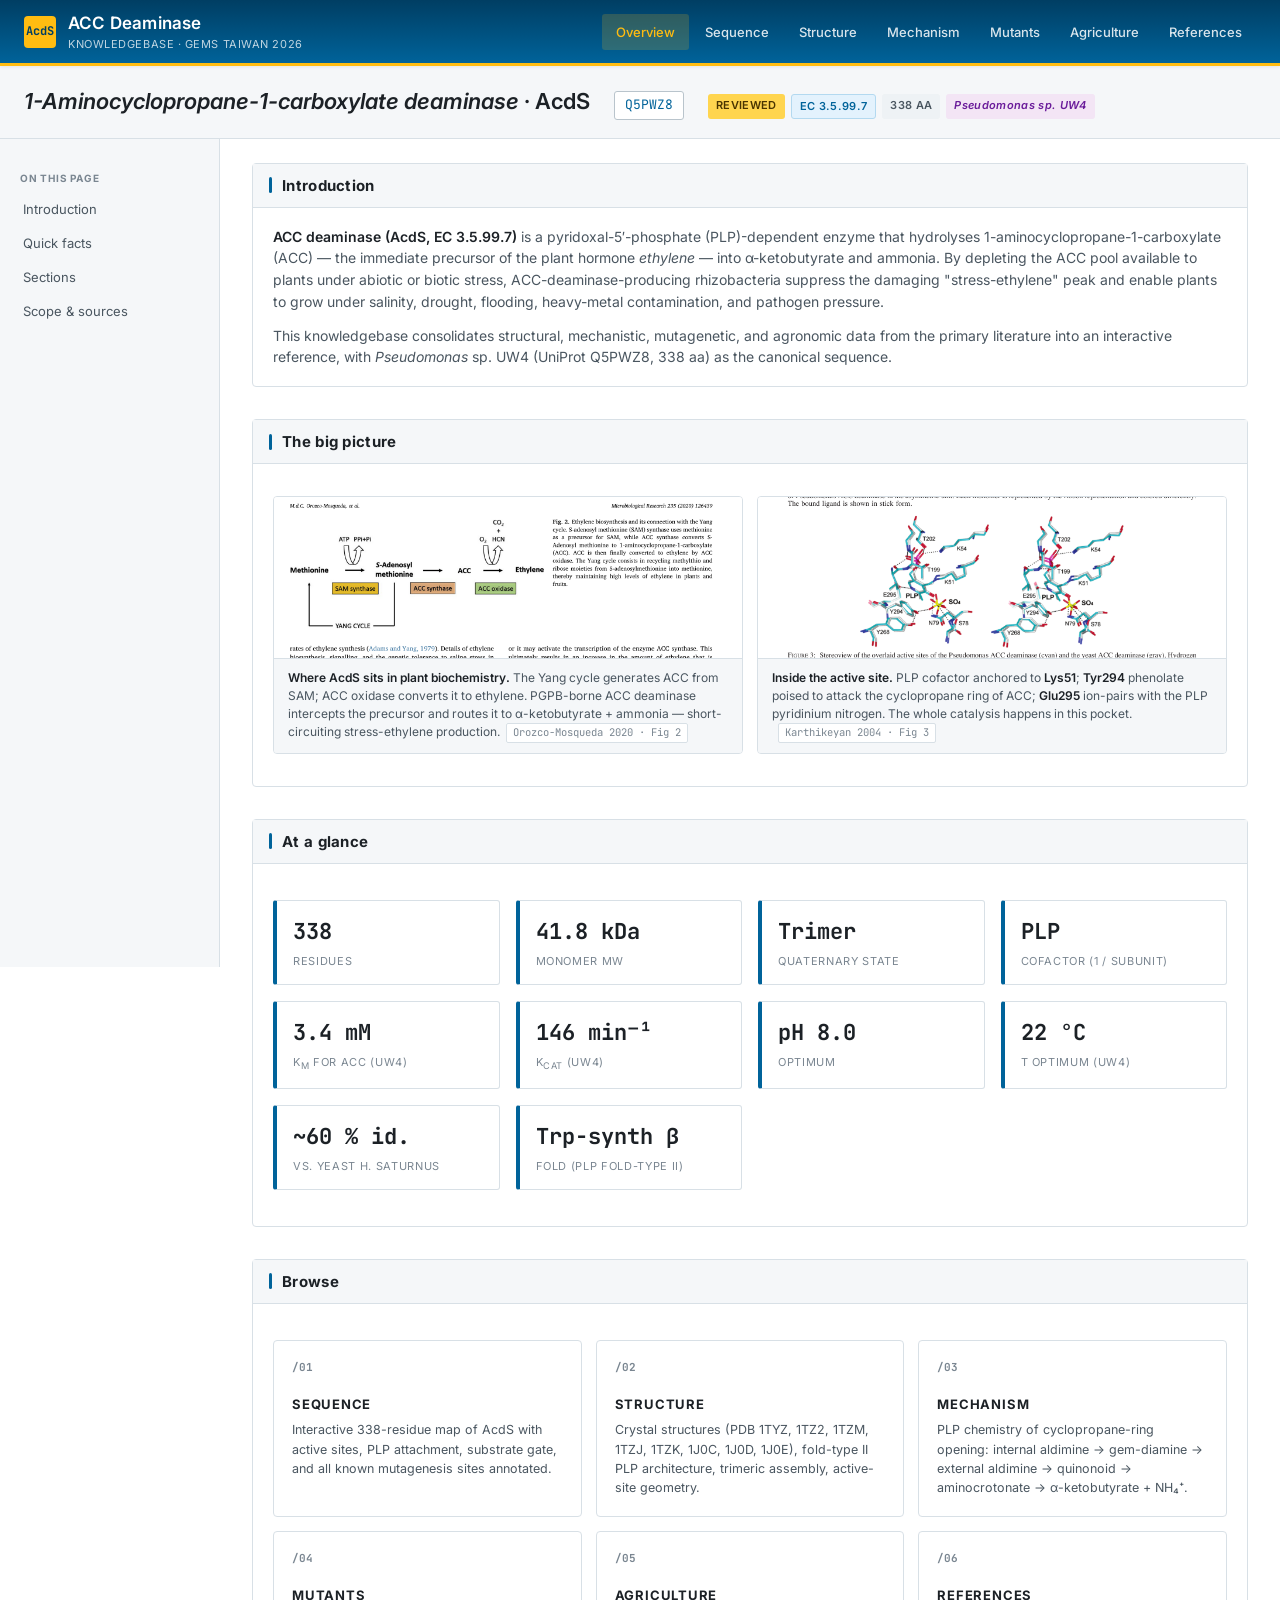
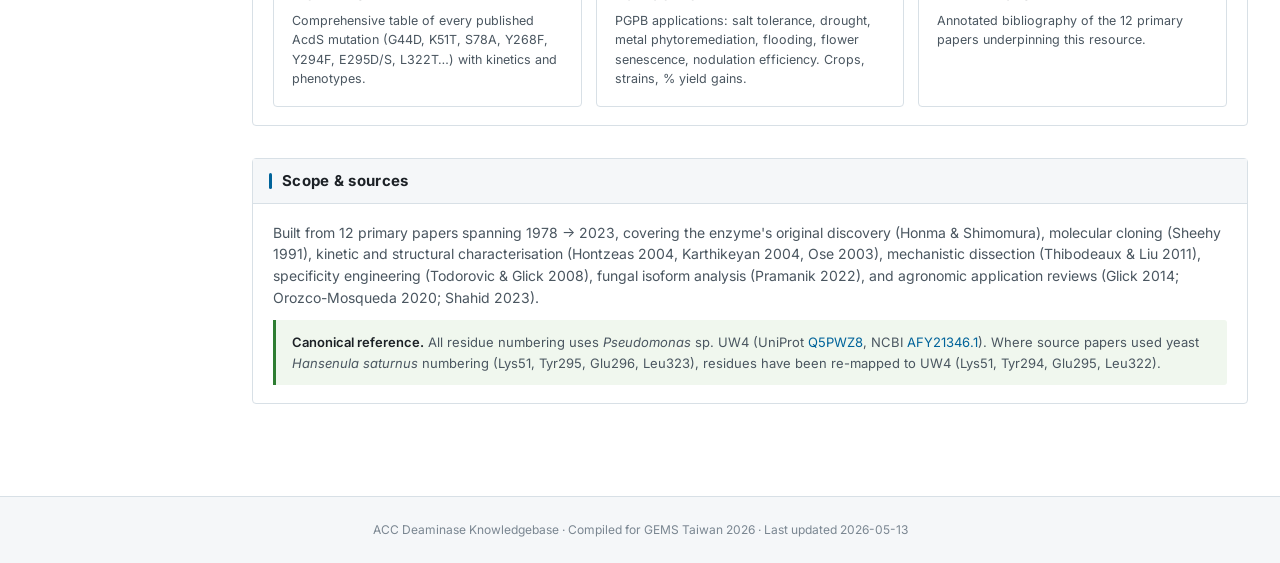
<file: index.html>
<!DOCTYPE html>
<html lang="en">
<head>
<meta charset="UTF-8">
<meta name="viewport" content="width=device-width, initial-scale=1.0">
<title>AcdS · ACC Deaminase Knowledgebase</title>
<link href="https://fonts.googleapis.com/css2?family=Inter:wght@400;500;600;700&family=JetBrains+Mono:wght@400;500;700&display=swap" rel="stylesheet">
<link rel="stylesheet" href="css/style.css">
</head>
<body>
<header class="site-header"></header>

<div class="entry-banner">
  <div class="inner">
    <h1><span class="italic">1-Aminocyclopropane-1-carboxylate deaminase</span> · AcdS</h1>
    <span class="accession">Q5PWZ8</span>
    <div class="badges">
      <span class="badge reviewed">Reviewed</span>
      <span class="badge ec">EC 3.5.99.7</span>
      <span class="badge length">338 aa</span>
      <span class="badge organism">Pseudomonas sp. UW4</span>
    </div>
  </div>
</div>

<div class="layout">
  <aside class="sidenav">
    <h4>On this page</h4>
    <a href="#intro">Introduction</a>
    <a href="#stats">Quick facts</a>
    <a href="#sections">Sections</a>
    <a href="#scope">Scope &amp; sources</a>
  </aside>

  <main class="content">

    <section class="block" id="intro">
      <h2>Introduction</h2>
      <div class="body">
        <p>
          <strong>ACC deaminase (AcdS, EC 3.5.99.7)</strong> is a pyridoxal-5′-phosphate (PLP)-dependent
          enzyme that hydrolyses 1-aminocyclopropane-1-carboxylate (ACC) — the immediate precursor of the
          plant hormone <em>ethylene</em> — into α-ketobutyrate and ammonia. By depleting the ACC pool
          available to plants under abiotic or biotic stress, ACC-deaminase-producing rhizobacteria suppress
          the damaging "stress-ethylene" peak and enable plants to grow under salinity, drought, flooding,
          heavy-metal contamination, and pathogen pressure.
        </p>
        <p>
          This knowledgebase consolidates structural, mechanistic, mutagenetic, and agronomic data from the
          primary literature into an interactive reference, with <em>Pseudomonas</em> sp. UW4 (UniProt
          Q5PWZ8, 338 aa) as the canonical sequence.
        </p>
      </div>
    </section>

    <section class="block">
      <h2>The big picture</h2>
      <div class="body">
        <div class="fig-grid cols-2">
          <figure class="fig">
            <img src="figures/orozco2020_yang_cycle.png" alt="Yang cycle and ACC deaminase interception">
            <figcaption><strong>Where AcdS sits in plant biochemistry.</strong> The Yang cycle generates ACC from SAM; ACC oxidase converts it to ethylene. PGPB-borne ACC deaminase intercepts the precursor and routes it to α-ketobutyrate + ammonia — short-circuiting stress-ethylene production.<span class="src">Orozco-Mosqueda 2020 · Fig 2</span></figcaption>
          </figure>
          <figure class="fig">
            <img src="figures/karthikeyan2004_active_site.png" alt="Active site of Pseudomonas ACCD">
            <figcaption><strong>Inside the active site.</strong> PLP cofactor anchored to <strong>Lys51</strong>; <strong>Tyr294</strong> phenolate poised to attack the cyclopropane ring of ACC; <strong>Glu295</strong> ion-pairs with the PLP pyridinium nitrogen. The whole catalysis happens in this pocket.<span class="src">Karthikeyan 2004 · Fig 3</span></figcaption>
          </figure>
        </div>
      </div>
    </section>

    <section class="block" id="stats">
      <h2>At a glance</h2>
      <div class="body">
        <div class="stat-grid">
          <div class="stat"><div class="v">338</div><div class="l">residues</div></div>
          <div class="stat"><div class="v">41.8 kDa</div><div class="l">monomer MW</div></div>
          <div class="stat"><div class="v">Trimer</div><div class="l">quaternary state</div></div>
          <div class="stat"><div class="v">PLP</div><div class="l">cofactor (1 / subunit)</div></div>
          <div class="stat"><div class="v">3.4 mM</div><div class="l">K<sub>m</sub> for ACC (UW4)</div></div>
          <div class="stat"><div class="v">146 min⁻¹</div><div class="l">k<sub>cat</sub> (UW4)</div></div>
          <div class="stat"><div class="v">pH 8.0</div><div class="l">optimum</div></div>
          <div class="stat"><div class="v">22 °C</div><div class="l">T optimum (UW4)</div></div>
          <div class="stat"><div class="v">~60 % id.</div><div class="l">vs. yeast H. saturnus</div></div>
          <div class="stat"><div class="v">Trp-synth β</div><div class="l">fold (PLP fold-type II)</div></div>
        </div>
      </div>
    </section>

    <section class="block" id="sections">
      <h2>Browse</h2>
      <div class="body">
        <div class="home-grid">
          <a class="home-card" href="sequence.html">
            <div class="icon">/01</div>
            <h3>Sequence</h3>
            <p>Interactive 338-residue map of AcdS with active sites, PLP attachment, substrate gate, and all known mutagenesis sites annotated.</p>
          </a>
          <a class="home-card" href="structure.html">
            <div class="icon">/02</div>
            <h3>Structure</h3>
            <p>Crystal structures (PDB 1TYZ, 1TZ2, 1TZM, 1TZJ, 1TZK, 1J0C, 1J0D, 1J0E), fold-type II PLP architecture, trimeric assembly, active-site geometry.</p>
          </a>
          <a class="home-card" href="mechanism.html">
            <div class="icon">/03</div>
            <h3>Mechanism</h3>
            <p>PLP chemistry of cyclopropane-ring opening: internal aldimine → gem-diamine → external aldimine → quinonoid → aminocrotonate → α-ketobutyrate + NH₄⁺.</p>
          </a>
          <a class="home-card" href="mutants.html">
            <div class="icon">/04</div>
            <h3>Mutants</h3>
            <p>Comprehensive table of every published AcdS mutation (G44D, K51T, S78A, Y268F, Y294F, E295D/S, L322T…) with kinetics and phenotypes.</p>
          </a>
          <a class="home-card" href="agriculture.html">
            <div class="icon">/05</div>
            <h3>Agriculture</h3>
            <p>PGPB applications: salt tolerance, drought, metal phytoremediation, flooding, flower senescence, nodulation efficiency. Crops, strains, % yield gains.</p>
          </a>
          <a class="home-card" href="references.html">
            <div class="icon">/06</div>
            <h3>References</h3>
            <p>Annotated bibliography of the 12 primary papers underpinning this resource.</p>
          </a>
        </div>
      </div>
    </section>

    <section class="block" id="scope">
      <h2>Scope &amp; sources</h2>
      <div class="body">
        <p>
          Built from 12 primary papers spanning 1978 → 2023, covering the enzyme's original
          discovery (Honma &amp; Shimomura), molecular cloning (Sheehy 1991), kinetic and structural
          characterisation (Hontzeas 2004, Karthikeyan 2004, Ose 2003), mechanistic dissection
          (Thibodeaux &amp; Liu 2011), specificity engineering (Todorovic &amp; Glick 2008), fungal
          isoform analysis (Pramanik 2022), and agronomic application reviews (Glick 2014;
          Orozco-Mosqueda 2020; Shahid 2023).
        </p>
        <div class="callout note">
          <strong>Canonical reference.</strong> All residue numbering uses <em>Pseudomonas</em>
          sp. UW4 (UniProt <a href="https://www.uniprot.org/uniprotkb/Q5PWZ8/entry" target="_blank">Q5PWZ8</a>,
          NCBI <a href="https://www.ncbi.nlm.nih.gov/protein/AFY21346.1" target="_blank">AFY21346.1</a>).
          Where source papers used yeast <em>Hansenula saturnus</em> numbering (Lys51, Tyr295,
          Glu296, Leu323), residues have been re-mapped to UW4 (Lys51, Tyr294, Glu295, Leu322).
        </div>
      </div>
    </section>

  </main>
</div>

<footer class="site-footer">
  ACC Deaminase Knowledgebase · Compiled for GEMS Taiwan 2026 · Last updated 2026-05-13
</footer>

<script src="js/nav.js"></script>
<script src="js/lightbox.js"></script>
</body>
</html>
</file>
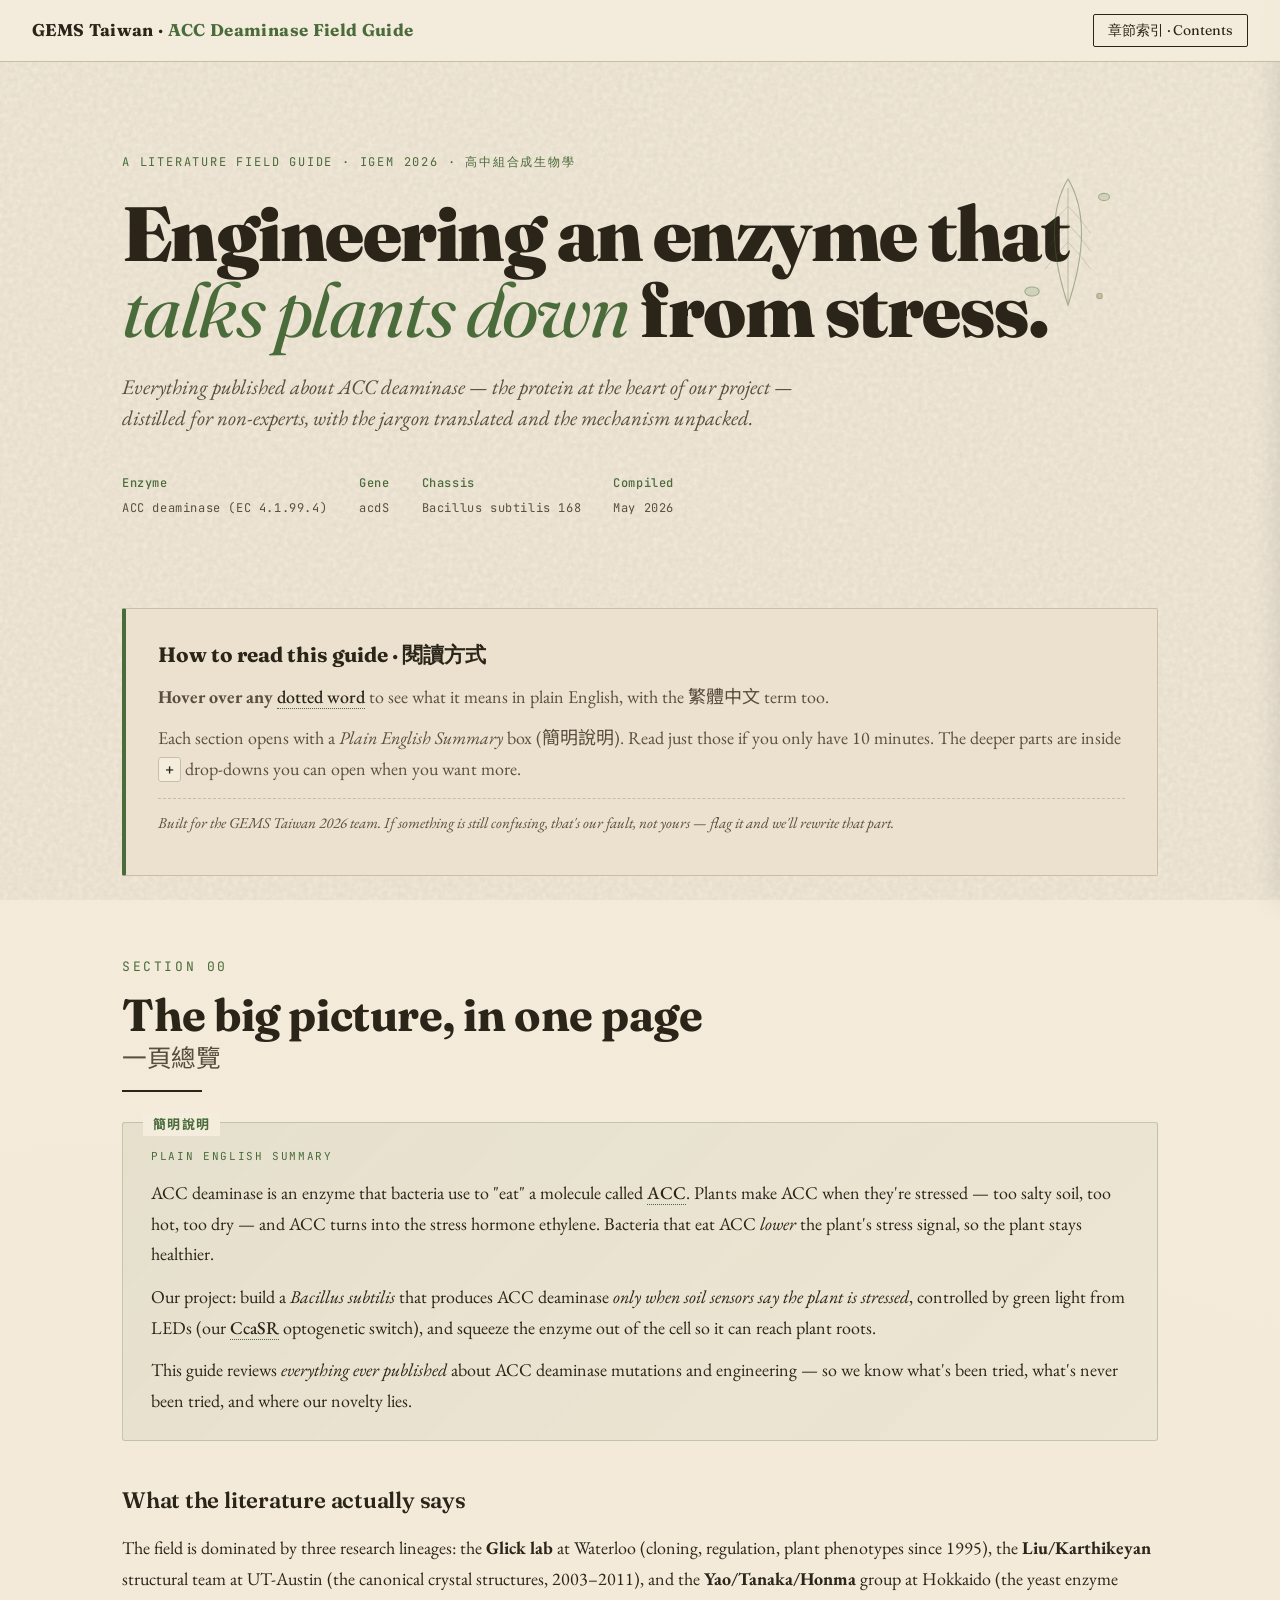
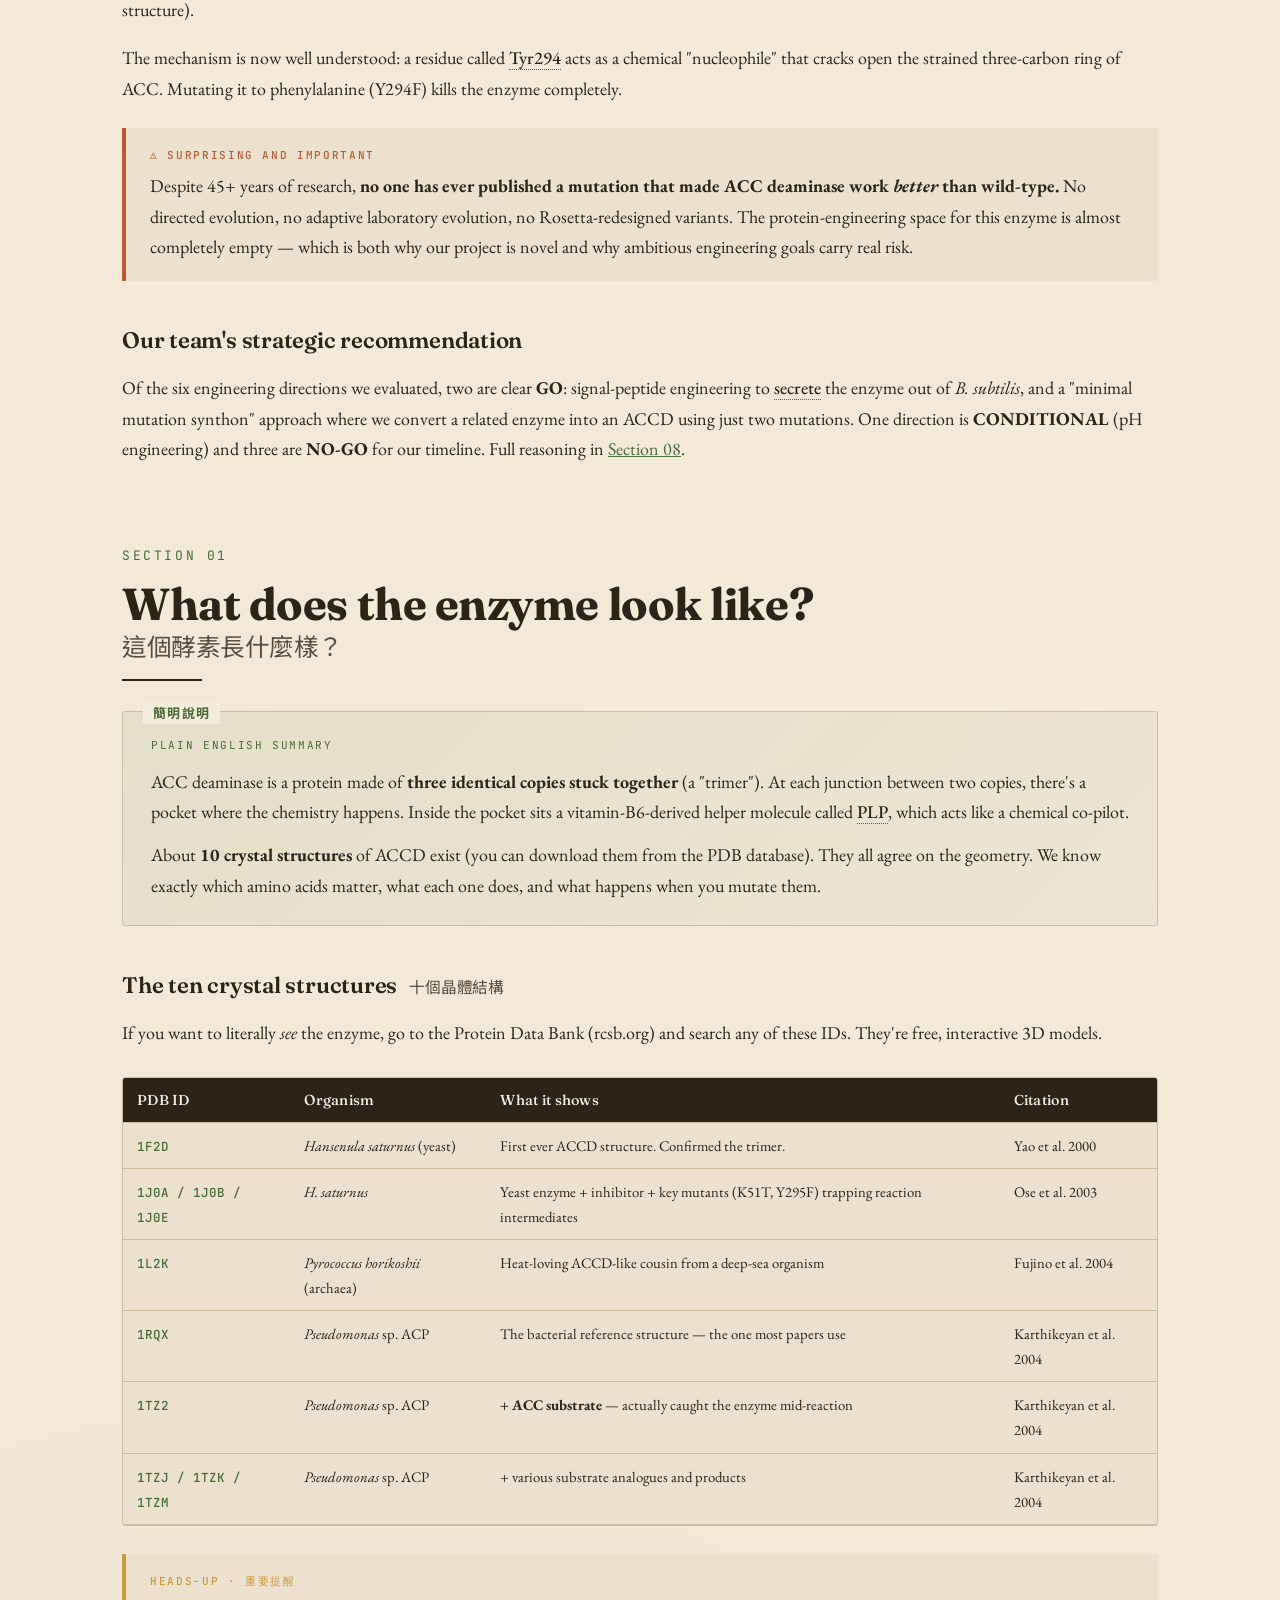
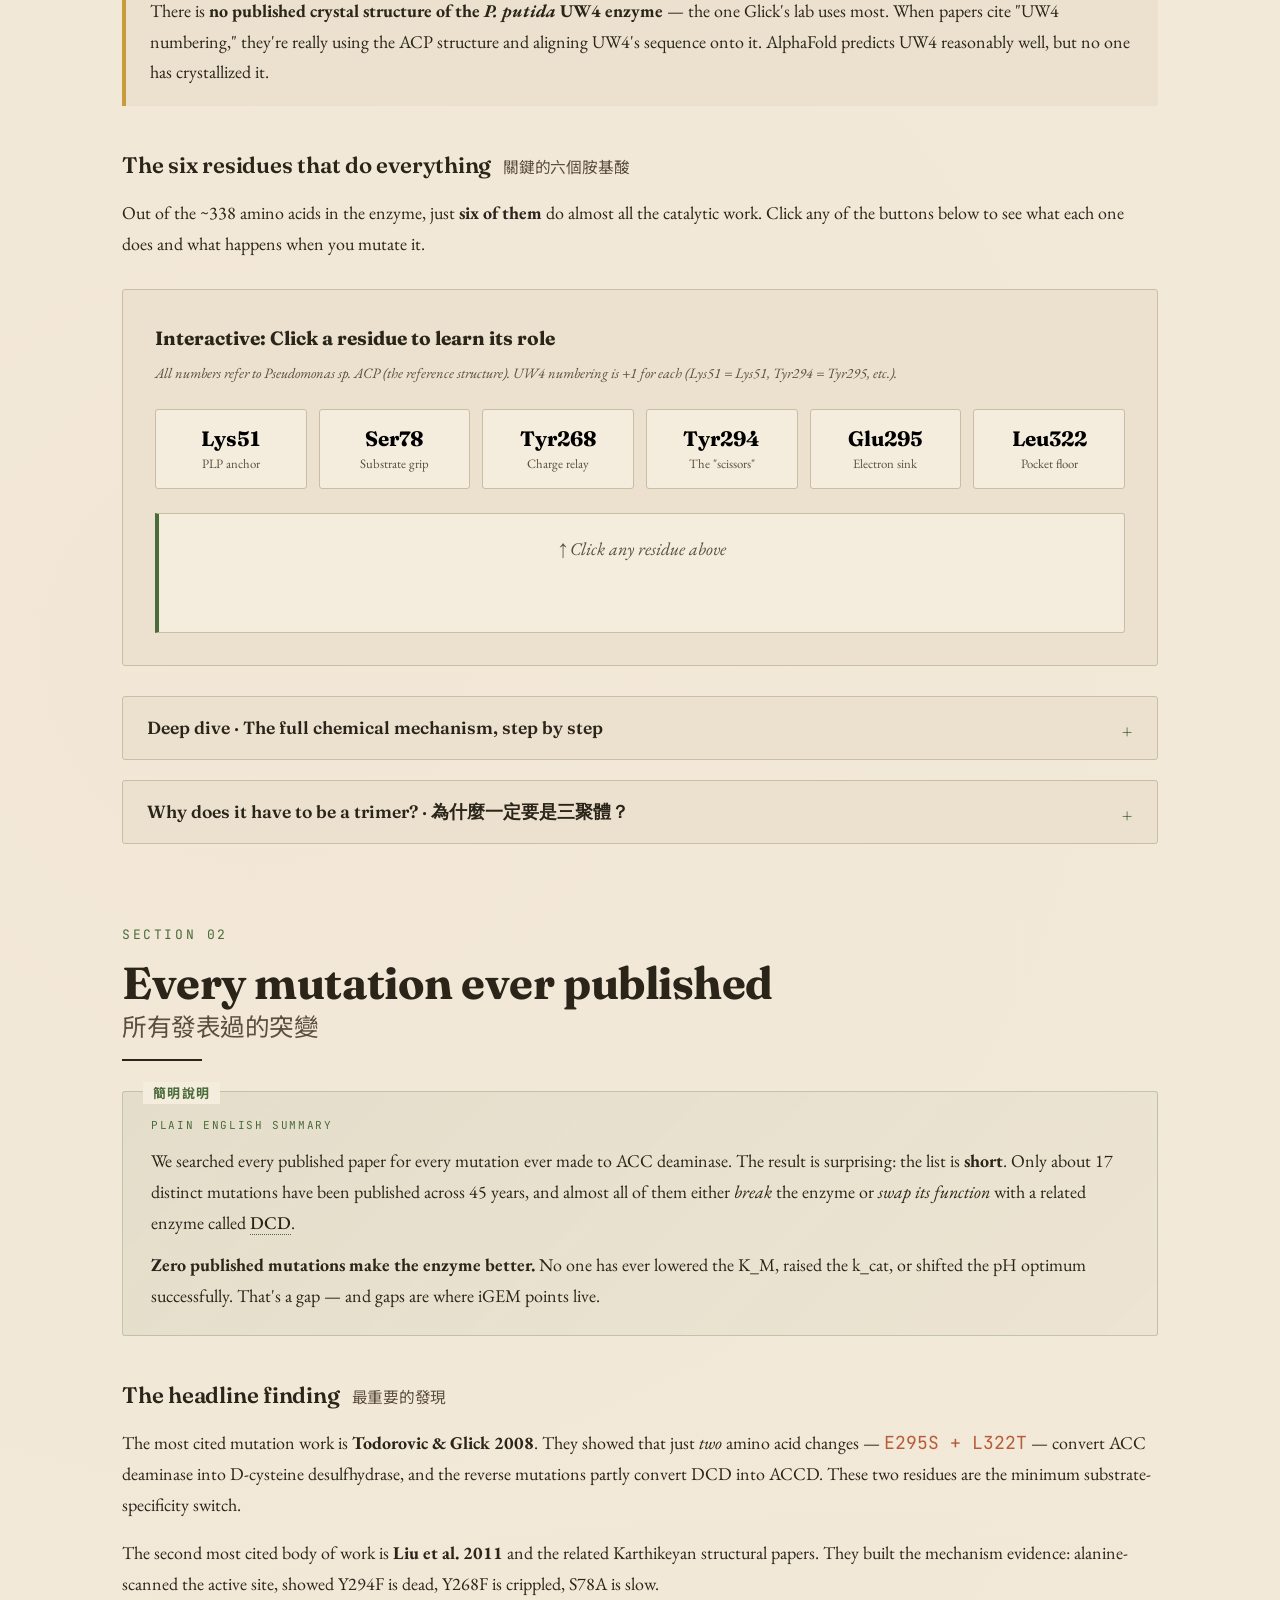
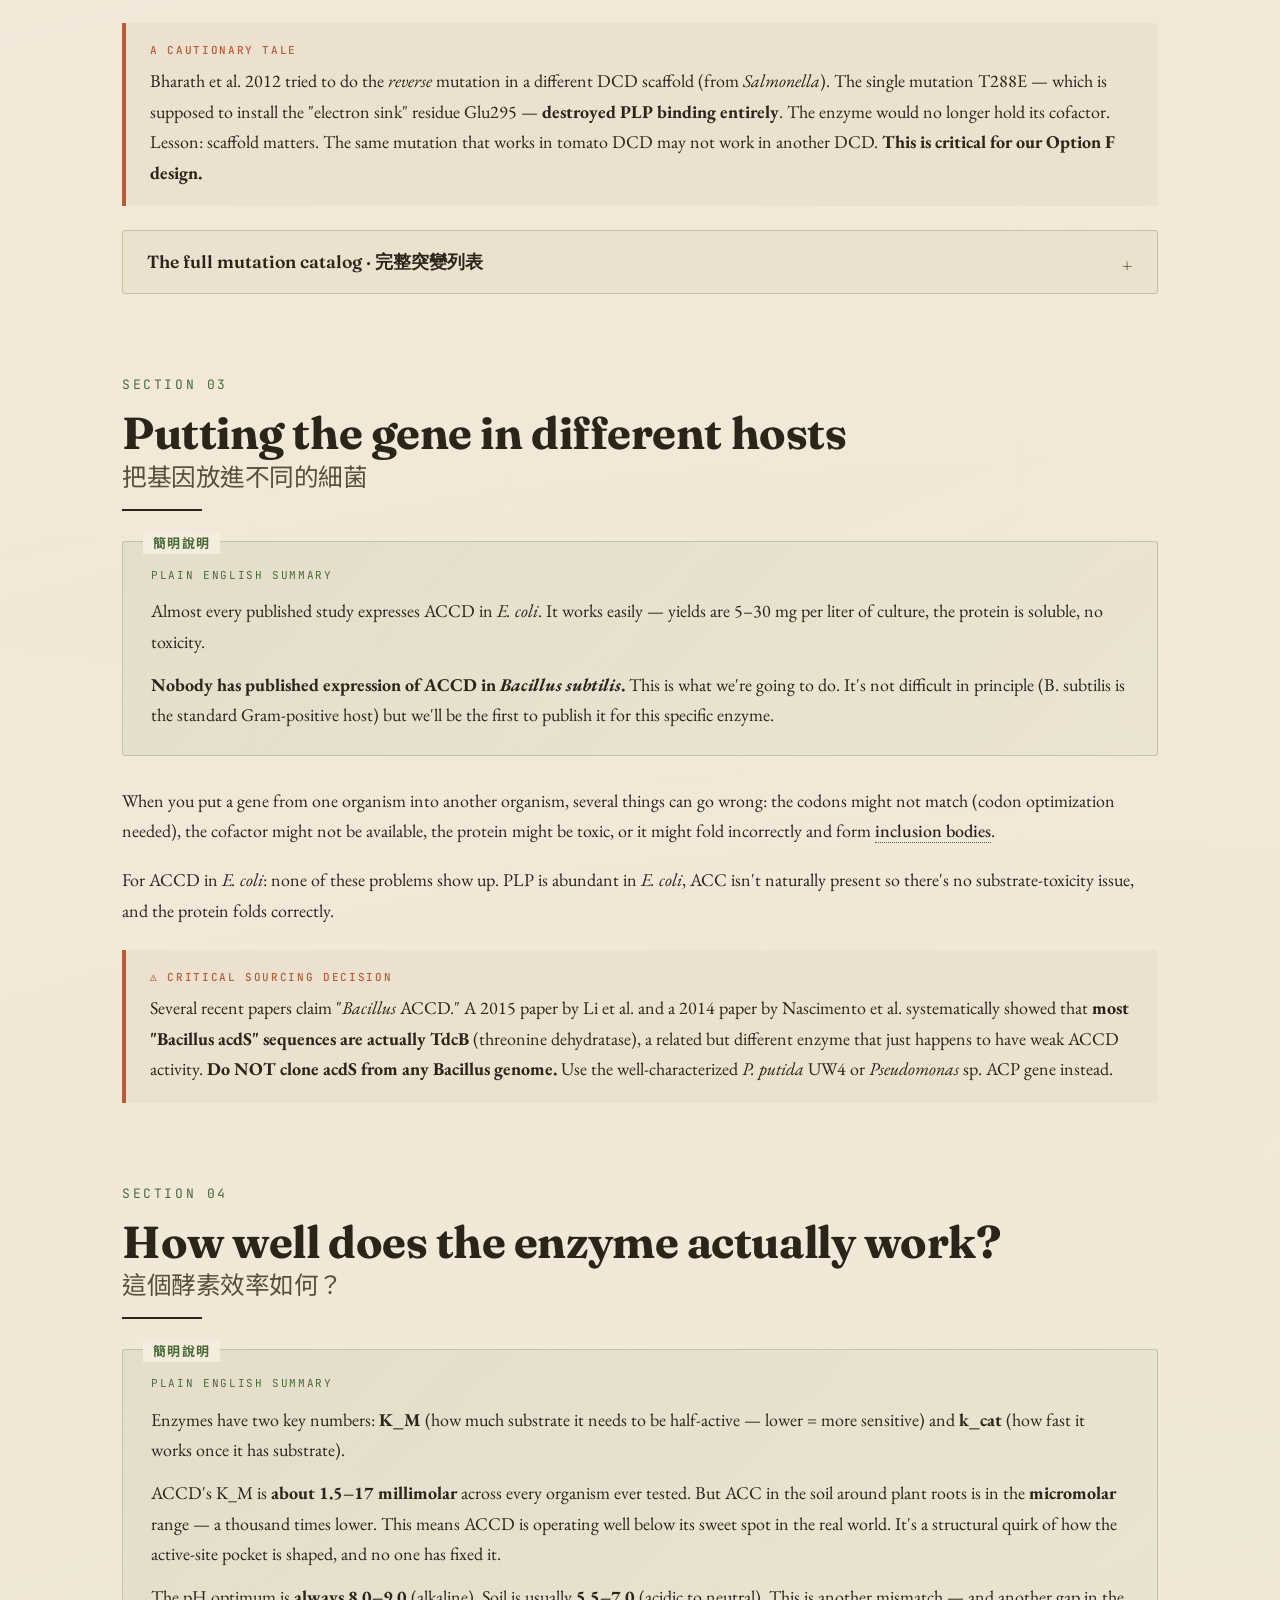
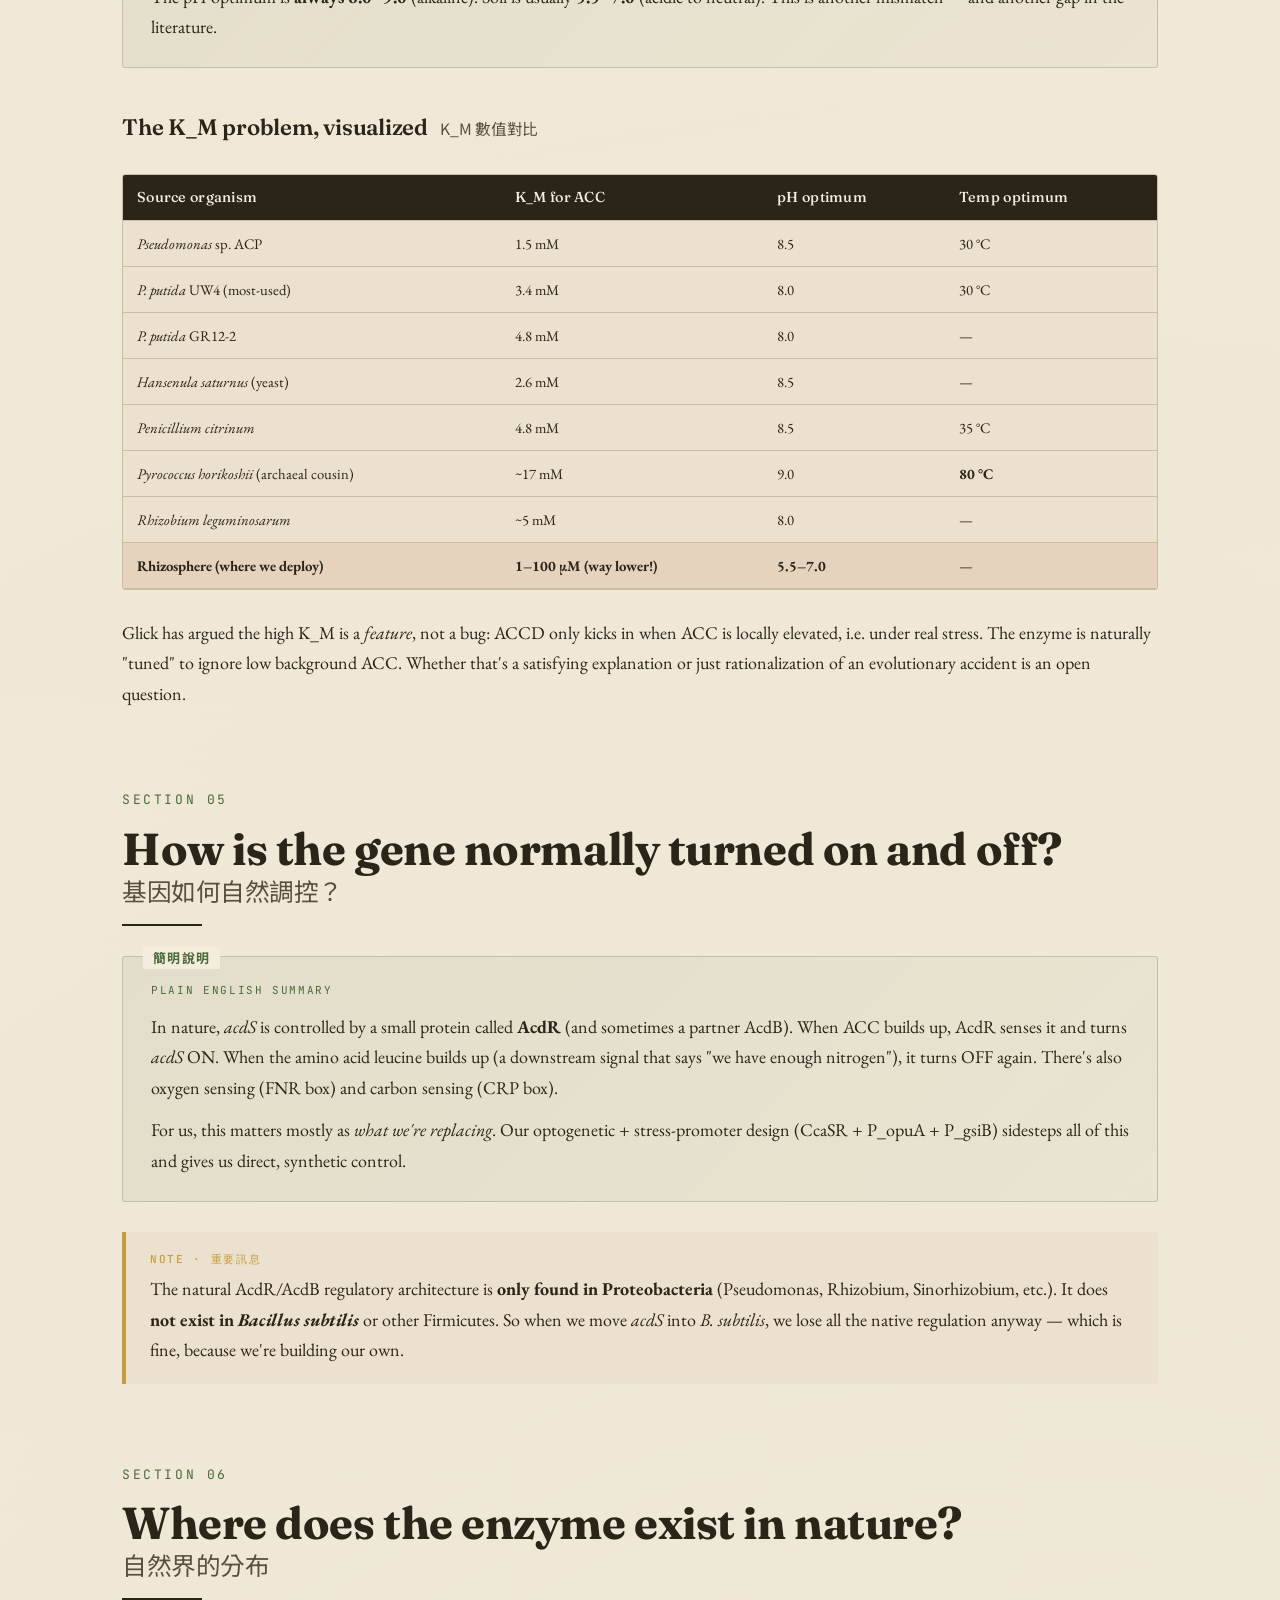
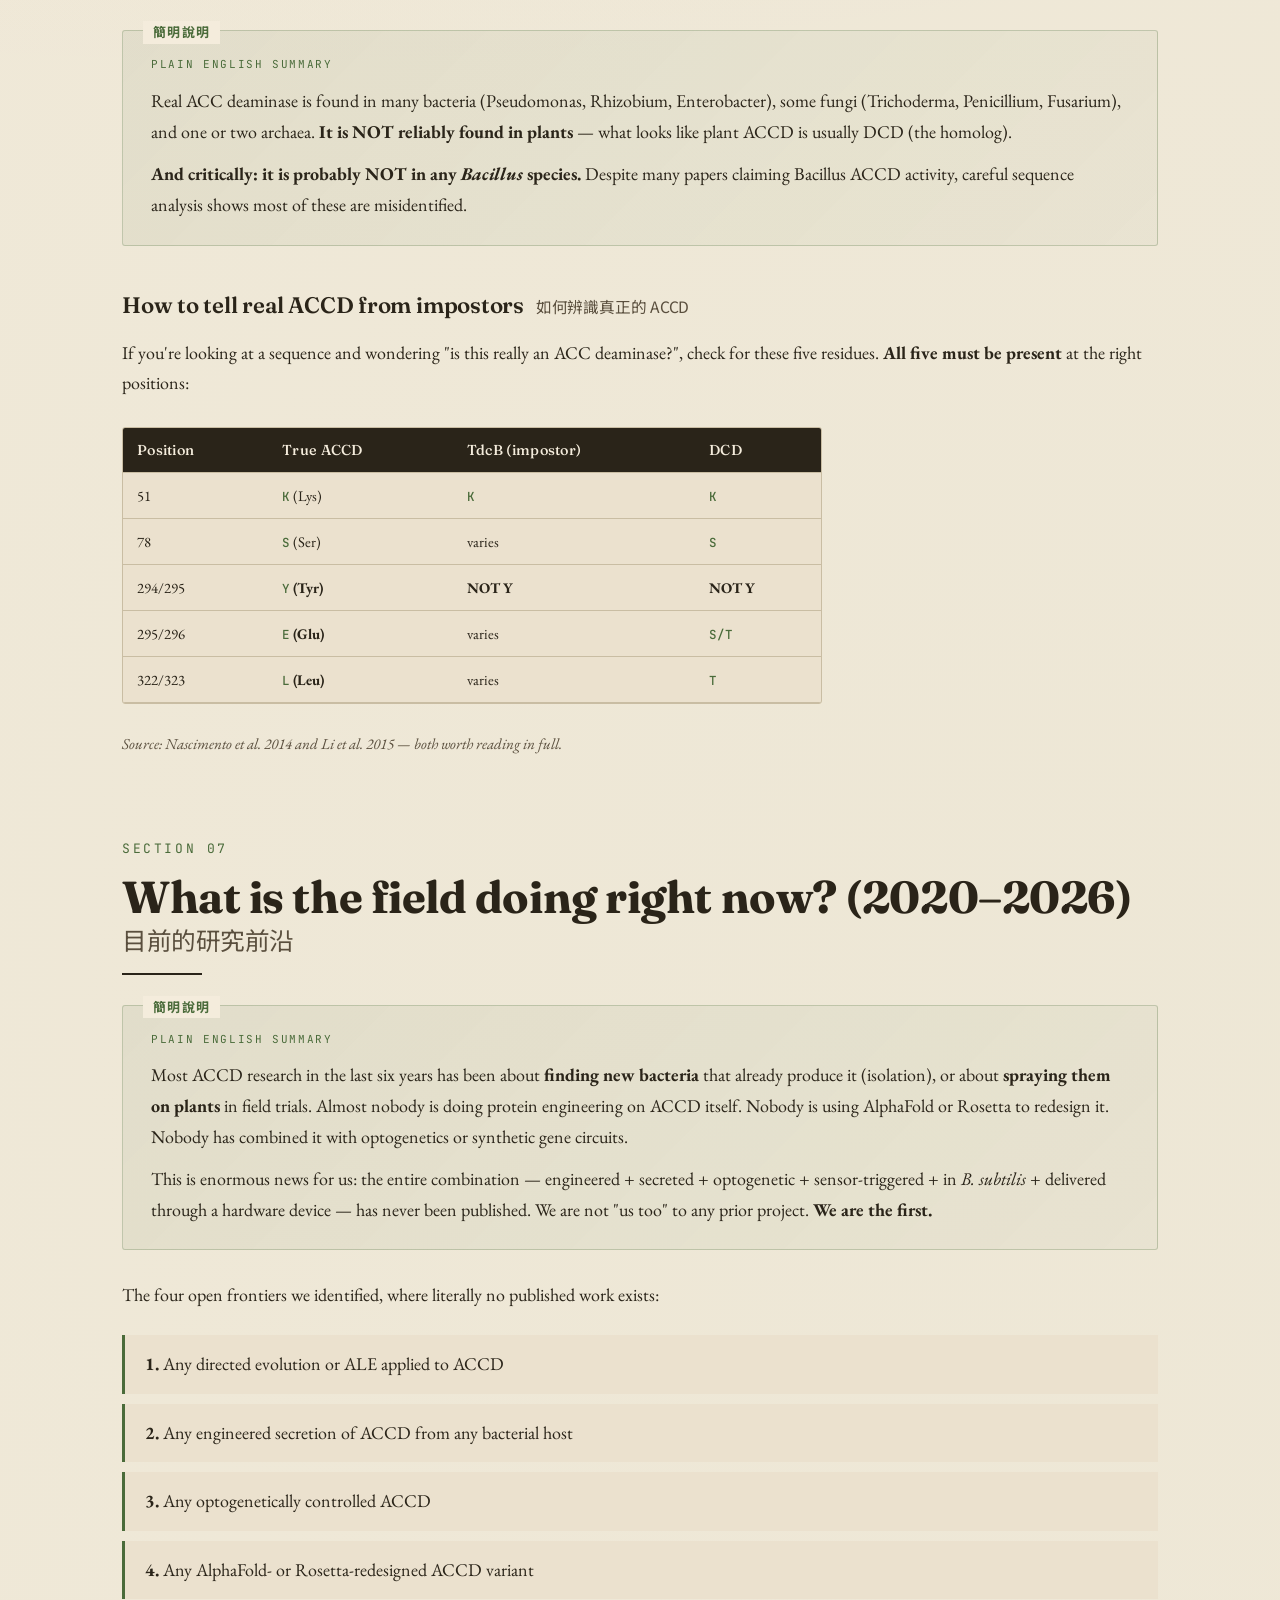
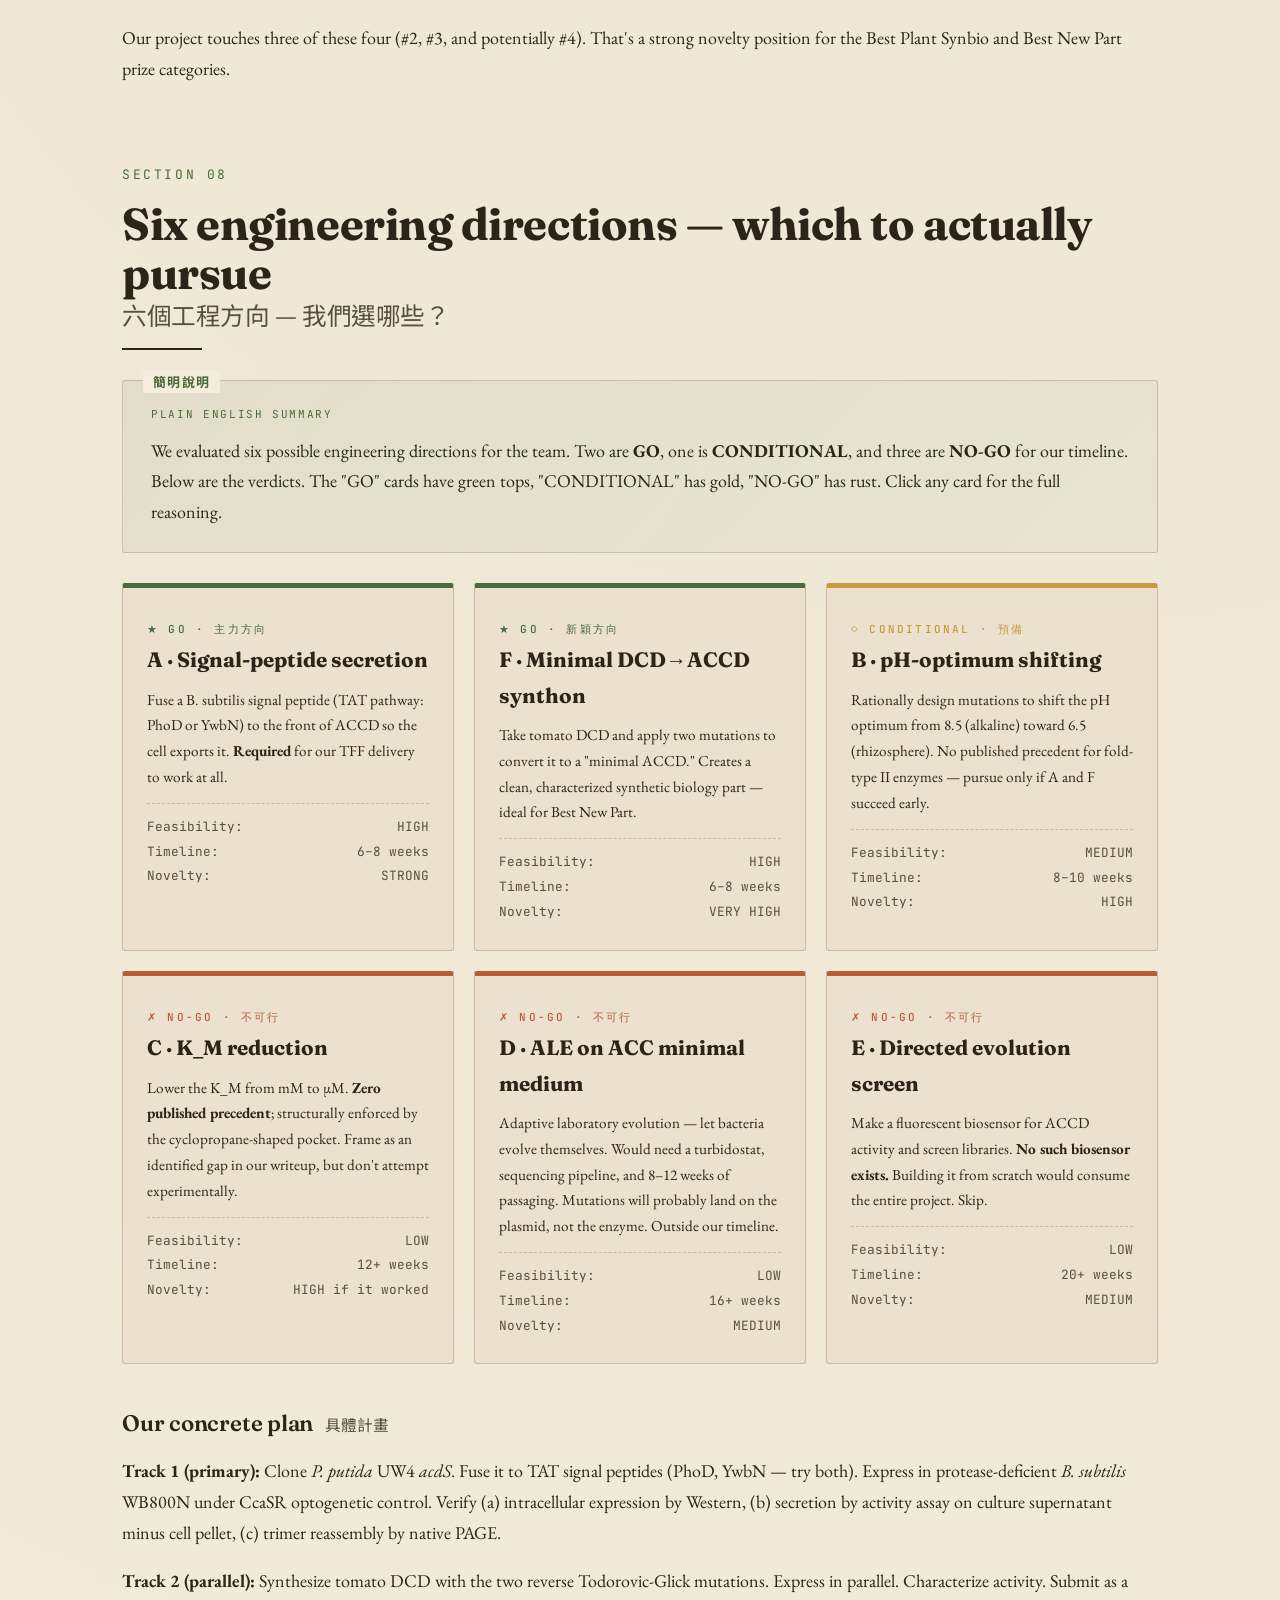
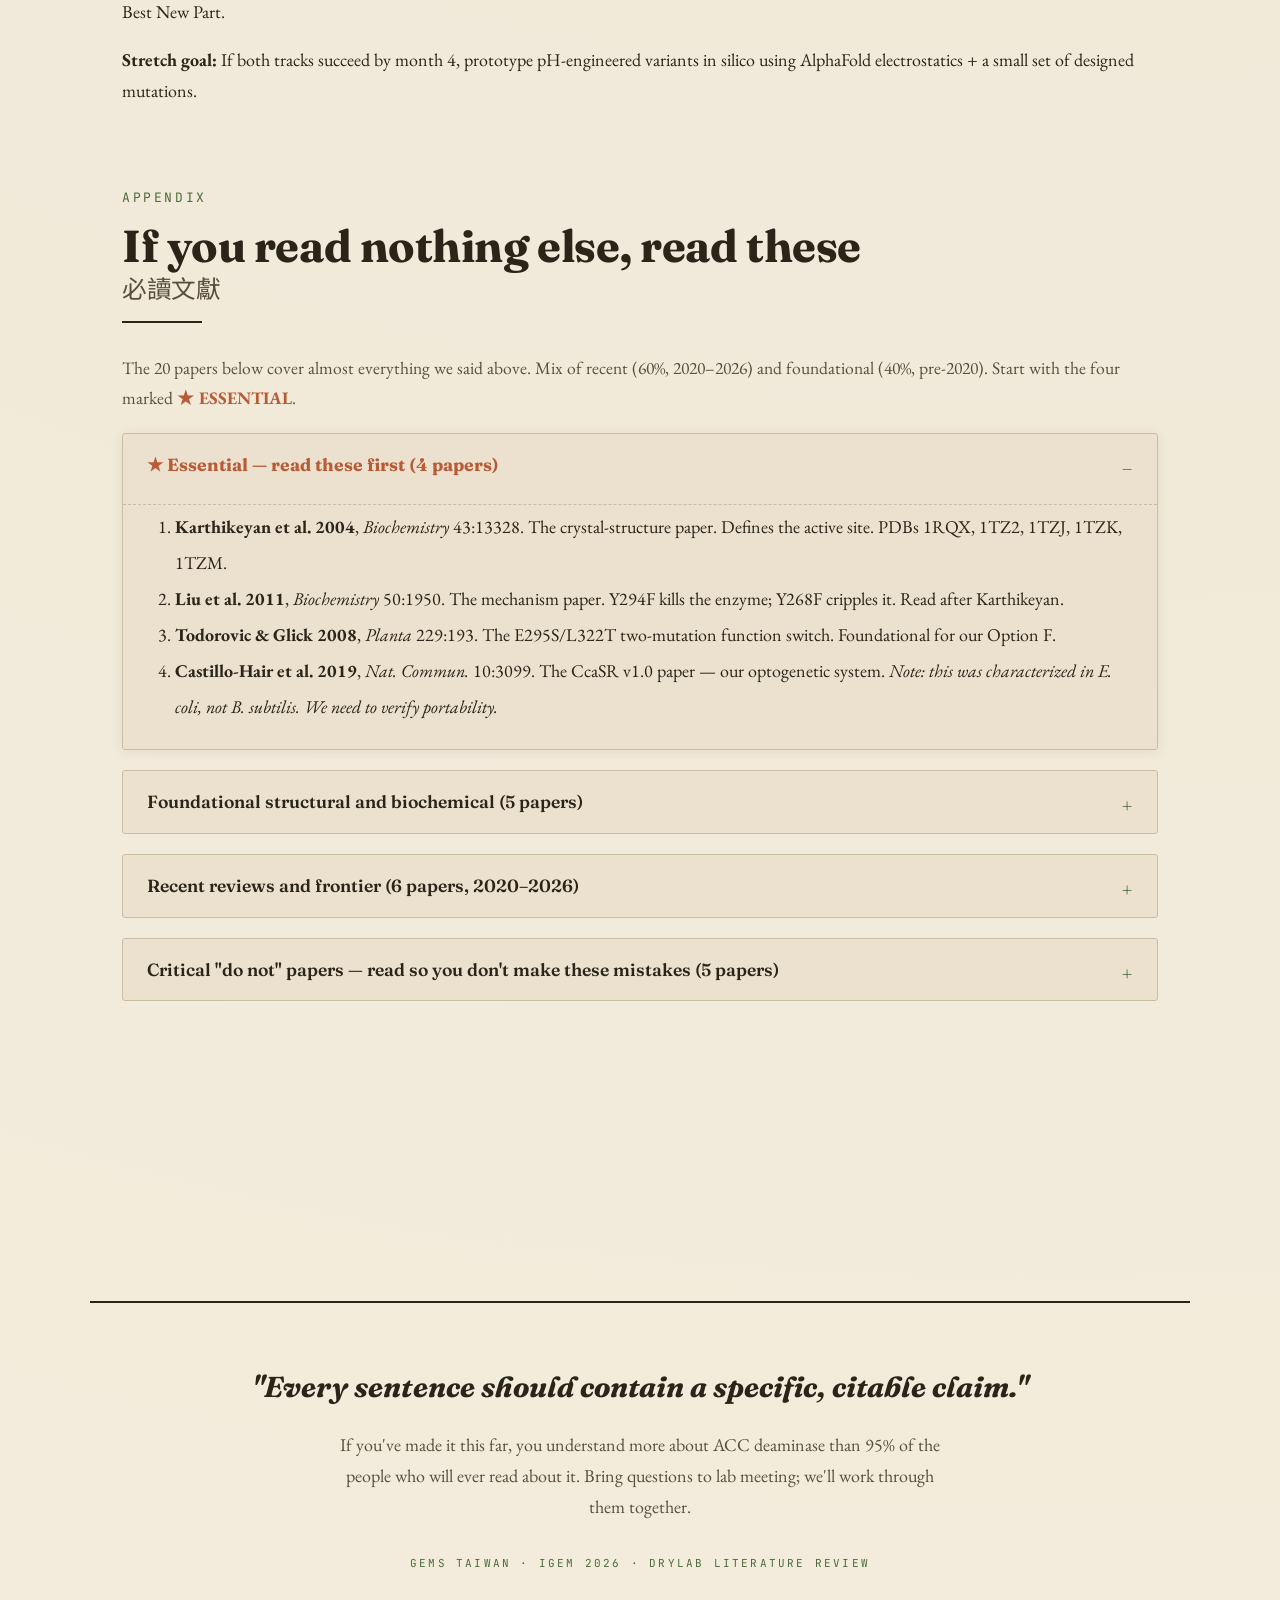
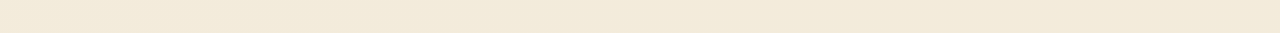
<file: accd_review.html>
<!DOCTYPE html>
<html lang="en">
<head>
<meta charset="UTF-8">
<meta name="viewport" content="width=device-width, initial-scale=1.0">
<title>ACC Deaminase — A Field Guide for GEMS Taiwan 2026</title>
<link rel="preconnect" href="https://fonts.googleapis.com">
<link rel="preconnect" href="https://fonts.gstatic.com" crossorigin>
<!-- Fraunces: warm, characterful serif for display. EB Garamond: classical body serif. JetBrains Mono: technical accents. Noto Sans TC: clean Traditional Chinese support. -->
<link href="https://fonts.googleapis.com/css2?family=Fraunces:opsz,wght@9..144,400;9..144,500;9..144,700;9..144,900&family=EB+Garamond:ital,wght@0,400;0,500;0,600;1,400&family=JetBrains+Mono:wght@400;500&family=Noto+Sans+TC:wght@400;500;700&display=swap" rel="stylesheet">

<style>
  /* ===========================================================
     Field-notebook aesthetic: cream paper, ink-dark text,
     botanical green accent. Warm, scholarly, welcoming.
     ============================================================ */
  :root {
    --paper: #f4ecdc;        /* aged cream */
    --paper-dark: #ebe1ce;   /* slightly darker for cards */
    --ink: #2a2419;          /* warm near-black */
    --ink-soft: #5a4f3e;     /* muted body text */
    --moss: #4a6b3a;         /* botanical green accent */
    --moss-light: #8fa67d;   /* lighter moss for highlights */
    --rust: #b85c38;         /* deep rust for warnings/critical */
    --gold: #c89b3c;         /* amber for callouts */
    --rule: #c9bda3;         /* hairline rule color */
    --shadow: rgba(42, 36, 25, 0.08);
  }

  * { margin: 0; padding: 0; box-sizing: border-box; }

  html { scroll-behavior: smooth; scroll-padding-top: 80px; }

  body {
    background: var(--paper);
    /* Subtle paper-grain noise so it doesn't look flat */
    background-image:
      radial-gradient(circle at 20% 30%, rgba(184, 92, 56, 0.03) 0%, transparent 50%),
      radial-gradient(circle at 80% 70%, rgba(74, 107, 58, 0.04) 0%, transparent 50%);
    color: var(--ink);
    font-family: 'EB Garamond', 'Noto Sans TC', Georgia, serif;
    font-size: 18px;
    line-height: 1.7;
    -webkit-font-smoothing: antialiased;
  }

  /* Subtle paper texture overlay using a tiny SVG noise pattern */
  body::before {
    content: '';
    position: fixed;
    inset: 0;
    pointer-events: none;
    z-index: 1;
    opacity: 0.25;
    background-image: url("data:image/svg+xml,%3Csvg viewBox='0 0 200 200' xmlns='http://www.w3.org/2000/svg'%3E%3Cfilter id='n'%3E%3CfeTurbulence type='fractalNoise' baseFrequency='0.9' numOctaves='2' stitchTiles='stitch'/%3E%3CfeColorMatrix values='0 0 0 0 0.16 0 0 0 0 0.14 0 0 0 0 0.1 0 0 0 0.5 0'/%3E%3C/filter%3E%3Crect width='100%25' height='100%25' filter='url(%23n)'/%3E%3C/svg%3E");
    mix-blend-mode: multiply;
  }

  /* ===== TOP NAVIGATION =================================== */
  nav.topbar {
    position: sticky; top: 0; z-index: 100;
    background: rgba(244, 236, 220, 0.92);
    backdrop-filter: blur(8px);
    border-bottom: 1px solid var(--rule);
    padding: 14px 32px;
    display: flex; justify-content: space-between; align-items: center;
    font-family: 'Fraunces', serif;
  }
  nav.topbar .brand {
    font-weight: 700; font-size: 17px; letter-spacing: 0.02em;
  }
  nav.topbar .brand .accent { color: var(--moss); }
  nav.topbar .toc-toggle {
    background: none; border: 1px solid var(--ink); color: var(--ink);
    padding: 6px 14px; font-family: 'Fraunces', serif; font-size: 14px;
    cursor: pointer; border-radius: 2px;
    transition: all 0.2s;
  }
  nav.topbar .toc-toggle:hover { background: var(--ink); color: var(--paper); }

  /* ===== HERO ============================================ */
  header.hero {
    position: relative;
    padding: 90px 32px 60px;
    max-width: 1100px; margin: 0 auto;
    z-index: 2;
  }
  .eyebrow {
    font-family: 'JetBrains Mono', monospace;
    font-size: 12px; letter-spacing: 0.15em; text-transform: uppercase;
    color: var(--moss); margin-bottom: 24px;
  }
  h1.title {
    font-family: 'Fraunces', serif;
    font-weight: 900; font-size: clamp(2.4rem, 6vw, 4.8rem);
    line-height: 0.98; letter-spacing: -0.02em;
    color: var(--ink); margin-bottom: 24px;
  }
  h1.title .italic { font-style: italic; font-weight: 400; color: var(--moss); }
  .subtitle {
    font-size: 1.3rem; color: var(--ink-soft);
    max-width: 680px; font-style: italic;
    line-height: 1.5;
  }
  .hero-meta {
    margin-top: 40px;
    display: flex; flex-wrap: wrap; gap: 32px;
    font-family: 'JetBrains Mono', monospace; font-size: 12px;
    color: var(--ink-soft); letter-spacing: 0.05em;
  }
  .hero-meta div span { display: block; color: var(--moss); font-weight: 500; margin-bottom: 4px; }

  /* Decorative botanical mark */
  .botanical {
    position: absolute; right: 32px; top: 90px;
    width: 180px; height: 180px; opacity: 0.45;
  }

  /* ===== HOW-TO-READ BANNER ============================== */
  .howto {
    max-width: 1100px; margin: 30px auto 60px; padding: 0 32px;
    position: relative; z-index: 2;
  }
  .howto-card {
    background: var(--paper-dark);
    border: 1px solid var(--rule);
    border-left: 4px solid var(--moss);
    padding: 28px 32px;
    border-radius: 2px;
  }
  .howto-card h3 {
    font-family: 'Fraunces', serif; font-weight: 700;
    font-size: 1.3rem; margin-bottom: 10px; color: var(--ink);
  }
  .howto-card p { color: var(--ink-soft); margin-bottom: 10px; }
  .howto-card .tip {
    font-size: 0.95rem; color: var(--ink-soft); font-style: italic;
    padding-top: 12px; border-top: 1px dashed var(--rule); margin-top: 14px;
  }
  .howto-card kbd {
    font-family: 'JetBrains Mono', monospace; font-size: 0.85em;
    background: var(--paper); padding: 1px 6px; border: 1px solid var(--rule);
    border-radius: 3px; color: var(--ink);
  }

  /* ===== MAIN CONTENT WIDTH ============================== */
  main { max-width: 1100px; margin: 0 auto; padding: 0 32px 120px; position: relative; z-index: 2; }

  /* ===== SECTION STYLING ================================= */
  section.chapter {
    margin: 80px 0;
    scroll-margin-top: 80px;
  }
  .section-number {
    font-family: 'JetBrains Mono', monospace;
    font-size: 13px; letter-spacing: 0.2em;
    color: var(--moss); margin-bottom: 12px;
  }
  h2.section-title {
    font-family: 'Fraunces', serif; font-weight: 700;
    font-size: clamp(1.8rem, 3.5vw, 2.8rem);
    line-height: 1.1; letter-spacing: -0.01em;
    color: var(--ink); margin-bottom: 8px;
  }
  h2.section-title .cn {
    display: block; font-size: 0.55em; font-weight: 400;
    color: var(--ink-soft); font-family: 'Noto Sans TC', sans-serif;
    margin-top: 4px;
  }
  .section-divider {
    width: 80px; height: 2px; background: var(--ink);
    margin: 20px 0 30px;
  }

  /* ===== PLAIN ENGLISH BOX =============================== */
  .plain-english {
    background: linear-gradient(135deg, rgba(74, 107, 58, 0.08), rgba(74, 107, 58, 0.03));
    border: 1px solid rgba(74, 107, 58, 0.25);
    border-radius: 3px;
    padding: 24px 28px; margin: 30px 0;
    position: relative;
  }
  .plain-english::before {
    content: '簡明說明';
    position: absolute; top: -10px; left: 20px;
    background: var(--paper); padding: 0 10px;
    font-family: 'Noto Sans TC', sans-serif; font-size: 13px;
    font-weight: 700; color: var(--moss); letter-spacing: 0.1em;
  }
  .plain-english .label-en {
    font-family: 'JetBrains Mono', monospace;
    font-size: 11px; letter-spacing: 0.15em; text-transform: uppercase;
    color: var(--moss); margin-bottom: 12px; display: block;
  }
  .plain-english p { color: var(--ink); margin-bottom: 12px; }
  .plain-english p:last-child { margin-bottom: 0; }

  /* ===== STANDARD CONTENT ================================ */
  p { margin-bottom: 18px; color: var(--ink); }
  p.intro-para { font-size: 1.1rem; color: var(--ink-soft); }
  h3.sub {
    font-family: 'Fraunces', serif; font-weight: 600;
    font-size: 1.4rem; margin: 40px 0 14px;
    color: var(--ink); letter-spacing: -0.01em;
  }
  h3.sub .cn {
    font-family: 'Noto Sans TC', sans-serif; font-size: 0.7em;
    font-weight: 400; color: var(--ink-soft); margin-left: 12px;
  }
  h4.subsub {
    font-family: 'Fraunces', serif; font-weight: 600;
    font-size: 1.1rem; margin: 24px 0 10px;
    color: var(--moss);
  }

  /* ===== JARGON TOOLTIPS ================================= */
  .jargon {
    border-bottom: 1.5px dotted var(--moss);
    cursor: help; position: relative;
    color: var(--ink); font-weight: 500;
    transition: background 0.15s;
  }
  .jargon:hover { background: rgba(74, 107, 58, 0.1); }
  .jargon .tip {
    visibility: hidden; opacity: 0;
    position: absolute; bottom: calc(100% + 8px); left: 50%;
    transform: translateX(-50%);
    background: var(--ink); color: var(--paper);
    padding: 12px 16px; border-radius: 3px;
    width: 290px; font-family: 'EB Garamond', 'Noto Sans TC', serif;
    font-size: 14px; font-weight: 400; line-height: 1.5;
    z-index: 50; pointer-events: none;
    transition: opacity 0.2s, visibility 0.2s;
    box-shadow: 0 4px 20px rgba(0,0,0,0.3);
  }
  .jargon .tip::after {
    content: ''; position: absolute; top: 100%; left: 50%;
    transform: translateX(-50%);
    border: 6px solid transparent; border-top-color: var(--ink);
  }
  .jargon .tip strong { color: var(--moss-light); }
  .jargon .tip .cn-term {
    font-family: 'Noto Sans TC', sans-serif;
    color: var(--gold); font-weight: 500;
    display: block; margin-top: 6px; padding-top: 6px;
    border-top: 1px dashed rgba(255,255,255,0.2);
  }
  .jargon:hover .tip { visibility: visible; opacity: 1; }

  /* ===== CALLOUTS ======================================== */
  .callout {
    background: var(--paper-dark);
    border-left: 4px solid var(--gold);
    padding: 18px 24px; margin: 24px 0;
    border-radius: 0 3px 3px 0;
  }
  .callout.critical { border-left-color: var(--rust); }
  .callout.go { border-left-color: var(--moss); }
  .callout .label {
    font-family: 'JetBrains Mono', monospace; font-size: 11px;
    letter-spacing: 0.15em; text-transform: uppercase;
    color: var(--gold); font-weight: 500; display: block;
    margin-bottom: 6px;
  }
  .callout.critical .label { color: var(--rust); }
  .callout.go .label { color: var(--moss); }
  .callout p:last-child { margin-bottom: 0; }

  /* ===== TABLES ========================================== */
  .table-wrap {
    overflow-x: auto; margin: 28px 0;
    border: 1px solid var(--rule); border-radius: 3px;
    background: var(--paper-dark);
  }
  table {
    width: 100%; border-collapse: collapse;
    font-size: 0.92rem; font-family: 'EB Garamond', 'Noto Sans TC', serif;
  }
  th, td {
    padding: 10px 14px; text-align: left;
    border-bottom: 1px solid var(--rule); vertical-align: top;
  }
  th {
    background: var(--ink); color: var(--paper);
    font-family: 'Fraunces', serif; font-weight: 500;
    letter-spacing: 0.02em; font-size: 0.9rem;
  }
  tbody tr:hover { background: rgba(74, 107, 58, 0.05); }
  td code, th code {
    font-family: 'JetBrains Mono', monospace; font-size: 0.85em;
    color: var(--moss); font-weight: 500;
  }

  /* ===== EXPANDABLE SECTIONS ============================= */
  details {
    margin: 20px 0; border: 1px solid var(--rule);
    background: var(--paper-dark); border-radius: 3px;
    transition: all 0.3s;
  }
  details[open] { box-shadow: 0 2px 12px var(--shadow); }
  summary {
    padding: 16px 24px; cursor: pointer;
    font-family: 'Fraunces', serif; font-weight: 600;
    font-size: 1.1rem; color: var(--ink);
    list-style: none; position: relative;
    user-select: none;
  }
  summary::-webkit-details-marker { display: none; }
  summary::after {
    content: '+'; position: absolute; right: 24px;
    font-size: 1.4rem; font-weight: 300; color: var(--moss);
    transition: transform 0.2s;
  }
  details[open] summary::after { content: '−'; }
  details > div.details-body {
    padding: 4px 28px 24px;
    border-top: 1px dashed var(--rule);
    margin-top: 8px;
  }

  /* ===== KEY-RESIDUE INTERACTIVE DIAGRAM ================= */
  .residue-diagram {
    background: var(--paper-dark);
    border: 1px solid var(--rule); border-radius: 3px;
    padding: 32px; margin: 30px 0;
  }
  .residue-diagram h4 {
    font-family: 'Fraunces', serif; font-size: 1.2rem;
    margin-bottom: 6px; color: var(--ink);
  }
  .residue-diagram .hint {
    font-size: 0.9rem; color: var(--ink-soft);
    font-style: italic; margin-bottom: 24px;
  }
  .residue-grid {
    display: grid;
    grid-template-columns: repeat(auto-fit, minmax(140px, 1fr));
    gap: 12px;
  }
  .residue-btn {
    background: var(--paper); border: 1px solid var(--rule);
    padding: 16px 12px; border-radius: 3px;
    cursor: pointer; text-align: center;
    font-family: 'Fraunces', serif;
    transition: all 0.2s;
  }
  .residue-btn:hover { border-color: var(--moss); transform: translateY(-2px); box-shadow: 0 4px 10px var(--shadow); }
  .residue-btn.active { background: var(--moss); color: var(--paper); border-color: var(--moss); }
  .residue-btn .res-name { font-size: 1.3rem; font-weight: 700; display: block; }
  .residue-btn .res-role { font-size: 0.8rem; color: var(--ink-soft); margin-top: 4px; display: block; font-family: 'EB Garamond', serif; }
  .residue-btn.active .res-role { color: rgba(244, 236, 220, 0.85); }
  .residue-info {
    margin-top: 24px; padding: 20px 24px;
    background: var(--paper); border: 1px solid var(--rule);
    border-left: 4px solid var(--moss); border-radius: 0 3px 3px 0;
    min-height: 120px;
  }
  .residue-info .placeholder {
    color: var(--ink-soft); font-style: italic; text-align: center;
  }
  .residue-info h5 {
    font-family: 'Fraunces', serif; font-size: 1.2rem;
    color: var(--ink); margin-bottom: 8px;
  }
  .residue-info .cn-name {
    font-family: 'Noto Sans TC', sans-serif; color: var(--gold);
    font-size: 0.9rem; display: block; margin-bottom: 12px;
  }
  .residue-info p { margin-bottom: 10px; }
  .residue-info .mutation { font-family: 'JetBrains Mono', monospace; color: var(--rust); font-weight: 500; }

  /* ===== MUTATION TABLE FILTER =========================== */
  .mut-controls {
    display: flex; flex-wrap: wrap; gap: 10px;
    margin-bottom: 20px; align-items: center;
  }
  .mut-controls .label {
    font-family: 'JetBrains Mono', monospace; font-size: 12px;
    text-transform: uppercase; letter-spacing: 0.1em;
    color: var(--ink-soft); margin-right: 6px;
  }
  .filter-btn {
    background: var(--paper); border: 1px solid var(--rule);
    padding: 6px 14px; border-radius: 20px;
    font-family: 'Fraunces', serif; font-size: 0.9rem;
    cursor: pointer; transition: all 0.15s;
    color: var(--ink);
  }
  .filter-btn:hover { border-color: var(--moss); }
  .filter-btn.active { background: var(--moss); color: var(--paper); border-color: var(--moss); }

  /* ===== STRATEGY CARDS (SECTION 8) ====================== */
  .strategy-grid {
    display: grid;
    grid-template-columns: repeat(auto-fit, minmax(300px, 1fr));
    gap: 20px; margin: 30px 0;
  }
  .strategy-card {
    background: var(--paper-dark);
    border: 1px solid var(--rule);
    padding: 24px;
    border-radius: 3px;
    border-top: 5px solid var(--rule);
    transition: transform 0.2s;
  }
  .strategy-card:hover { transform: translateY(-3px); box-shadow: 0 6px 20px var(--shadow); }
  .strategy-card.go { border-top-color: var(--moss); }
  .strategy-card.cond { border-top-color: var(--gold); }
  .strategy-card.nogo { border-top-color: var(--rust); }
  .strategy-card .verdict {
    font-family: 'JetBrains Mono', monospace; font-size: 11px;
    letter-spacing: 0.2em; text-transform: uppercase; font-weight: 500;
    margin-bottom: 8px;
  }
  .strategy-card.go .verdict { color: var(--moss); }
  .strategy-card.cond .verdict { color: var(--gold); }
  .strategy-card.nogo .verdict { color: var(--rust); }
  .strategy-card h4 {
    font-family: 'Fraunces', serif; font-size: 1.3rem;
    font-weight: 700; margin-bottom: 10px; color: var(--ink);
  }
  .strategy-card p { font-size: 0.95rem; margin-bottom: 10px; }
  .strategy-card .stats {
    font-family: 'JetBrains Mono', monospace; font-size: 0.8rem;
    color: var(--ink-soft); padding-top: 12px;
    border-top: 1px dashed var(--rule); margin-top: 12px;
  }
  .strategy-card .stats div { display: flex; justify-content: space-between; margin-bottom: 3px; }

  /* ===== TOC SIDEBAR ===================================== */
  .toc-sidebar {
    position: fixed; top: 0; right: -340px; width: 340px;
    height: 100vh; background: var(--paper);
    border-left: 1px solid var(--rule);
    padding: 80px 28px 28px;
    overflow-y: auto;
    transition: right 0.3s ease;
    z-index: 99;
    box-shadow: -4px 0 24px rgba(0,0,0,0.1);
  }
  .toc-sidebar.open { right: 0; }
  .toc-sidebar h3 {
    font-family: 'Fraunces', serif; font-size: 1rem;
    color: var(--moss); margin-bottom: 18px;
    letter-spacing: 0.05em; text-transform: uppercase;
  }
  .toc-sidebar a {
    display: block; padding: 8px 0;
    color: var(--ink); text-decoration: none;
    font-family: 'EB Garamond', serif; font-size: 1rem;
    border-bottom: 1px dashed var(--rule);
    transition: color 0.15s, padding-left 0.15s;
  }
  .toc-sidebar a:hover { color: var(--moss); padding-left: 8px; }
  .toc-sidebar a .num {
    font-family: 'JetBrains Mono', monospace; font-size: 0.75rem;
    color: var(--moss); margin-right: 10px;
  }
  .toc-overlay {
    position: fixed; inset: 0; background: rgba(42, 36, 25, 0.4);
    z-index: 98; opacity: 0; visibility: hidden;
    transition: opacity 0.3s, visibility 0.3s;
  }
  .toc-overlay.open { opacity: 1; visibility: visible; }

  /* ===== FINAL CTA / FOOTER ============================== */
  footer.endmatter {
    margin-top: 100px; padding: 60px 32px;
    border-top: 2px solid var(--ink);
    text-align: center; max-width: 1100px; margin-left: auto; margin-right: auto;
  }
  footer h2 {
    font-family: 'Fraunces', serif; font-style: italic;
    font-size: 1.8rem; color: var(--ink); margin-bottom: 18px;
  }
  footer p { color: var(--ink-soft); max-width: 600px; margin: 0 auto 14px; }
  footer .sig {
    font-family: 'JetBrains Mono', monospace; font-size: 11px;
    letter-spacing: 0.2em; color: var(--moss); margin-top: 32px;
    text-transform: uppercase;
  }

  /* ===== ANIMATIONS ====================================== */
  @keyframes fadeUp {
    from { opacity: 0; transform: translateY(20px); }
    to { opacity: 1; transform: translateY(0); }
  }
  header.hero > * { animation: fadeUp 0.8s ease-out backwards; }
  header.hero .eyebrow { animation-delay: 0.05s; }
  header.hero h1.title { animation-delay: 0.15s; }
  header.hero .subtitle { animation-delay: 0.3s; }
  header.hero .hero-meta { animation-delay: 0.45s; }

  /* ===== RESPONSIVE ====================================== */
  @media (max-width: 700px) {
    body { font-size: 16px; }
    header.hero { padding: 50px 20px 40px; }
    .botanical { display: none; }
    main { padding: 0 20px 80px; }
    .howto { padding: 0 20px; }
    nav.topbar { padding: 12px 20px; }
    .toc-sidebar { width: 85%; right: -90%; }
    .jargon .tip { width: 240px; }
  }
</style>
</head>
<body>

<!-- ====================== TOP NAV ====================== -->
<nav class="topbar">
  <div class="brand">GEMS Taiwan · <span class="accent">ACC Deaminase Field Guide</span></div>
  <button class="toc-toggle" onclick="toggleTOC()">章節索引 · Contents</button>
</nav>

<!-- ====================== TOC SIDEBAR ====================== -->
<div class="toc-overlay" onclick="toggleTOC()"></div>
<aside class="toc-sidebar" id="toc">
  <h3>Sections · 章節</h3>
  <a href="#summary" onclick="toggleTOC()"><span class="num">00</span>Executive Summary</a>
  <a href="#sec1" onclick="toggleTOC()"><span class="num">01</span>Structural Biology</a>
  <a href="#sec2" onclick="toggleTOC()"><span class="num">02</span>Mutation Catalog</a>
  <a href="#sec3" onclick="toggleTOC()"><span class="num">03</span>Heterologous Expression</a>
  <a href="#sec4" onclick="toggleTOC()"><span class="num">04</span>Biochemistry</a>
  <a href="#sec5" onclick="toggleTOC()"><span class="num">05</span>Regulation</a>
  <a href="#sec6" onclick="toggleTOC()"><span class="num">06</span>Natural Diversity</a>
  <a href="#sec7" onclick="toggleTOC()"><span class="num">07</span>Current Frontier</a>
  <a href="#sec8" onclick="toggleTOC()"><span class="num">08</span>Engineering Strategy</a>
  <a href="#mutations" onclick="toggleTOC()"><span class="num">★</span>Master Mutation Table</a>
  <a href="#reading" onclick="toggleTOC()"><span class="num">★</span>Priority Reading</a>
</aside>

<!-- ====================== HERO ====================== -->
<header class="hero">
  <div class="eyebrow">A Literature Field Guide · iGEM 2026 · 高中組合成生物學</div>
  <h1 class="title">
    Engineering an enzyme that<br>
    <span class="italic">talks plants down</span> from stress.
  </h1>
  <p class="subtitle">
    Everything published about ACC deaminase — the protein at the heart of our project — distilled for non-experts, with the jargon translated and the mechanism unpacked.
  </p>
  <div class="hero-meta">
    <div><span>Enzyme</span>ACC deaminase (EC 4.1.99.4)</div>
    <div><span>Gene</span>acdS</div>
    <div><span>Chassis</span>Bacillus subtilis 168</div>
    <div><span>Compiled</span>May 2026</div>
  </div>

  <!-- Decorative botanical SVG: stylized leaf with bacterium -->
  <svg class="botanical" viewBox="0 0 200 200" xmlns="http://www.w3.org/2000/svg">
    <g fill="none" stroke="#4a6b3a" stroke-width="1.2">
      <path d="M100,30 Q70,80 100,170 Q130,80 100,30 Z" />
      <path d="M100,40 L100,170" stroke-width="0.8" />
      <path d="M100,60 Q85,75 75,90 M100,80 Q85,95 75,110 M100,100 Q85,115 75,130 M100,60 Q115,75 125,90 M100,80 Q115,95 125,110 M100,100 Q115,115 125,130" stroke-width="0.5" />
      <ellipse cx="60" cy="155" rx="8" ry="5" fill="#8fa67d" fill-opacity="0.6" stroke="#4a6b3a"/>
      <ellipse cx="140" cy="50" rx="6" ry="4" fill="#8fa67d" fill-opacity="0.6" stroke="#4a6b3a"/>
      <circle cx="135" cy="160" r="3" fill="#b85c38" fill-opacity="0.7"/>
    </g>
  </svg>
</header>

<!-- ====================== HOW TO READ ====================== -->
<div class="howto">
  <div class="howto-card">
    <h3>How to read this guide · 閱讀方式</h3>
    <p><strong>Hover over any <span class="jargon">dotted word<span class="tip"><strong>Like this!</strong> Hover (or tap on mobile) on any dotted word to see a plain-English definition and the Traditional Chinese term.<span class="cn-term">中文：把滑鼠移到虛線單字上會出現解釋。</span></span></span></strong> to see what it means in plain English, with the 繁體中文 term too.</p>
    <p>Each section opens with a <em>Plain English Summary</em> box (簡明說明). Read just those if you only have 10 minutes. The deeper parts are inside <kbd>+</kbd> drop-downs you can open when you want more.</p>
    <p class="tip">Built for the GEMS Taiwan 2026 team. If something is still confusing, that's our fault, not yours — flag it and we'll rewrite that part.</p>
  </div>
</div>

<!-- ====================== MAIN ====================== -->
<main>

<!-- ====================== EXECUTIVE SUMMARY ====================== -->
<section class="chapter" id="summary">
  <div class="section-number">SECTION 00</div>
  <h2 class="section-title">The big picture, in one page
    <span class="cn">一頁總覽</span>
  </h2>
  <div class="section-divider"></div>

  <div class="plain-english">
    <span class="label-en">Plain English Summary</span>
    <p>ACC deaminase is an enzyme that bacteria use to "eat" a molecule called <span class="jargon">ACC<span class="tip"><strong>ACC</strong> = 1-aminocyclopropane-1-carboxylate. The chemical plants make right before they make ethylene, the "I'm stressed" hormone.<span class="cn-term">中文：植物在製造乙烯（壓力激素）前的前驅物。</span></span></span>. Plants make ACC when they're stressed — too salty soil, too hot, too dry — and ACC turns into the stress hormone ethylene. Bacteria that eat ACC <em>lower</em> the plant's stress signal, so the plant stays healthier.</p>
    <p>Our project: build a <em>Bacillus subtilis</em> that produces ACC deaminase <em>only when soil sensors say the plant is stressed</em>, controlled by green light from LEDs (our <span class="jargon">CcaSR<span class="tip"><strong>CcaSR</strong> = a green/red light-sensing system from cyanobacteria. Green light turns gene expression ON, red light turns it OFF.<span class="cn-term">中文：來自藍綠菌的綠光/紅光感應系統，控制基因表達。</span></span></span> optogenetic switch), and squeeze the enzyme out of the cell so it can reach plant roots.</p>
    <p>This guide reviews <em>everything ever published</em> about ACC deaminase mutations and engineering — so we know what's been tried, what's never been tried, and where our novelty lies.</p>
  </div>

  <h3 class="sub">What the literature actually says</h3>
  <p>The field is dominated by three research lineages: the <strong>Glick lab</strong> at Waterloo (cloning, regulation, plant phenotypes since 1995), the <strong>Liu/Karthikeyan</strong> structural team at UT-Austin (the canonical crystal structures, 2003–2011), and the <strong>Yao/Tanaka/Honma</strong> group at Hokkaido (the yeast enzyme structure).</p>

  <p>The mechanism is now well understood: a residue called <span class="jargon">Tyr294<span class="tip"><strong>Tyr294</strong> = the 294th amino acid in the enzyme, a tyrosine. It's the chemical "scissors" that cracks open the cyclopropane ring of ACC.<span class="cn-term">中文：第294位酪胺酸 — 切開ACC環的關鍵殘基。</span></span></span> acts as a chemical "nucleophile" that cracks open the strained three-carbon ring of ACC. Mutating it to phenylalanine (Y294F) kills the enzyme completely.</p>

  <div class="callout critical">
    <span class="label">⚠ Surprising and important</span>
    <p>Despite 45+ years of research, <strong>no one has ever published a mutation that made ACC deaminase work <em>better</em> than wild-type.</strong> No directed evolution, no adaptive laboratory evolution, no Rosetta-redesigned variants. The protein-engineering space for this enzyme is almost completely empty — which is both why our project is novel and why ambitious engineering goals carry real risk.</p>
  </div>

  <h3 class="sub">Our team's strategic recommendation</h3>
  <p>Of the six engineering directions we evaluated, two are clear <strong>GO</strong>: signal-peptide engineering to <span class="jargon">secrete<span class="tip"><strong>Secrete</strong> = the cell exports the protein outside itself. Required so our enzyme can pass through the TFF membrane and reach plant roots.<span class="cn-term">中文：分泌 — 將蛋白質排出細胞外。</span></span></span> the enzyme out of <em>B. subtilis</em>, and a "minimal mutation synthon" approach where we convert a related enzyme into an ACCD using just two mutations. One direction is <strong>CONDITIONAL</strong> (pH engineering) and three are <strong>NO-GO</strong> for our timeline. Full reasoning in <a href="#sec8" style="color:var(--moss); text-decoration:underline;">Section 08</a>.</p>
</section>

<!-- ====================== SECTION 1: STRUCTURE ====================== -->
<section class="chapter" id="sec1">
  <div class="section-number">SECTION 01</div>
  <h2 class="section-title">What does the enzyme look like?
    <span class="cn">這個酵素長什麼樣？</span>
  </h2>
  <div class="section-divider"></div>

  <div class="plain-english">
    <span class="label-en">Plain English Summary</span>
    <p>ACC deaminase is a protein made of <strong>three identical copies stuck together</strong> (a "trimer"). At each junction between two copies, there's a pocket where the chemistry happens. Inside the pocket sits a vitamin-B6-derived helper molecule called <span class="jargon">PLP<span class="tip"><strong>PLP</strong> = pyridoxal-5'-phosphate. A derivative of vitamin B6 that many enzymes use as a chemical "co-pilot" to do reactions on amino acids.<span class="cn-term">中文：磷酸吡哆醛 — 維生素B6衍生物，許多酵素的輔因子。</span></span></span>, which acts like a chemical co-pilot.</p>
    <p>About <strong>10 crystal structures</strong> of ACCD exist (you can download them from the PDB database). They all agree on the geometry. We know exactly which amino acids matter, what each one does, and what happens when you mutate them.</p>
  </div>

  <h3 class="sub">The ten crystal structures<span class="cn">十個晶體結構</span></h3>
  <p>If you want to literally <em>see</em> the enzyme, go to the Protein Data Bank (rcsb.org) and search any of these IDs. They're free, interactive 3D models.</p>

  <div class="table-wrap">
  <table>
    <thead>
    <tr><th>PDB ID</th><th>Organism</th><th>What it shows</th><th>Citation</th></tr>
    </thead>
    <tbody>
    <tr><td><code>1F2D</code></td><td><em>Hansenula saturnus</em> (yeast)</td><td>First ever ACCD structure. Confirmed the trimer.</td><td>Yao et al. 2000</td></tr>
    <tr><td><code>1J0A / 1J0B / 1J0E</code></td><td><em>H. saturnus</em></td><td>Yeast enzyme + inhibitor + key mutants (K51T, Y295F) trapping reaction intermediates</td><td>Ose et al. 2003</td></tr>
    <tr><td><code>1L2K</code></td><td><em>Pyrococcus horikoshii</em> (archaea)</td><td>Heat-loving ACCD-like cousin from a deep-sea organism</td><td>Fujino et al. 2004</td></tr>
    <tr><td><code>1RQX</code></td><td><em>Pseudomonas</em> sp. ACP</td><td>The bacterial reference structure — the one most papers use</td><td>Karthikeyan et al. 2004</td></tr>
    <tr><td><code>1TZ2</code></td><td><em>Pseudomonas</em> sp. ACP</td><td><strong>+ ACC substrate</strong> — actually caught the enzyme mid-reaction</td><td>Karthikeyan et al. 2004</td></tr>
    <tr><td><code>1TZJ / 1TZK / 1TZM</code></td><td><em>Pseudomonas</em> sp. ACP</td><td>+ various substrate analogues and products</td><td>Karthikeyan et al. 2004</td></tr>
    </tbody>
  </table>
  </div>

  <div class="callout">
    <span class="label">Heads-up · 重要提醒</span>
    <p>There is <strong>no published crystal structure of the <em>P. putida</em> UW4 enzyme</strong> — the one Glick's lab uses most. When papers cite "UW4 numbering," they're really using the ACP structure and aligning UW4's sequence onto it. AlphaFold predicts UW4 reasonably well, but no one has crystallized it.</p>
  </div>

  <h3 class="sub">The six residues that do everything<span class="cn">關鍵的六個胺基酸</span></h3>
  <p>Out of the ~338 amino acids in the enzyme, just <strong>six of them</strong> do almost all the catalytic work. Click any of the buttons below to see what each one does and what happens when you mutate it.</p>

  <div class="residue-diagram">
    <h4>Interactive: Click a residue to learn its role</h4>
    <p class="hint">All numbers refer to <em>Pseudomonas</em> sp. ACP (the reference structure). UW4 numbering is +1 for each (Lys51 = Lys51, Tyr294 = Tyr295, etc.).</p>

    <div class="residue-grid">
      <button class="residue-btn" data-res="K51">
        <span class="res-name">Lys51</span>
        <span class="res-role">PLP anchor</span>
      </button>
      <button class="residue-btn" data-res="S78">
        <span class="res-name">Ser78</span>
        <span class="res-role">Substrate grip</span>
      </button>
      <button class="residue-btn" data-res="Y268">
        <span class="res-name">Tyr268</span>
        <span class="res-role">Charge relay</span>
      </button>
      <button class="residue-btn" data-res="Y294">
        <span class="res-name">Tyr294</span>
        <span class="res-role">The "scissors"</span>
      </button>
      <button class="residue-btn" data-res="E295">
        <span class="res-name">Glu295</span>
        <span class="res-role">Electron sink</span>
      </button>
      <button class="residue-btn" data-res="L322">
        <span class="res-name">Leu322</span>
        <span class="res-role">Pocket floor</span>
      </button>
    </div>

    <div class="residue-info" id="residueInfo">
      <p class="placeholder">↑ Click any residue above</p>
    </div>
  </div>

  <details>
    <summary>Deep dive · The full chemical mechanism, step by step</summary>
    <div class="details-body">
      <p>This is what happens in the active site, one step at a time:</p>
      <ol style="padding-left: 24px; margin: 16px 0;">
        <li style="margin-bottom: 12px;"><strong>Resting state.</strong> PLP is bonded to Lys51 via a <span class="jargon">Schiff base<span class="tip"><strong>Schiff base</strong> = a chemical bond where a nitrogen replaces oxygen on a carbon. Reversible and common in PLP enzymes.<span class="cn-term">中文：希夫鹼 — 含碳氮雙鍵的可逆化學鍵。</span></span></span> (the "internal aldimine").</li>
        <li style="margin-bottom: 12px;"><strong>ACC enters</strong> the pocket. Its nitrogen attacks PLP, kicking off Lys51 in a "swap" reaction (forming the "external aldimine"). Briefly, both Lys51 and the substrate nitrogen are attached to PLP at the same time — this is the <em>gem-diamine</em> intermediate, and it was actually caught on camera in crystal structure 1TZ2.</li>
        <li style="margin-bottom: 12px;"><strong>Tyr294 attacks.</strong> Its phenolic OH (made extra reactive by Tyr268's hydrogen-bond support) lunges at one of the strained carbons of the cyclopropane ring. The ring snaps open.</li>
        <li style="margin-bottom: 12px;"><strong>Proton transfer.</strong> Lys51 (now free) plucks a hydrogen off the newly opened carbon.</li>
        <li style="margin-bottom: 12px;"><strong>Tyr294 leaves.</strong> An α,β-unsaturated intermediate forms. Water hydrolyzes it.</li>
        <li><strong>Products released:</strong> α-ketobutyrate and ammonia (NH₃). The enzyme is reset.</li>
      </ol>
      <p>The reason the mechanism is so well understood is that mutating Tyr294 to phenylalanine (Y294F) — which removes <em>only</em> the hydroxyl group while keeping the ring — completely abolishes activity. That's a chemistry-textbook clean result.</p>
    </div>
  </details>

  <details>
    <summary>Why does it have to be a trimer? · 為什麼一定要是三聚體？</summary>
    <div class="details-body">
      <p>The active site sits <em>at the interface</em> between two subunits. So a single subunit alone has half an active site — useless. Three subunits make three complete active sites at the three pairwise interfaces.</p>
      <p><strong>This matters for our TFF delivery design.</strong> Our system relies on a 50 kDa <span class="jargon">MWCO<span class="tip"><strong>MWCO</strong> = molecular weight cut-off. The pore size of the filter membrane. 50 kDa means molecules under 50,000 Daltons pass through, larger ones don't.<span class="cn-term">中文：分子量截留值 — 過濾膜的孔徑。</span></span></span> membrane. One ACCD subunit is ~36 kDa (passes through), but the active trimer is ~108 kDa (gets retained). If the trimer falls apart after secretion, the monomers pass through the membrane but they're <em>inactive</em>. We need to verify the trimer reassembles outside the cell.</p>
    </div>
  </details>
</section>

<!-- ====================== SECTION 2: MUTATIONS ====================== -->
<section class="chapter" id="sec2">
  <div class="section-number">SECTION 02</div>
  <h2 class="section-title">Every mutation ever published
    <span class="cn">所有發表過的突變</span>
  </h2>
  <div class="section-divider"></div>

  <div class="plain-english">
    <span class="label-en">Plain English Summary</span>
    <p>We searched every published paper for every mutation ever made to ACC deaminase. The result is surprising: the list is <strong>short</strong>. Only about 17 distinct mutations have been published across 45 years, and almost all of them either <em>break</em> the enzyme or <em>swap its function</em> with a related enzyme called <span class="jargon">DCD<span class="tip"><strong>DCD</strong> = D-cysteine desulfhydrase. An enzyme that eats D-cysteine (the mirror image of normal cysteine). Same protein family as ACCD, different job.<span class="cn-term">中文：D-半胱胺酸脫硫酶 — 與ACCD同家族的酵素。</span></span></span>.</p>
    <p><strong>Zero published mutations make the enzyme better.</strong> No one has ever lowered the K_M, raised the k_cat, or shifted the pH optimum successfully. That's a gap — and gaps are where iGEM points live.</p>
  </div>

  <h3 class="sub">The headline finding<span class="cn">最重要的發現</span></h3>
  <p>The most cited mutation work is <strong>Todorovic & Glick 2008</strong>. They showed that just <em>two</em> amino acid changes — <code style="color:var(--rust); font-family:'JetBrains Mono',monospace;">E295S + L322T</code> — convert ACC deaminase into D-cysteine desulfhydrase, and the reverse mutations partly convert DCD into ACCD. These two residues are the minimum substrate-specificity switch.</p>

  <p>The second most cited body of work is <strong>Liu et al. 2011</strong> and the related Karthikeyan structural papers. They built the mechanism evidence: alanine-scanned the active site, showed Y294F is dead, Y268F is crippled, S78A is slow.</p>

  <div class="callout critical">
    <span class="label">A cautionary tale</span>
    <p>Bharath et al. 2012 tried to do the <em>reverse</em> mutation in a different DCD scaffold (from <em>Salmonella</em>). The single mutation T288E — which is supposed to install the "electron sink" residue Glu295 — <strong>destroyed PLP binding entirely</strong>. The enzyme would no longer hold its cofactor. Lesson: scaffold matters. The same mutation that works in tomato DCD may not work in another DCD. <strong>This is critical for our Option F design.</strong></p>
  </div>

  <details>
    <summary>The full mutation catalog · 完整突變列表</summary>
    <div class="details-body">

      <div class="mut-controls">
        <span class="label">Filter:</span>
        <button class="filter-btn active" data-filter="all">All</button>
        <button class="filter-btn" data-filter="accd">ACCD only</button>
        <button class="filter-btn" data-filter="homolog">Homolog only</button>
        <button class="filter-btn" data-filter="dead">Kills the enzyme</button>
        <button class="filter-btn" data-filter="switch">Switches function</button>
      </div>

      <div class="table-wrap">
        <table id="mutTable">
          <thead>
          <tr><th>#</th><th>Tag</th><th>Mutation</th><th>Effect</th><th>Citation</th></tr>
          </thead>
          <tbody>
          <tr data-tag="accd dead"><td>1</td><td>ACCD</td><td><code>K51A</code> (<em>Pseudomonas</em> ACP)</td><td>Inactive. PLP-anchor lysine gone.</td><td>Karthikeyan 2004; Liu 2011</td></tr>
          <tr data-tag="accd dead"><td>2</td><td>ACCD</td><td><code>K51T</code> (yeast)</td><td>Inactive. Used to trap intermediate for PDB 1J0E.</td><td>Ose 2003</td></tr>
          <tr data-tag="accd"><td>3</td><td>ACCD</td><td><code>S78A</code></td><td>~100× slower. Substrate-anchor lost.</td><td>Liu lab, via Hontzeas 2006</td></tr>
          <tr data-tag="accd"><td>4</td><td>ACCD</td><td><code>Y268F</code></td><td>~25× slower. Charge relay broken.</td><td>Liu 2011</td></tr>
          <tr data-tag="accd dead"><td>5</td><td>ACCD</td><td><code>Y294F</code></td><td><strong>Dead.</strong> The catalytic nucleophile.</td><td>Liu 2011</td></tr>
          <tr data-tag="accd dead"><td>6</td><td>ACCD</td><td><code>Y295F</code> (yeast)</td><td>Dead. Same as #5 in yeast.</td><td>Ose 2003</td></tr>
          <tr data-tag="accd switch"><td>7</td><td>ACCD</td><td><code>E296S + L323T</code> (UW4)</td><td><strong>ACCD → DCD function switch.</strong> Two mutations swap substrate.</td><td><strong>Todorovic & Glick 2008</strong></td></tr>
          <tr data-tag="accd switch"><td>8</td><td>tomato DCD</td><td>Reverse of #7</td><td>DCD → weak ACCD. Foundational for our Option F.</td><td>Todorovic & Glick 2008</td></tr>
          <tr data-tag="homolog dead"><td>9</td><td>Homolog</td><td><code>T288E</code> (<em>Salmonella</em> DCyD)</td><td><strong>Destroys PLP binding.</strong> Cautionary.</td><td>Bharath 2012</td></tr>
          <tr data-tag="homolog dead"><td>10</td><td>Homolog</td><td><code>T315L + T288E</code></td><td>Also destroys PLP binding.</td><td>Bharath 2012</td></tr>
          <tr data-tag="accd"><td>11</td><td>ACCD</td><td>Δ<em>acdS</em> knockout (Tn5)</td><td>Loss of plant-growth promotion.</td><td>Glick 1994</td></tr>
          <tr data-tag="accd"><td>12</td><td>ACCD</td><td>Δ<em>acdS</em> knockout (UW4)</td><td>Confirms acdS necessary for PGPR phenotype.</td><td>Li 2000</td></tr>
          <tr data-tag="accd"><td>13</td><td>ACCD</td><td>His6 tag (N/C term)</td><td>Minimal effect — termini are flexible.</td><td>Hontzeas 2004</td></tr>
          <tr data-tag="accd"><td>14</td><td>ACCD</td><td>LacZ / GFP fusion</td><td>Tolerated — C-terminus is permissive.</td><td>Grichko 2000; Li 2001</td></tr>
          <tr data-tag="homolog"><td>15</td><td>Homolog</td><td>phAHP (archaeal)</td><td>Naturally low K_M for ACC, thermostable.</td><td>Fujino 2004</td></tr>
          <tr data-tag="homolog"><td>16</td><td>Homolog</td><td>StDCyD (wild-type)</td><td>Reference scaffold for #9, #10.</td><td>Bharath 2012</td></tr>
          <tr data-tag="homolog"><td>17</td><td>Homolog</td><td>AtDCD (Arabidopsis)</td><td>Originally misannotated as acdS — actually DCD.</td><td>Riemenschneider 2005</td></tr>
          </tbody>
        </table>
      </div>

      <p style="margin-top: 16px; font-style: italic; color: var(--ink-soft); font-size: 0.95rem;">
        Note: "Kills the enzyme" filter shows mutations that drop activity to ~0. "Switches function" filter shows mutations that convert one enzyme into another.
      </p>
    </div>
  </details>
</section>

<!-- ====================== SECTION 3: EXPRESSION ====================== -->
<section class="chapter" id="sec3">
  <div class="section-number">SECTION 03</div>
  <h2 class="section-title">Putting the gene in different hosts
    <span class="cn">把基因放進不同的細菌</span>
  </h2>
  <div class="section-divider"></div>

  <div class="plain-english">
    <span class="label-en">Plain English Summary</span>
    <p>Almost every published study expresses ACCD in <em>E. coli</em>. It works easily — yields are 5–30 mg per liter of culture, the protein is soluble, no toxicity.</p>
    <p><strong>Nobody has published expression of ACCD in <em>Bacillus subtilis</em>.</strong> This is what we're going to do. It's not difficult in principle (B. subtilis is the standard Gram-positive host) but we'll be the first to publish it for this specific enzyme.</p>
  </div>

  <p>When you put a gene from one organism into another organism, several things can go wrong: the codons might not match (codon optimization needed), the cofactor might not be available, the protein might be toxic, or it might fold incorrectly and form <span class="jargon">inclusion bodies<span class="tip"><strong>Inclusion bodies</strong> = blobs of misfolded protein that aggregate together. The cell can't break them down and they're functionally useless.<span class="cn-term">中文：包涵體 — 錯誤摺疊的蛋白質聚集物，沒有活性。</span></span></span>.</p>

  <p>For ACCD in <em>E. coli</em>: none of these problems show up. PLP is abundant in <em>E. coli</em>, ACC isn't naturally present so there's no substrate-toxicity issue, and the protein folds correctly.</p>

  <div class="callout critical">
    <span class="label">⚠ Critical sourcing decision</span>
    <p>Several recent papers claim "<em>Bacillus</em> ACCD." A 2015 paper by Li et al. and a 2014 paper by Nascimento et al. systematically showed that <strong>most "Bacillus acdS" sequences are actually TdcB</strong> (threonine dehydratase), a related but different enzyme that just happens to have weak ACCD activity. <strong>Do NOT clone acdS from any Bacillus genome.</strong> Use the well-characterized <em>P. putida</em> UW4 or <em>Pseudomonas</em> sp. ACP gene instead.</p>
  </div>
</section>

<!-- ====================== SECTION 4: BIOCHEMISTRY ====================== -->
<section class="chapter" id="sec4">
  <div class="section-number">SECTION 04</div>
  <h2 class="section-title">How well does the enzyme actually work?
    <span class="cn">這個酵素效率如何？</span>
  </h2>
  <div class="section-divider"></div>

  <div class="plain-english">
    <span class="label-en">Plain English Summary</span>
    <p>Enzymes have two key numbers: <strong>K_M</strong> (how much substrate it needs to be half-active — lower = more sensitive) and <strong>k_cat</strong> (how fast it works once it has substrate).</p>
    <p>ACCD's K_M is <strong>about 1.5–17 millimolar</strong> across every organism ever tested. But ACC in the soil around plant roots is in the <strong>micromolar</strong> range — a thousand times lower. This means ACCD is operating well below its sweet spot in the real world. It's a structural quirk of how the active-site pocket is shaped, and no one has fixed it.</p>
    <p>The pH optimum is <strong>always 8.0–9.0</strong> (alkaline). Soil is usually <strong>5.5–7.0</strong> (acidic to neutral). This is another mismatch — and another gap in the literature.</p>
  </div>

  <h3 class="sub">The K_M problem, visualized<span class="cn">K_M 數值對比</span></h3>

  <div class="table-wrap">
  <table>
    <thead>
    <tr><th>Source organism</th><th>K_M for ACC</th><th>pH optimum</th><th>Temp optimum</th></tr>
    </thead>
    <tbody>
    <tr><td><em>Pseudomonas</em> sp. ACP</td><td>1.5 mM</td><td>8.5</td><td>30 °C</td></tr>
    <tr><td><em>P. putida</em> UW4 (most-used)</td><td>3.4 mM</td><td>8.0</td><td>30 °C</td></tr>
    <tr><td><em>P. putida</em> GR12-2</td><td>4.8 mM</td><td>8.0</td><td>—</td></tr>
    <tr><td><em>Hansenula saturnus</em> (yeast)</td><td>2.6 mM</td><td>8.5</td><td>—</td></tr>
    <tr><td><em>Penicillium citrinum</em></td><td>4.8 mM</td><td>8.5</td><td>35 °C</td></tr>
    <tr><td><em>Pyrococcus horikoshii</em> (archaeal cousin)</td><td>~17 mM</td><td>9.0</td><td><strong>80 °C</strong></td></tr>
    <tr><td><em>Rhizobium leguminosarum</em></td><td>~5 mM</td><td>8.0</td><td>—</td></tr>
    <tr><td style="background: rgba(184,92,56,0.1);"><strong>Rhizosphere (where we deploy)</strong></td><td style="background: rgba(184,92,56,0.1);"><strong>1–100 μM (way lower!)</strong></td><td style="background: rgba(184,92,56,0.1);"><strong>5.5–7.0</strong></td><td style="background: rgba(184,92,56,0.1);">—</td></tr>
    </tbody>
  </table>
  </div>

  <p>Glick has argued the high K_M is a <em>feature</em>, not a bug: ACCD only kicks in when ACC is locally elevated, i.e. under real stress. The enzyme is naturally "tuned" to ignore low background ACC. Whether that's a satisfying explanation or just rationalization of an evolutionary accident is an open question.</p>
</section>

<!-- ====================== SECTION 5: REGULATION ====================== -->
<section class="chapter" id="sec5">
  <div class="section-number">SECTION 05</div>
  <h2 class="section-title">How is the gene normally turned on and off?
    <span class="cn">基因如何自然調控？</span>
  </h2>
  <div class="section-divider"></div>

  <div class="plain-english">
    <span class="label-en">Plain English Summary</span>
    <p>In nature, <em>acdS</em> is controlled by a small protein called <strong>AcdR</strong> (and sometimes a partner AcdB). When ACC builds up, AcdR senses it and turns <em>acdS</em> ON. When the amino acid leucine builds up (a downstream signal that says "we have enough nitrogen"), it turns OFF again. There's also oxygen sensing (FNR box) and carbon sensing (CRP box).</p>
    <p>For us, this matters mostly as <em>what we're replacing</em>. Our optogenetic + stress-promoter design (CcaSR + P_opuA + P_gsiB) sidesteps all of this and gives us direct, synthetic control.</p>
  </div>

  <div class="callout">
    <span class="label">Note · 重要訊息</span>
    <p>The natural AcdR/AcdB regulatory architecture is <strong>only found in Proteobacteria</strong> (Pseudomonas, Rhizobium, Sinorhizobium, etc.). It does <strong>not exist in <em>Bacillus subtilis</em></strong> or other Firmicutes. So when we move <em>acdS</em> into <em>B. subtilis</em>, we lose all the native regulation anyway — which is fine, because we're building our own.</p>
  </div>
</section>

<!-- ====================== SECTION 6: DIVERSITY ====================== -->
<section class="chapter" id="sec6">
  <div class="section-number">SECTION 06</div>
  <h2 class="section-title">Where does the enzyme exist in nature?
    <span class="cn">自然界的分布</span>
  </h2>
  <div class="section-divider"></div>

  <div class="plain-english">
    <span class="label-en">Plain English Summary</span>
    <p>Real ACC deaminase is found in many bacteria (Pseudomonas, Rhizobium, Enterobacter), some fungi (Trichoderma, Penicillium, Fusarium), and one or two archaea. <strong>It is NOT reliably found in plants</strong> — what looks like plant ACCD is usually DCD (the homolog).</p>
    <p><strong>And critically: it is probably NOT in any <em>Bacillus</em> species.</strong> Despite many papers claiming Bacillus ACCD activity, careful sequence analysis shows most of these are misidentified.</p>
  </div>

  <h3 class="sub">How to tell real ACCD from impostors<span class="cn">如何辨識真正的 ACCD</span></h3>
  <p>If you're looking at a sequence and wondering "is this really an ACC deaminase?", check for these five residues. <strong>All five must be present</strong> at the right positions:</p>

  <div class="table-wrap" style="max-width: 700px;">
  <table>
    <thead><tr><th>Position</th><th>True ACCD</th><th>TdcB (impostor)</th><th>DCD</th></tr></thead>
    <tbody>
    <tr><td>51</td><td><code>K</code> (Lys)</td><td><code>K</code></td><td><code>K</code></td></tr>
    <tr><td>78</td><td><code>S</code> (Ser)</td><td>varies</td><td><code>S</code></td></tr>
    <tr><td>294/295</td><td><strong><code>Y</code> (Tyr)</strong></td><td><strong>NOT Y</strong></td><td><strong>NOT Y</strong></td></tr>
    <tr><td>295/296</td><td><strong><code>E</code> (Glu)</strong></td><td>varies</td><td><strong><code>S/T</code></strong></td></tr>
    <tr><td>322/323</td><td><strong><code>L</code> (Leu)</strong></td><td>varies</td><td><strong><code>T</code></strong></td></tr>
    </tbody>
  </table>
  </div>

  <p style="font-size:0.95rem; color:var(--ink-soft); font-style:italic;">Source: Nascimento et al. 2014 and Li et al. 2015 — both worth reading in full.</p>
</section>

<!-- ====================== SECTION 7: FRONTIER ====================== -->
<section class="chapter" id="sec7">
  <div class="section-number">SECTION 07</div>
  <h2 class="section-title">What is the field doing right now? (2020–2026)
    <span class="cn">目前的研究前沿</span>
  </h2>
  <div class="section-divider"></div>

  <div class="plain-english">
    <span class="label-en">Plain English Summary</span>
    <p>Most ACCD research in the last six years has been about <strong>finding new bacteria</strong> that already produce it (isolation), or about <strong>spraying them on plants</strong> in field trials. Almost nobody is doing protein engineering on ACCD itself. Nobody is using AlphaFold or Rosetta to redesign it. Nobody has combined it with optogenetics or synthetic gene circuits.</p>
    <p>This is enormous news for us: the entire combination — engineered + secreted + optogenetic + sensor-triggered + in <em>B. subtilis</em> + delivered through a hardware device — has never been published. We are not "us too" to any prior project. <strong>We are the first.</strong></p>
  </div>

  <p>The four open frontiers we identified, where literally no published work exists:</p>

  <ul style="list-style: none; padding: 0; margin: 24px 0;">
    <li style="padding: 14px 20px; background: var(--paper-dark); margin-bottom: 10px; border-left: 3px solid var(--moss);"><strong>1.</strong> Any directed evolution or ALE applied to ACCD</li>
    <li style="padding: 14px 20px; background: var(--paper-dark); margin-bottom: 10px; border-left: 3px solid var(--moss);"><strong>2.</strong> Any engineered secretion of ACCD from any bacterial host</li>
    <li style="padding: 14px 20px; background: var(--paper-dark); margin-bottom: 10px; border-left: 3px solid var(--moss);"><strong>3.</strong> Any optogenetically controlled ACCD</li>
    <li style="padding: 14px 20px; background: var(--paper-dark); margin-bottom: 10px; border-left: 3px solid var(--moss);"><strong>4.</strong> Any AlphaFold- or Rosetta-redesigned ACCD variant</li>
  </ul>

  <p>Our project touches three of these four (#2, #3, and potentially #4). That's a strong novelty position for the Best Plant Synbio and Best New Part prize categories.</p>
</section>

<!-- ====================== SECTION 8: STRATEGY ====================== -->
<section class="chapter" id="sec8">
  <div class="section-number">SECTION 08</div>
  <h2 class="section-title">Six engineering directions — which to actually pursue
    <span class="cn">六個工程方向 — 我們選哪些？</span>
  </h2>
  <div class="section-divider"></div>

  <div class="plain-english">
    <span class="label-en">Plain English Summary</span>
    <p>We evaluated six possible engineering directions for the team. Two are <strong>GO</strong>, one is <strong>CONDITIONAL</strong>, and three are <strong>NO-GO</strong> for our timeline. Below are the verdicts. The "GO" cards have green tops, "CONDITIONAL" has gold, "NO-GO" has rust. Click any card for the full reasoning.</p>
  </div>

  <div class="strategy-grid">

    <div class="strategy-card go">
      <span class="verdict">★ Go · 主力方向</span>
      <h4>A · Signal-peptide secretion</h4>
      <p>Fuse a B. subtilis signal peptide (TAT pathway: PhoD or YwbN) to the front of ACCD so the cell exports it. <strong>Required</strong> for our TFF delivery to work at all.</p>
      <div class="stats">
        <div><span>Feasibility:</span><span>HIGH</span></div>
        <div><span>Timeline:</span><span>6–8 weeks</span></div>
        <div><span>Novelty:</span><span>STRONG</span></div>
      </div>
    </div>

    <div class="strategy-card go">
      <span class="verdict">★ Go · 新穎方向</span>
      <h4>F · Minimal DCD→ACCD synthon</h4>
      <p>Take tomato DCD and apply two mutations to convert it to a "minimal ACCD." Creates a clean, characterized synthetic biology part — ideal for Best New Part.</p>
      <div class="stats">
        <div><span>Feasibility:</span><span>HIGH</span></div>
        <div><span>Timeline:</span><span>6–8 weeks</span></div>
        <div><span>Novelty:</span><span>VERY HIGH</span></div>
      </div>
    </div>

    <div class="strategy-card cond">
      <span class="verdict">◇ Conditional · 預備</span>
      <h4>B · pH-optimum shifting</h4>
      <p>Rationally design mutations to shift the pH optimum from 8.5 (alkaline) toward 6.5 (rhizosphere). No published precedent for fold-type II enzymes — pursue only if A and F succeed early.</p>
      <div class="stats">
        <div><span>Feasibility:</span><span>MEDIUM</span></div>
        <div><span>Timeline:</span><span>8–10 weeks</span></div>
        <div><span>Novelty:</span><span>HIGH</span></div>
      </div>
    </div>

    <div class="strategy-card nogo">
      <span class="verdict">✗ No-Go · 不可行</span>
      <h4>C · K_M reduction</h4>
      <p>Lower the K_M from mM to μM. <strong>Zero published precedent</strong>; structurally enforced by the cyclopropane-shaped pocket. Frame as an identified gap in our writeup, but don't attempt experimentally.</p>
      <div class="stats">
        <div><span>Feasibility:</span><span>LOW</span></div>
        <div><span>Timeline:</span><span>12+ weeks</span></div>
        <div><span>Novelty:</span><span>HIGH if it worked</span></div>
      </div>
    </div>

    <div class="strategy-card nogo">
      <span class="verdict">✗ No-Go · 不可行</span>
      <h4>D · ALE on ACC minimal medium</h4>
      <p>Adaptive laboratory evolution — let bacteria evolve themselves. Would need a turbidostat, sequencing pipeline, and 8–12 weeks of passaging. Mutations will probably land on the plasmid, not the enzyme. Outside our timeline.</p>
      <div class="stats">
        <div><span>Feasibility:</span><span>LOW</span></div>
        <div><span>Timeline:</span><span>16+ weeks</span></div>
        <div><span>Novelty:</span><span>MEDIUM</span></div>
      </div>
    </div>

    <div class="strategy-card nogo">
      <span class="verdict">✗ No-Go · 不可行</span>
      <h4>E · Directed evolution screen</h4>
      <p>Make a fluorescent biosensor for ACCD activity and screen libraries. <strong>No such biosensor exists.</strong> Building it from scratch would consume the entire project. Skip.</p>
      <div class="stats">
        <div><span>Feasibility:</span><span>LOW</span></div>
        <div><span>Timeline:</span><span>20+ weeks</span></div>
        <div><span>Novelty:</span><span>MEDIUM</span></div>
      </div>
    </div>

  </div>

  <h3 class="sub">Our concrete plan<span class="cn">具體計畫</span></h3>
  <p><strong>Track 1 (primary):</strong> Clone <em>P. putida</em> UW4 <em>acdS</em>. Fuse it to TAT signal peptides (PhoD, YwbN — try both). Express in protease-deficient <em>B. subtilis</em> WB800N under CcaSR optogenetic control. Verify (a) intracellular expression by Western, (b) secretion by activity assay on culture supernatant minus cell pellet, (c) trimer reassembly by native PAGE.</p>
  <p><strong>Track 2 (parallel):</strong> Synthesize tomato DCD with the two reverse Todorovic-Glick mutations. Express in parallel. Characterize activity. Submit as a Best New Part.</p>
  <p><strong>Stretch goal:</strong> If both tracks succeed by month 4, prototype pH-engineered variants in silico using AlphaFold electrostatics + a small set of designed mutations.</p>
</section>

<!-- ====================== MASTER MUTATION TABLE (KEEP FROM SEC 2) ====================== -->

<!-- ====================== READING LIST ====================== -->
<section class="chapter" id="reading">
  <div class="section-number">APPENDIX</div>
  <h2 class="section-title">If you read nothing else, read these
    <span class="cn">必讀文獻</span>
  </h2>
  <div class="section-divider"></div>

  <p class="intro-para">The 20 papers below cover almost everything we said above. Mix of recent (60%, 2020–2026) and foundational (40%, pre-2020). Start with the four marked <strong style="color:var(--rust);">★ ESSENTIAL</strong>.</p>

  <details open>
    <summary><strong style="color:var(--rust);">★ Essential — read these first (4 papers)</strong></summary>
    <div class="details-body">
      <ol style="padding-left: 24px; line-height: 2;">
        <li><strong>Karthikeyan et al. 2004</strong>, <em>Biochemistry</em> 43:13328. The crystal-structure paper. Defines the active site. PDBs 1RQX, 1TZ2, 1TZJ, 1TZK, 1TZM.</li>
        <li><strong>Liu et al. 2011</strong>, <em>Biochemistry</em> 50:1950. The mechanism paper. Y294F kills the enzyme; Y268F cripples it. Read after Karthikeyan.</li>
        <li><strong>Todorovic & Glick 2008</strong>, <em>Planta</em> 229:193. The E295S/L322T two-mutation function switch. Foundational for our Option F.</li>
        <li><strong>Castillo-Hair et al. 2019</strong>, <em>Nat. Commun.</em> 10:3099. The CcaSR v1.0 paper — our optogenetic system. <em>Note: this was characterized in E. coli, not B. subtilis. We need to verify portability.</em></li>
      </ol>
    </div>
  </details>

  <details>
    <summary>Foundational structural and biochemical (5 papers)</summary>
    <div class="details-body">
      <ol start="5" style="padding-left: 24px; line-height: 2;">
        <li><strong>Honma & Shimomura 1978</strong>. The original ACCD discovery. K_M ≈ 1.5 mM. The DNPH assay protocol we will use.</li>
        <li><strong>Sheehy et al. 1991</strong>. First cloning of <em>acdS</em> and heterologous expression in <em>E. coli</em>.</li>
        <li><strong>Hontzeas et al. 2004</strong>. Definitive biochemical characterization of UW4 ACCD.</li>
        <li><strong>Yao et al. 2000</strong>. First ACCD crystal structure (yeast, PDB 1F2D).</li>
        <li><strong>Ose et al. 2003</strong>. K51T and Y295F intermediate structures (PDB 1J0E). Two-phenol charge relay.</li>
      </ol>
    </div>
  </details>

  <details>
    <summary>Recent reviews and frontier (6 papers, 2020–2026)</summary>
    <div class="details-body">
      <ol start="10" style="padding-left: 24px; line-height: 2;">
        <li><strong>Shahid et al. 2023</strong>, <em>Front. Microbiol.</em> 14:1132770. Most thorough recent review. <em>Secondary source.</em></li>
        <li><strong>Pramanik & Mandal 2022</strong>. First large-scale in-silico structural survey across 40 fungal ACCDs.</li>
        <li><strong>Suarez et al. 2025</strong>, <em>Current Plant Biology</em>. <em>Hartmannibacter</em> has ACCD activity but no acdS gene — cautionary tale.</li>
        <li><strong>Glick 2014</strong>, <em>Microbiol. Res.</em> 169:30. The canonical review and the two-peak ethylene model.</li>
        <li><strong>Glick & Glick 2020</strong>, <em>Microorganisms</em>. Updated review. <em>Secondary source.</em></li>
        <li><strong>Fedorova et al. 2022</strong>. AcdR-only regulation in <em>Methylobacterium</em>.</li>
      </ol>
    </div>
  </details>

  <details>
    <summary>Critical "do not" papers — read so you don't make these mistakes (5 papers)</summary>
    <div class="details-body">
      <ol start="16" style="padding-left: 24px; line-height: 2;">
        <li><strong>Bharath et al. 2012</strong>. T288E destroyed PLP binding in <em>Salmonella</em> DCD. Scaffold matters.</li>
        <li><strong>Li et al. 2015</strong>, FEMS Microbiol Ecol 91:fiv112. How to distinguish real ACCD from impostors. Read before choosing your gene template.</li>
        <li><strong>Nascimento et al. 2014</strong>. Phylogenetic + sequence-filter analysis. Companion to #17.</li>
        <li><strong>Riemenschneider et al. 2005</strong>. The "Arabidopsis acdS" turned out to be DCD. Annotation in databases lies.</li>
        <li><strong>Cheng et al. 2008</strong>. The AcdR/AcdB/leucine regulatory mechanism. Understand what we're replacing.</li>
      </ol>
    </div>
  </details>
</section>

</main>

<!-- ====================== FOOTER ====================== -->
<footer class="endmatter">
  <h2>"Every sentence should contain a specific, citable claim."</h2>
  <p>If you've made it this far, you understand more about ACC deaminase than 95% of the people who will ever read about it. Bring questions to lab meeting; we'll work through them together.</p>
  <div class="sig">GEMS Taiwan · iGEM 2026 · Drylab Literature Review</div>
</footer>

<script>
// ============================================================
// Residue info data — keyed to the buttons in Section 1
// ============================================================
const residueData = {
  K51: {
    name: "Lysine 51",
    cn: "離胺酸 51 — PLP 錨點",
    role: "PLP anchor — forms a Schiff base with the cofactor",
    body: `<p>Lys51 is the residue that physically holds <strong>PLP</strong> (vitamin B6 derivative) inside the enzyme via a reversible chemical bond called a Schiff base.</p>
           <p>When ACC enters the pocket, it <em>displaces</em> Lys51 from PLP — they briefly share the cofactor (the famous "gem-diamine" intermediate, caught on camera in PDB 1TZ2). Then Lys51 acts as a base, plucking off a hydrogen later in the reaction.</p>
           <p><span class="mutation">K51A</span> or <span class="mutation">K51T</span> → enzyme is completely inactive. The K51T mutant was actually used to <em>trap</em> the reaction intermediate for crystallography.</p>`
  },
  S78: {
    name: "Serine 78",
    cn: "絲胺酸 78 — 受質固定點",
    role: "Substrate grip — holds ACC in position",
    body: `<p>Ser78 makes hydrogen bonds with ACC's carboxylate group, anchoring the substrate in exactly the right orientation for Tyr294 to attack.</p>
           <p><span class="mutation">S78A</span> → ~100× slower than wild-type. The enzyme still folds, still binds PLP, still has Tyr294 — but without Ser78's grip, the substrate isn't held tightly enough for efficient catalysis.</p>`
  },
  Y268: {
    name: "Tyrosine 268",
    cn: "酪胺酸 268 — 電荷傳遞",
    role: "Charge relay — makes Tyr294 reactive",
    body: `<p>Tyr268 sits right next to Tyr294 and hydrogen-bonds to it. This bond lowers Tyr294's pKa (makes its hydroxyl easier to deprotonate), which is what turns Tyr294 into a chemical nucleophile capable of attacking the cyclopropane ring.</p>
           <p><span class="mutation">Y268F</span> → ~25× slower. Removes the hydrogen-bonding hydroxyl, so Tyr294 stays protonated and unreactive most of the time.</p>
           <p>This is the "two-phenol charge relay" model from Ose et al. 2003 and Liu et al. 2011.</p>`
  },
  Y294: {
    name: "Tyrosine 294",
    cn: "酪胺酸 294 — 化學「剪刀」",
    role: "The catalytic nucleophile — opens the ring",
    body: `<p><strong>The single most important residue in the entire enzyme.</strong> Tyr294's hydroxyl group attacks one of the strained carbons of the cyclopropane ring. The ring snaps open. Without this attack, the reaction cannot happen.</p>
           <p><span class="mutation">Y294F</span> → <strong>completely dead.</strong> No activity detectable by NMR. The mutation removes only the hydroxyl group (Y→F just deletes the OH) while keeping the aromatic ring, so we know it's specifically the hydroxyl that matters. This is the chemistry-textbook definition of a clean mechanism mutation.</p>
           <p>Across all real ACC deaminases ever sequenced, Tyr294 is <strong>invariant</strong>. It's the diagnostic residue: if a sequence doesn't have a Y here, it's not a true ACCD.</p>`
  },
  E295: {
    name: "Glutamate 295",
    cn: "麩胺酸 295 — 電子接受器",
    role: "Electron sink — tunes PLP's reactivity",
    body: `<p>Glu295 hydrogen-bonds to the N1 nitrogen of PLP's pyridine ring. This makes the pyridine a stronger "electron sink" — it pulls electron density through the substrate during the reaction, lowering the activation energy.</p>
           <p>In <strong>DCD</strong> (the cousin enzyme), this position is Ser or Thr instead of Glu. The weaker electron sink is part of why DCD can't cleave cyclopropane rings — it works on sulfur-containing substrates instead.</p>
           <p>One half of the famous <span class="mutation">E295S + L322T</span> two-residue switch (Todorovic & Glick 2008) that converts ACCD into DCD.</p>
           <p><strong>Caution:</strong> the reverse mutation in some scaffolds <em>destroys PLP binding entirely</em> (Bharath 2012). Position 295 is structurally delicate.</p>`
  },
  L322: {
    name: "Leucine 322",
    cn: "白胺酸 322 — 口袋底部",
    role: "Pocket floor — hydrophobic shape",
    body: `<p>Leu322 sits at the floor of the active-site pocket. Its hydrophobic side chain creates the right-shaped "cup" for the cyclopropane ring of ACC to fit into.</p>
           <p>In <strong>DCD</strong>, this position is Thr (a polar residue) — which fits a thiol substrate but not a cyclopropane. The shape and chemistry of the floor selects what substrate the enzyme can accept.</p>
           <p>The second half of the <span class="mutation">E295S + L322T</span> ACCD→DCD switch. Both residues together define substrate specificity.</p>`
  }
};

// ============================================================
// Wire up the residue-button interactivity
// ============================================================
document.querySelectorAll('.residue-btn').forEach(btn => {
  btn.addEventListener('click', () => {
    // remove .active from all buttons
    document.querySelectorAll('.residue-btn').forEach(b => b.classList.remove('active'));
    btn.classList.add('active');

    const data = residueData[btn.dataset.res];
    const info = document.getElementById('residueInfo');
    info.innerHTML = `
      <h5>${data.name} <span style="font-family: 'JetBrains Mono', monospace; font-size: 0.8em; color: var(--ink-soft);">— ${data.role}</span></h5>
      <span class="cn-name">中文：${data.cn}</span>
      ${data.body}
    `;
  });
});

// ============================================================
// Mutation table filter
// ============================================================
document.querySelectorAll('.filter-btn').forEach(btn => {
  btn.addEventListener('click', () => {
    document.querySelectorAll('.filter-btn').forEach(b => b.classList.remove('active'));
    btn.classList.add('active');

    const filter = btn.dataset.filter;
    document.querySelectorAll('#mutTable tbody tr').forEach(row => {
      if (filter === 'all') {
        row.style.display = '';
      } else {
        const tags = (row.dataset.tag || '').split(' ');
        row.style.display = tags.includes(filter) ? '' : 'none';
      }
    });
  });
});

// ============================================================
// TOC sidebar toggle
// ============================================================
function toggleTOC() {
  document.getElementById('toc').classList.toggle('open');
  document.querySelector('.toc-overlay').classList.toggle('open');
}

// Close TOC on Escape
document.addEventListener('keydown', e => {
  if (e.key === 'Escape') {
    document.getElementById('toc').classList.remove('open');
    document.querySelector('.toc-overlay').classList.remove('open');
  }
});
</script>

</body>
</html>
</file>
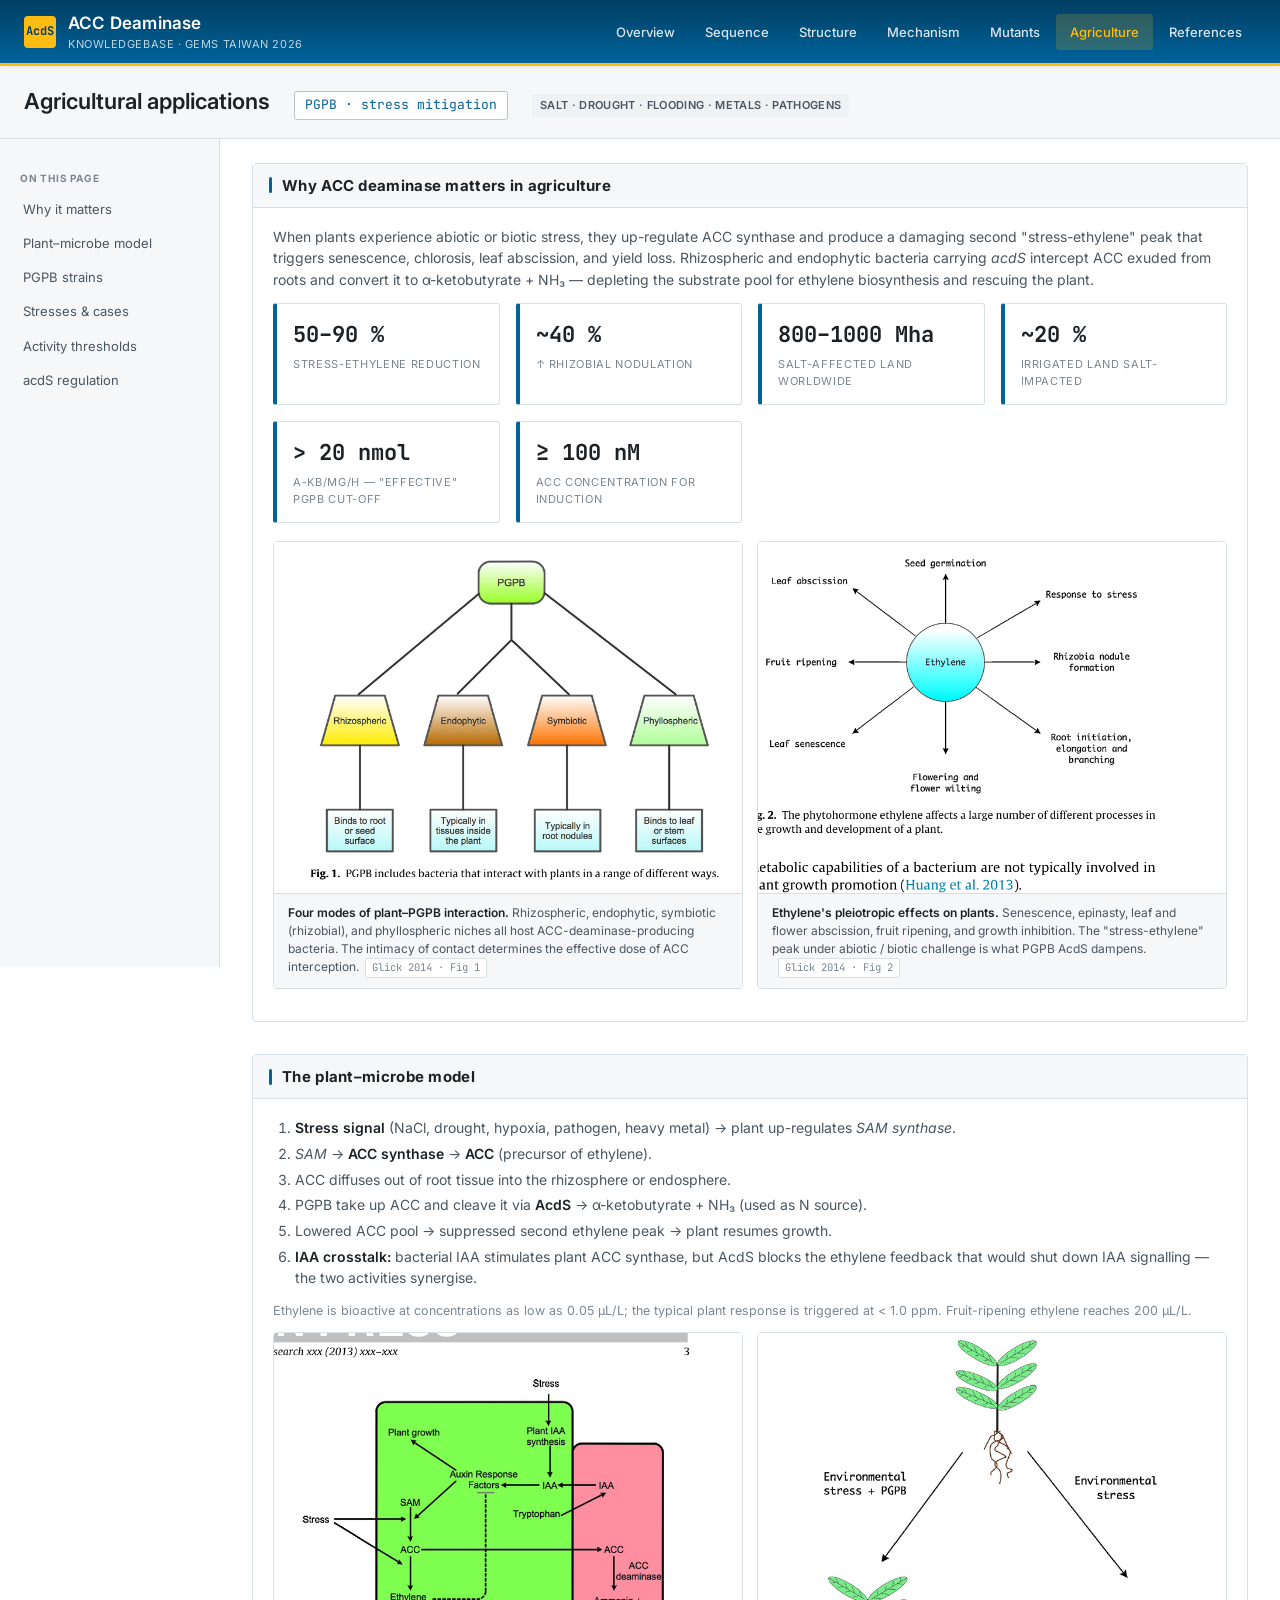
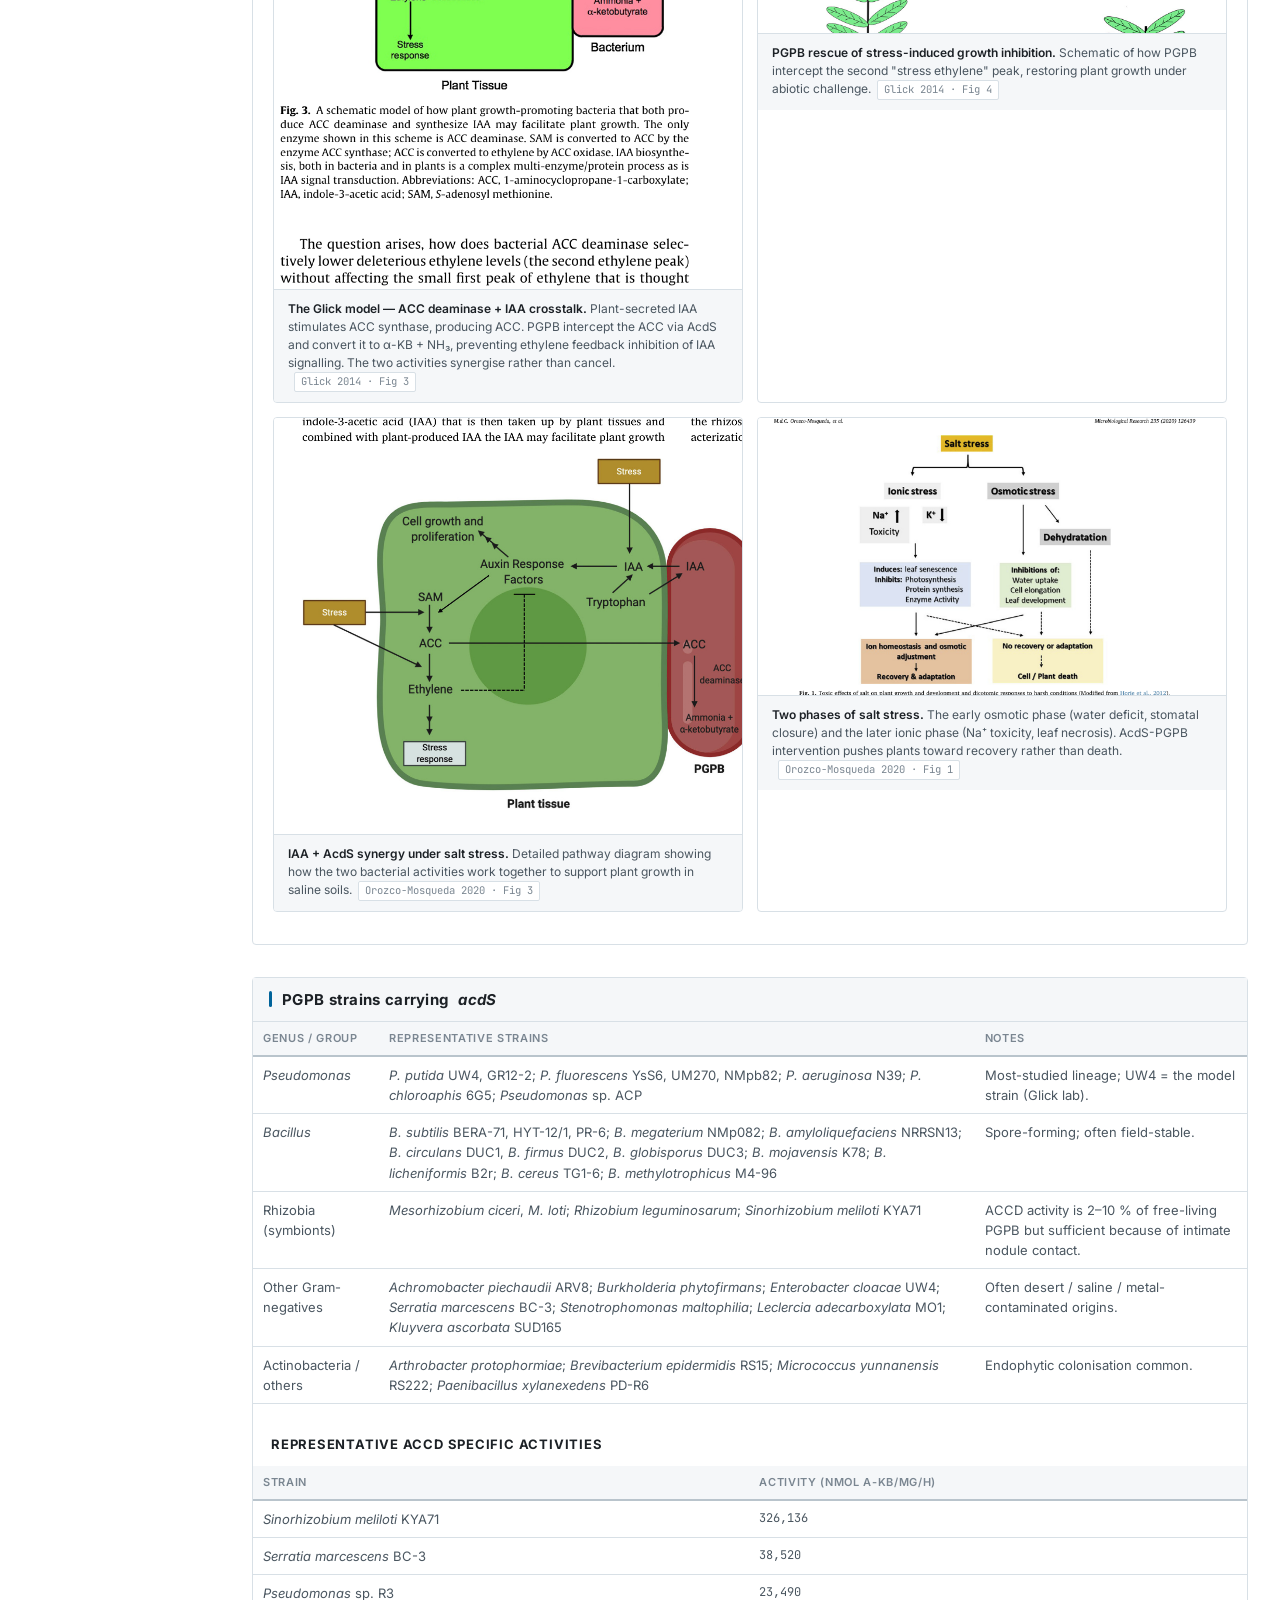
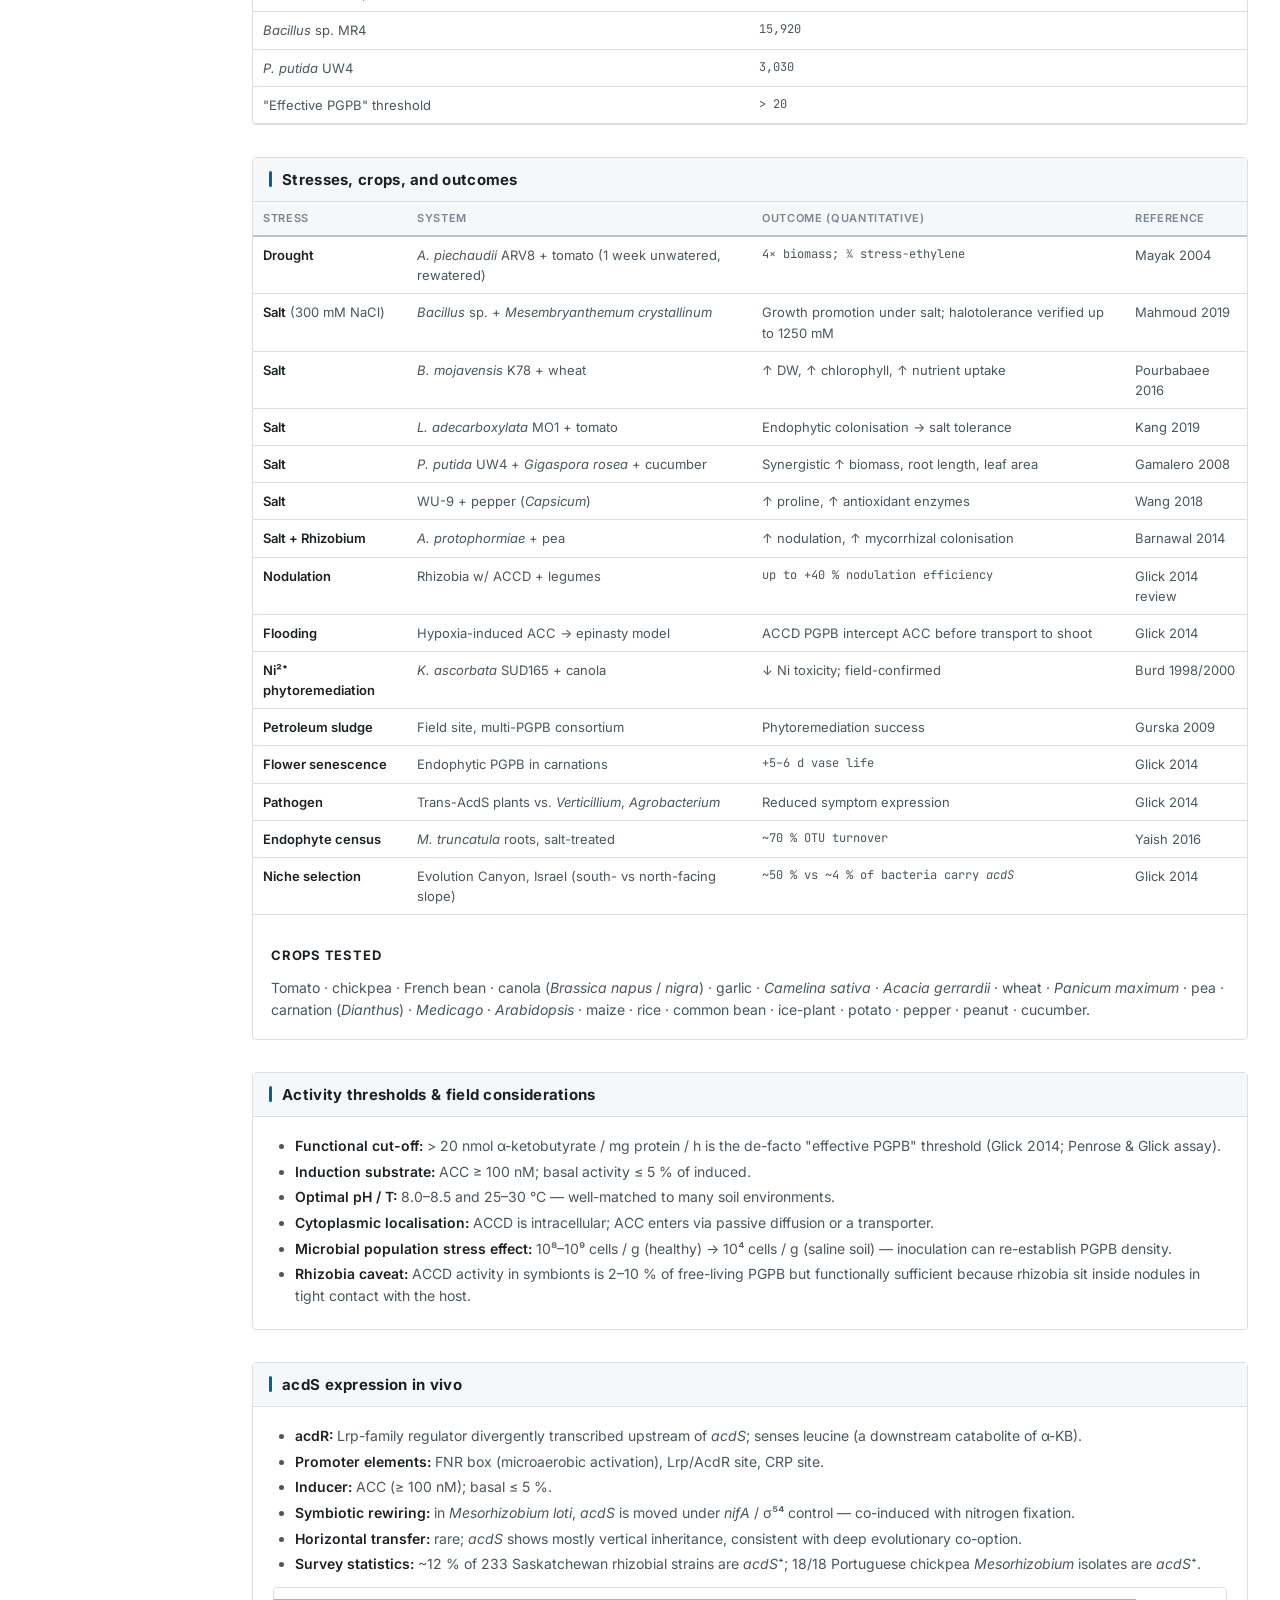
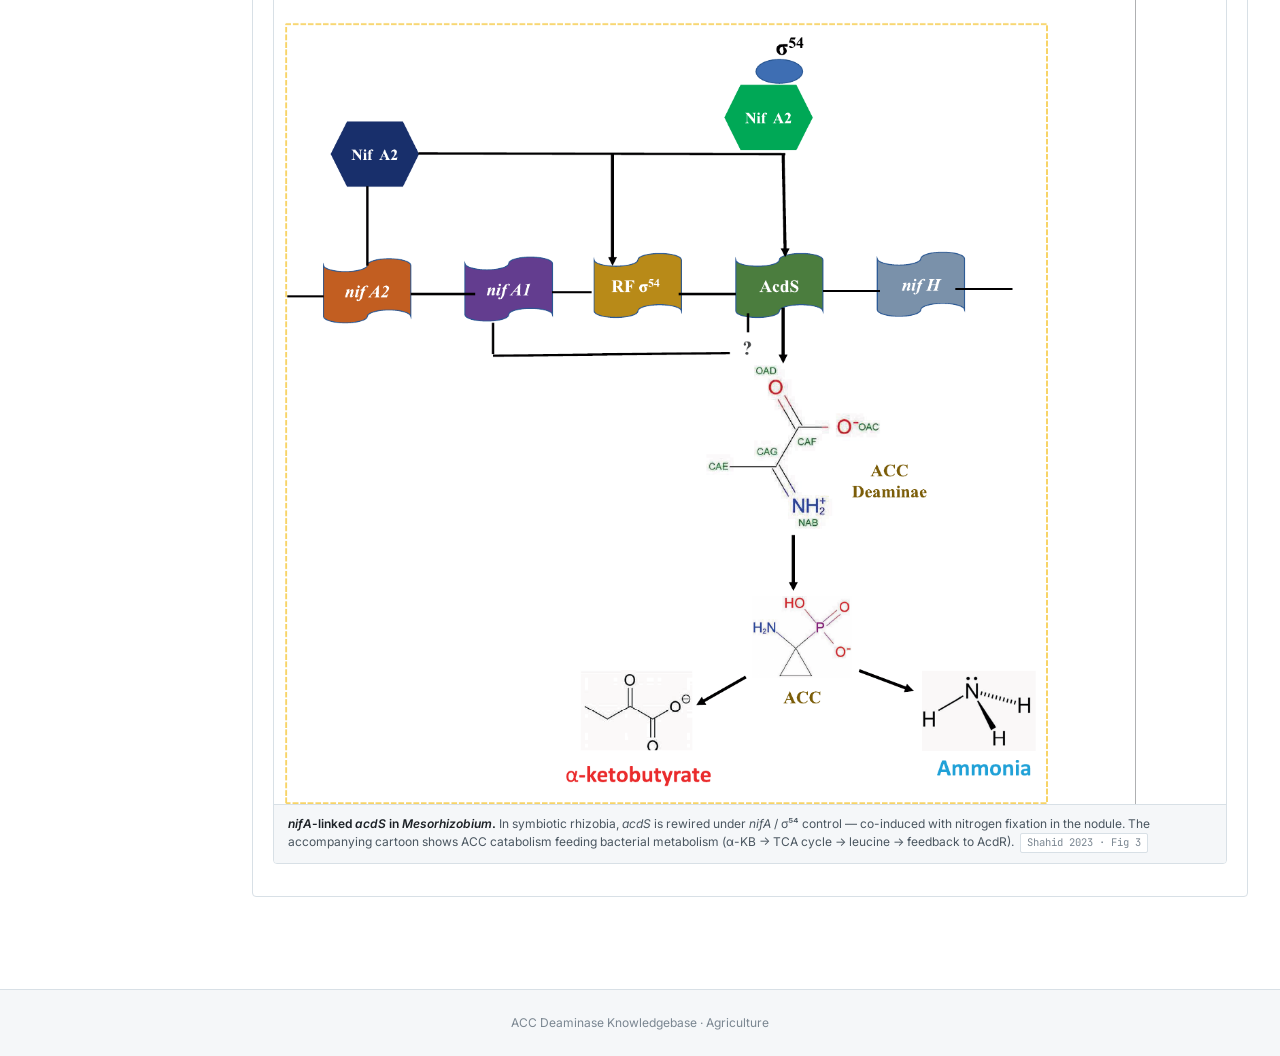
<file: agriculture.html>
<!DOCTYPE html>
<html lang="en">
<head>
<meta charset="UTF-8">
<meta name="viewport" content="width=device-width, initial-scale=1.0">
<title>Agriculture · AcdS</title>
<link href="https://fonts.googleapis.com/css2?family=Inter:wght@400;500;600;700&family=JetBrains+Mono:wght@400;500;700&display=swap" rel="stylesheet">
<link rel="stylesheet" href="css/style.css">
</head>
<body>
<header class="site-header"></header>

<div class="entry-banner">
  <div class="inner">
    <h1>Agricultural applications</h1>
    <span class="accession">PGPB · stress mitigation</span>
    <div class="badges">
      <span class="badge length">Salt · Drought · Flooding · Metals · Pathogens</span>
    </div>
  </div>
</div>

<div class="layout">
  <aside class="sidenav">
    <h4>On this page</h4>
    <a href="#why">Why it matters</a>
    <a href="#mechanism">Plant–microbe model</a>
    <a href="#strains">PGPB strains</a>
    <a href="#stress">Stresses &amp; cases</a>
    <a href="#thresholds">Activity thresholds</a>
    <a href="#regulation">acdS regulation</a>
  </aside>

  <main class="content">

    <section class="block" id="why">
      <h2>Why ACC deaminase matters in agriculture</h2>
      <div class="body">
        <p>
          When plants experience abiotic or biotic stress, they up-regulate ACC synthase and produce
          a damaging second "stress-ethylene" peak that triggers senescence, chlorosis, leaf abscission,
          and yield loss. Rhizospheric and endophytic bacteria carrying <em>acdS</em> intercept ACC
          exuded from roots and convert it to α-ketobutyrate + NH₃ — depleting the substrate pool for
          ethylene biosynthesis and rescuing the plant.
        </p>
        <div class="stat-grid">
          <div class="stat"><div class="v">50–90 %</div><div class="l">stress-ethylene reduction</div></div>
          <div class="stat"><div class="v">~40 %</div><div class="l">↑ rhizobial nodulation</div></div>
          <div class="stat"><div class="v">800–1000 Mha</div><div class="l">salt-affected land worldwide</div></div>
          <div class="stat"><div class="v">~20 %</div><div class="l">irrigated land salt-impacted</div></div>
          <div class="stat"><div class="v">&gt; 20 nmol</div><div class="l">α-KB/mg/h — "effective" PGPB cut-off</div></div>
          <div class="stat"><div class="v">≥ 100 nM</div><div class="l">ACC concentration for induction</div></div>
        </div>

        <div class="fig-grid cols-2">
          <figure class="fig">
            <img src="figures/glick2014_pgpb_overview.png" alt="Four PGPB interaction modes">
            <figcaption><strong>Four modes of plant–PGPB interaction.</strong> Rhizospheric, endophytic, symbiotic (rhizobial), and phyllospheric niches all host ACC-deaminase-producing bacteria. The intimacy of contact determines the effective dose of ACC interception.<span class="src">Glick 2014 · Fig 1</span></figcaption>
          </figure>
          <figure class="fig">
            <img src="figures/glick2014_ethylene_effects.png" alt="Ethylene's effects on plant physiology">
            <figcaption><strong>Ethylene's pleiotropic effects on plants.</strong> Senescence, epinasty, leaf and flower abscission, fruit ripening, and growth inhibition. The "stress-ethylene" peak under abiotic / biotic challenge is what PGPB AcdS dampens.<span class="src">Glick 2014 · Fig 2</span></figcaption>
          </figure>
        </div>
      </div>
    </section>

    <section class="block" id="mechanism">
      <h2>The plant–microbe model</h2>
      <div class="body">
        <ol>
          <li><strong>Stress signal</strong> (NaCl, drought, hypoxia, pathogen, heavy metal) → plant up-regulates <em>SAM synthase</em>.</li>
          <li><em>SAM</em> → <strong>ACC synthase</strong> → <strong>ACC</strong> (precursor of ethylene).</li>
          <li>ACC diffuses out of root tissue into the rhizosphere or endosphere.</li>
          <li>PGPB take up ACC and cleave it via <strong>AcdS</strong> → α-ketobutyrate + NH₃ (used as N source).</li>
          <li>Lowered ACC pool → suppressed second ethylene peak → plant resumes growth.</li>
          <li><strong>IAA crosstalk:</strong> bacterial IAA stimulates plant ACC synthase, but AcdS blocks the ethylene feedback that would shut down IAA signalling — the two activities synergise.</li>
        </ol>
        <p style="font-size: 12.5px; color: var(--text-mute);">Ethylene is bioactive at concentrations as low as 0.05 µL/L; the typical plant response is triggered at &lt; 1.0 ppm. Fruit-ripening ethylene reaches 200 µL/L.</p>

        <div class="fig-grid cols-2">
          <figure class="fig">
            <img src="figures/glick2014_pgpr_model.png" alt="Glick model of bacterium-plant ACC/IAA crosstalk">
            <figcaption><strong>The Glick model — ACC deaminase + IAA crosstalk.</strong> Plant-secreted IAA stimulates ACC synthase, producing ACC. PGPB intercept the ACC via AcdS and convert it to α-KB + NH₃, preventing ethylene feedback inhibition of IAA signalling. The two activities synergise rather than cancel.<span class="src">Glick 2014 · Fig 3</span></figcaption>
          </figure>
          <figure class="fig">
            <img src="figures/glick2014_stress_inhibition.png" alt="PGPB rescuing plant from stress ethylene">
            <figcaption><strong>PGPB rescue of stress-induced growth inhibition.</strong> Schematic of how PGPB intercept the second "stress ethylene" peak, restoring plant growth under abiotic challenge.<span class="src">Glick 2014 · Fig 4</span></figcaption>
          </figure>
          <figure class="fig">
            <img src="figures/orozco2020_iaa_acc_crosstalk.png" alt="IAA and ACC deaminase synergy">
            <figcaption><strong>IAA + AcdS synergy under salt stress.</strong> Detailed pathway diagram showing how the two bacterial activities work together to support plant growth in saline soils.<span class="src">Orozco-Mosqueda 2020 · Fig 3</span></figcaption>
          </figure>
          <figure class="fig">
            <img src="figures/orozco2020_salt_stress.png" alt="Ionic vs osmotic salt stress">
            <figcaption><strong>Two phases of salt stress.</strong> The early osmotic phase (water deficit, stomatal closure) and the later ionic phase (Na⁺ toxicity, leaf necrosis). AcdS-PGPB intervention pushes plants toward recovery rather than death.<span class="src">Orozco-Mosqueda 2020 · Fig 1</span></figcaption>
          </figure>
        </div>
      </div>
    </section>

    <section class="block" id="strains">
      <h2>PGPB strains carrying <em>acdS</em></h2>
      <div class="body" style="padding: 0;">
        <table class="data">
          <thead><tr><th>Genus / group</th><th>Representative strains</th><th>Notes</th></tr></thead>
          <tbody>
            <tr><td><em>Pseudomonas</em></td>
                <td><em>P. putida</em> UW4, GR12-2; <em>P. fluorescens</em> YsS6, UM270, NMpb82; <em>P. aeruginosa</em> N39; <em>P. chloroaphis</em> 6G5; <em>Pseudomonas</em> sp. ACP</td>
                <td>Most-studied lineage; UW4 = the model strain (Glick lab).</td></tr>
            <tr><td><em>Bacillus</em></td>
                <td><em>B. subtilis</em> BERA-71, HYT-12/1, PR-6; <em>B. megaterium</em> NMp082; <em>B. amyloliquefaciens</em> NRRSN13; <em>B. circulans</em> DUC1, <em>B. firmus</em> DUC2, <em>B. globisporus</em> DUC3; <em>B. mojavensis</em> K78; <em>B. licheniformis</em> B2r; <em>B. cereus</em> TG1-6; <em>B. methylotrophicus</em> M4-96</td>
                <td>Spore-forming; often field-stable.</td></tr>
            <tr><td>Rhizobia (symbionts)</td>
                <td><em>Mesorhizobium ciceri</em>, <em>M. loti</em>; <em>Rhizobium leguminosarum</em>; <em>Sinorhizobium meliloti</em> KYA71</td>
                <td>ACCD activity is 2–10 % of free-living PGPB but sufficient because of intimate nodule contact.</td></tr>
            <tr><td>Other Gram-negatives</td>
                <td><em>Achromobacter piechaudii</em> ARV8; <em>Burkholderia phytofirmans</em>; <em>Enterobacter cloacae</em> UW4; <em>Serratia marcescens</em> BC-3; <em>Stenotrophomonas maltophilia</em>; <em>Leclercia adecarboxylata</em> MO1; <em>Kluyvera ascorbata</em> SUD165</td>
                <td>Often desert / saline / metal-contaminated origins.</td></tr>
            <tr><td>Actinobacteria / others</td>
                <td><em>Arthrobacter protophormiae</em>; <em>Brevibacterium epidermidis</em> RS15; <em>Micrococcus yunnanensis</em> RS222; <em>Paenibacillus xylanexedens</em> PD-R6</td>
                <td>Endophytic colonisation common.</td></tr>
          </tbody>
        </table>

        <h3 style="padding: 18px 18px 0;">Representative ACCD specific activities</h3>
        <table class="data">
          <thead><tr><th>Strain</th><th>Activity (nmol α-KB/mg/h)</th></tr></thead>
          <tbody>
            <tr><td><em>Sinorhizobium meliloti</em> KYA71</td><td class="mono">326,136</td></tr>
            <tr><td><em>Serratia marcescens</em> BC-3</td><td class="mono">38,520</td></tr>
            <tr><td><em>Pseudomonas</em> sp. R3</td><td class="mono">23,490</td></tr>
            <tr><td><em>Bacillus</em> sp. MR4</td><td class="mono">15,920</td></tr>
            <tr><td><em>P. putida</em> UW4</td><td class="mono">3,030</td></tr>
            <tr><td>"Effective PGPB" threshold</td><td class="mono">&gt; 20</td></tr>
          </tbody>
        </table>
      </div>
    </section>

    <section class="block" id="stress">
      <h2>Stresses, crops, and outcomes</h2>
      <div class="body" style="padding: 0;">
        <table class="data">
          <thead>
            <tr><th>Stress</th><th>System</th><th>Outcome (quantitative)</th><th>Reference</th></tr>
          </thead>
          <tbody>
            <tr><td><strong>Drought</strong></td>
                <td><em>A. piechaudii</em> ARV8 + tomato (1 week unwatered, rewatered)</td>
                <td class="mono">4× biomass; ¼ stress-ethylene</td>
                <td>Mayak 2004</td></tr>
            <tr><td><strong>Salt</strong> (300 mM NaCl)</td>
                <td><em>Bacillus</em> sp. + <em>Mesembryanthemum crystallinum</em></td>
                <td>Growth promotion under salt; halotolerance verified up to 1250 mM</td>
                <td>Mahmoud 2019</td></tr>
            <tr><td><strong>Salt</strong></td>
                <td><em>B. mojavensis</em> K78 + wheat</td>
                <td>↑ DW, ↑ chlorophyll, ↑ nutrient uptake</td>
                <td>Pourbabaee 2016</td></tr>
            <tr><td><strong>Salt</strong></td>
                <td><em>L. adecarboxylata</em> MO1 + tomato</td>
                <td>Endophytic colonisation → salt tolerance</td>
                <td>Kang 2019</td></tr>
            <tr><td><strong>Salt</strong></td>
                <td><em>P. putida</em> UW4 + <em>Gigaspora rosea</em> + cucumber</td>
                <td>Synergistic ↑ biomass, root length, leaf area</td>
                <td>Gamalero 2008</td></tr>
            <tr><td><strong>Salt</strong></td>
                <td>WU-9 + pepper (<em>Capsicum</em>)</td>
                <td>↑ proline, ↑ antioxidant enzymes</td>
                <td>Wang 2018</td></tr>
            <tr><td><strong>Salt + Rhizobium</strong></td>
                <td><em>A. protophormiae</em> + pea</td>
                <td>↑ nodulation, ↑ mycorrhizal colonisation</td>
                <td>Barnawal 2014</td></tr>
            <tr><td><strong>Nodulation</strong></td>
                <td>Rhizobia w/ ACCD + legumes</td>
                <td class="mono">up to +40 % nodulation efficiency</td>
                <td>Glick 2014 review</td></tr>
            <tr><td><strong>Flooding</strong></td>
                <td>Hypoxia-induced ACC → epinasty model</td>
                <td>ACCD PGPB intercept ACC before transport to shoot</td>
                <td>Glick 2014</td></tr>
            <tr><td><strong>Ni²⁺ phytoremediation</strong></td>
                <td><em>K. ascorbata</em> SUD165 + canola</td>
                <td>↓ Ni toxicity; field-confirmed</td>
                <td>Burd 1998/2000</td></tr>
            <tr><td><strong>Petroleum sludge</strong></td>
                <td>Field site, multi-PGPB consortium</td>
                <td>Phytoremediation success</td>
                <td>Gurska 2009</td></tr>
            <tr><td><strong>Flower senescence</strong></td>
                <td>Endophytic PGPB in carnations</td>
                <td class="mono">+5–6 d vase life</td>
                <td>Glick 2014</td></tr>
            <tr><td><strong>Pathogen</strong></td>
                <td>Trans-AcdS plants vs. <em>Verticillium</em>, <em>Agrobacterium</em></td>
                <td>Reduced symptom expression</td>
                <td>Glick 2014</td></tr>
            <tr><td><strong>Endophyte census</strong></td>
                <td><em>M. truncatula</em> roots, salt-treated</td>
                <td class="mono">~70 % OTU turnover</td>
                <td>Yaish 2016</td></tr>
            <tr><td><strong>Niche selection</strong></td>
                <td>Evolution Canyon, Israel (south- vs north-facing slope)</td>
                <td class="mono">~50 % vs ~4 % of bacteria carry <em>acdS</em></td>
                <td>Glick 2014</td></tr>
          </tbody>
        </table>

        <h3 style="padding: 18px 18px 0;">Crops tested</h3>
        <div style="padding: 0 18px 18px;">
          <p>Tomato · chickpea · French bean · canola (<em>Brassica napus</em> / <em>nigra</em>) · garlic · <em>Camelina sativa</em> · <em>Acacia gerrardii</em> · wheat · <em>Panicum maximum</em> · pea · carnation (<em>Dianthus</em>) · <em>Medicago</em> · <em>Arabidopsis</em> · maize · rice · common bean · ice-plant · potato · pepper · peanut · cucumber.</p>
        </div>
      </div>
    </section>

    <section class="block" id="thresholds">
      <h2>Activity thresholds &amp; field considerations</h2>
      <div class="body">
        <ul>
          <li><strong>Functional cut-off:</strong> &gt; 20 nmol α-ketobutyrate / mg protein / h is the de-facto "effective PGPB" threshold (Glick 2014; Penrose &amp; Glick assay).</li>
          <li><strong>Induction substrate:</strong> ACC ≥ 100 nM; basal activity ≤ 5 % of induced.</li>
          <li><strong>Optimal pH / T:</strong> 8.0–8.5 and 25–30 °C — well-matched to many soil environments.</li>
          <li><strong>Cytoplasmic localisation:</strong> ACCD is intracellular; ACC enters via passive diffusion or a transporter.</li>
          <li><strong>Microbial population stress effect:</strong> 10⁸–10⁹ cells / g (healthy) → 10⁴ cells / g (saline soil) — inoculation can re-establish PGPB density.</li>
          <li><strong>Rhizobia caveat:</strong> ACCD activity in symbionts is 2–10 % of free-living PGPB but functionally sufficient because rhizobia sit inside nodules in tight contact with the host.</li>
        </ul>
      </div>
    </section>

    <section class="block" id="regulation">
      <h2>acdS expression in vivo</h2>
      <div class="body">
        <ul>
          <li><strong>acdR:</strong> Lrp-family regulator divergently transcribed upstream of <em>acdS</em>; senses leucine (a downstream catabolite of α-KB).</li>
          <li><strong>Promoter elements:</strong> FNR box (microaerobic activation), Lrp/AcdR site, CRP site.</li>
          <li><strong>Inducer:</strong> ACC (≥ 100 nM); basal ≤ 5 %.</li>
          <li><strong>Symbiotic rewiring:</strong> in <em>Mesorhizobium loti</em>, <em>acdS</em> is moved under <em>nifA</em> / σ⁵⁴ control — co-induced with nitrogen fixation.</li>
          <li><strong>Horizontal transfer:</strong> rare; <em>acdS</em> shows mostly vertical inheritance, consistent with deep evolutionary co-option.</li>
          <li><strong>Survey statistics:</strong> ~12 % of 233 Saskatchewan rhizobial strains are <em>acdS</em>⁺; 18/18 Portuguese chickpea <em>Mesorhizobium</em> isolates are <em>acdS</em>⁺.</li>
        </ul>

        <figure class="fig">
          <img src="figures/shahid2023_acds_pathway.png" alt="acdS regulation in Mesorhizobium and ACC catabolism">
          <figcaption><strong><em>nifA</em>-linked <em>acdS</em> in <em>Mesorhizobium</em>.</strong> In symbiotic rhizobia, <em>acdS</em> is rewired under <em>nifA</em> / σ⁵⁴ control — co-induced with nitrogen fixation in the nodule. The accompanying cartoon shows ACC catabolism feeding bacterial metabolism (α-KB → TCA cycle → leucine → feedback to AcdR).<span class="src">Shahid 2023 · Fig 3</span></figcaption>
        </figure>
      </div>
    </section>

  </main>
</div>

<footer class="site-footer">ACC Deaminase Knowledgebase · Agriculture</footer>
<script src="js/nav.js"></script>
<script src="js/lightbox.js"></script>
</body>
</html>
</file>
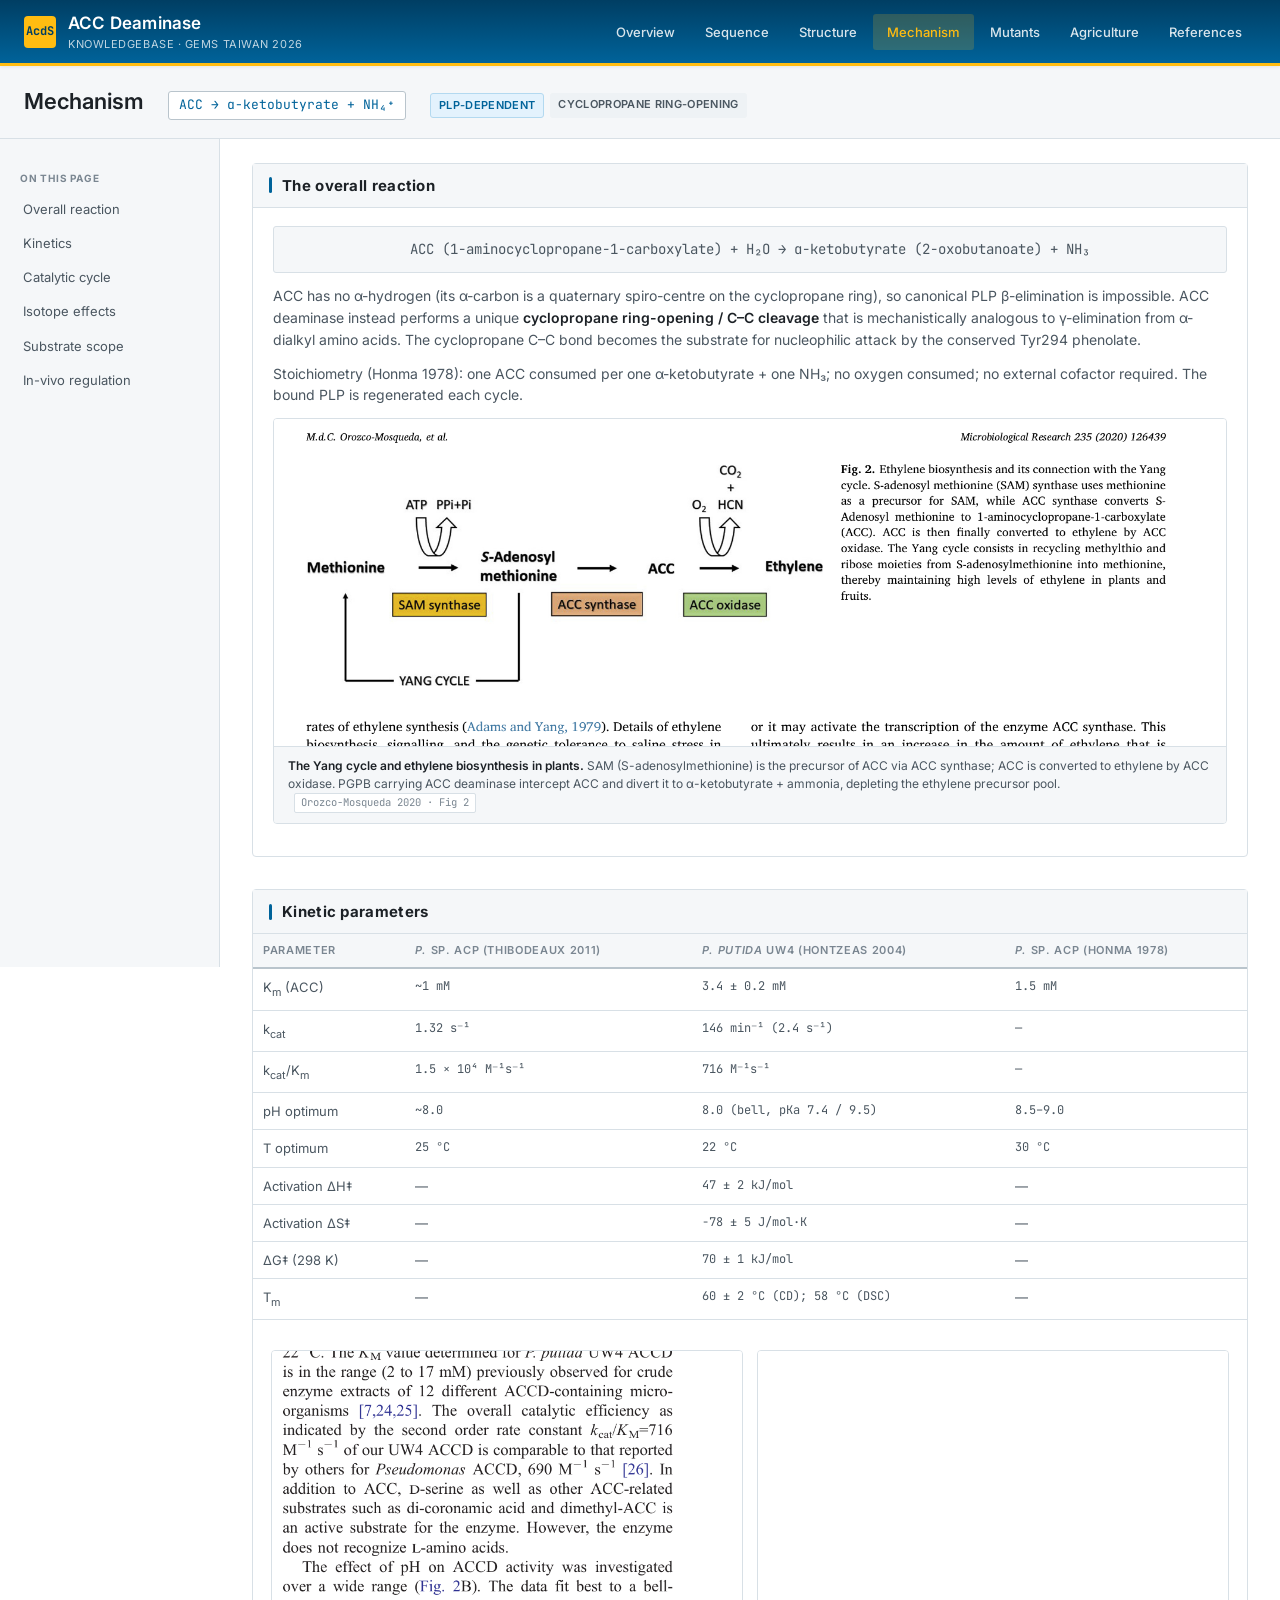
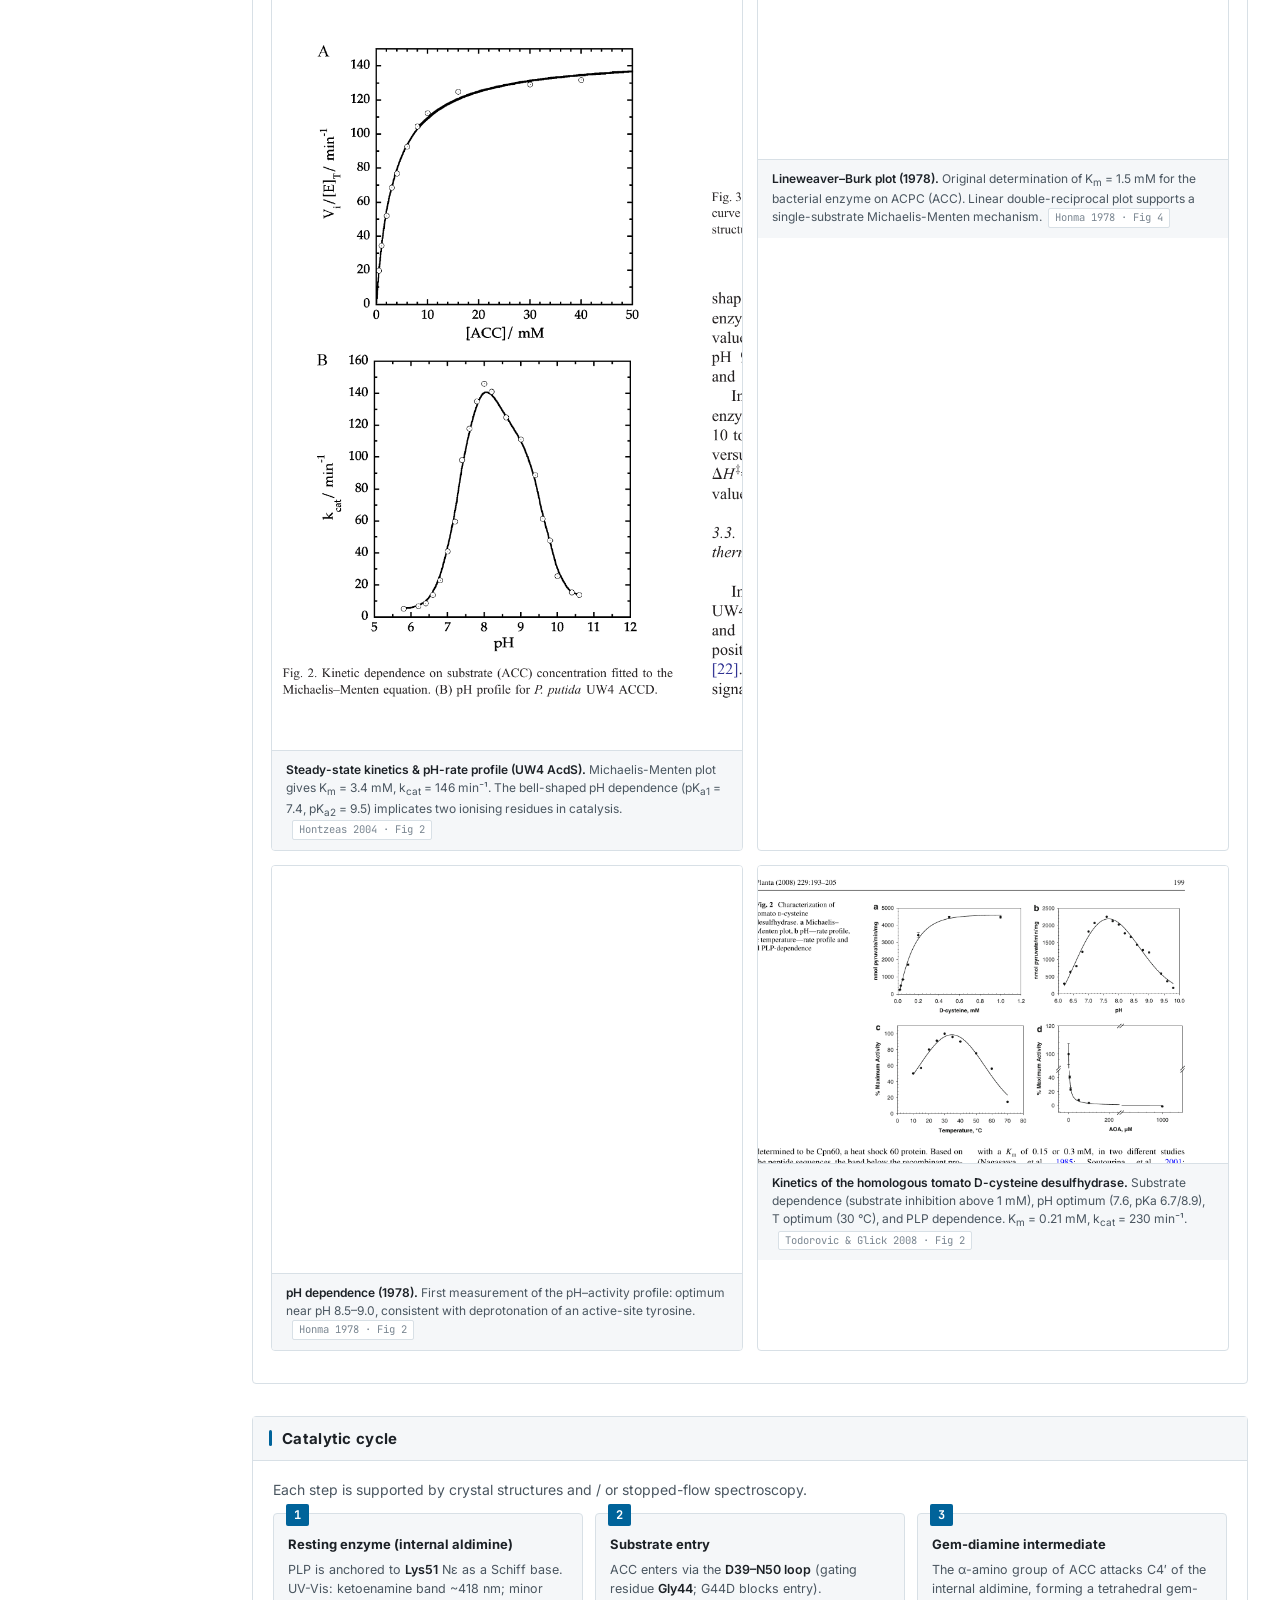
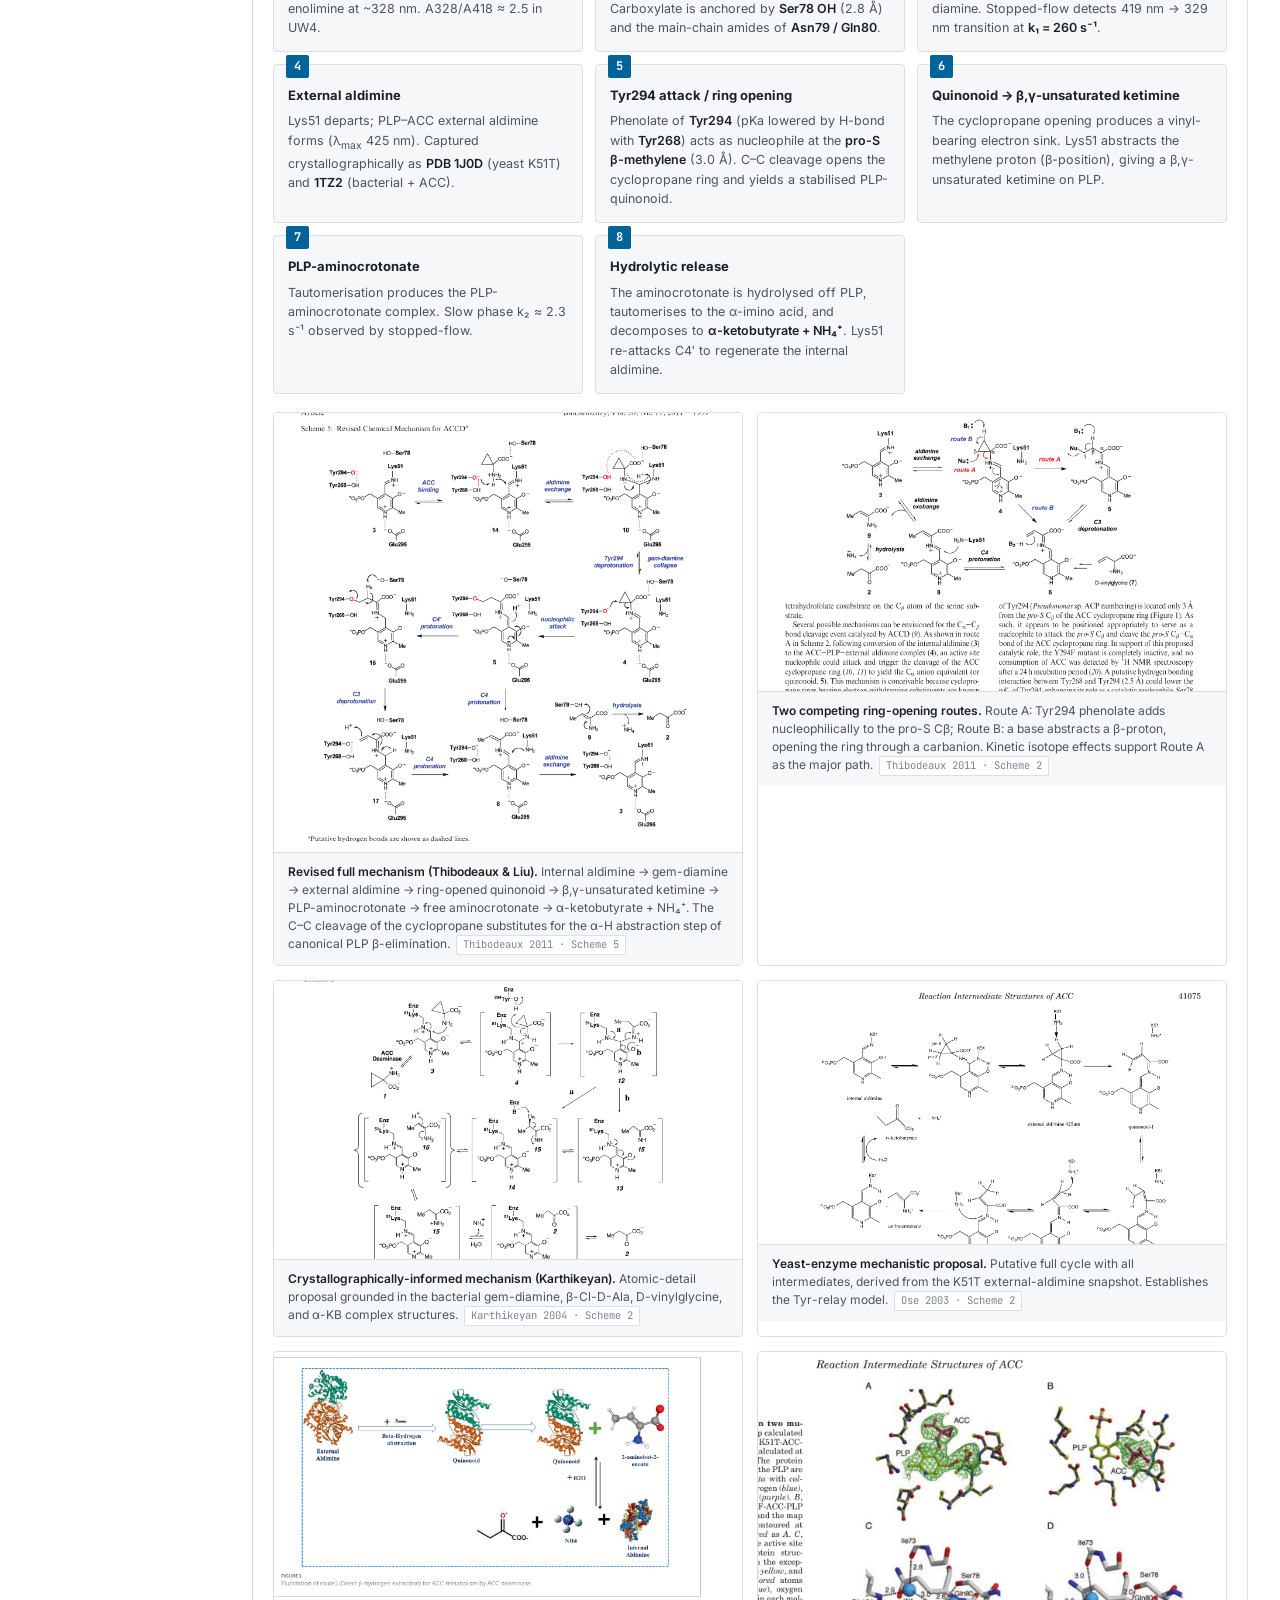
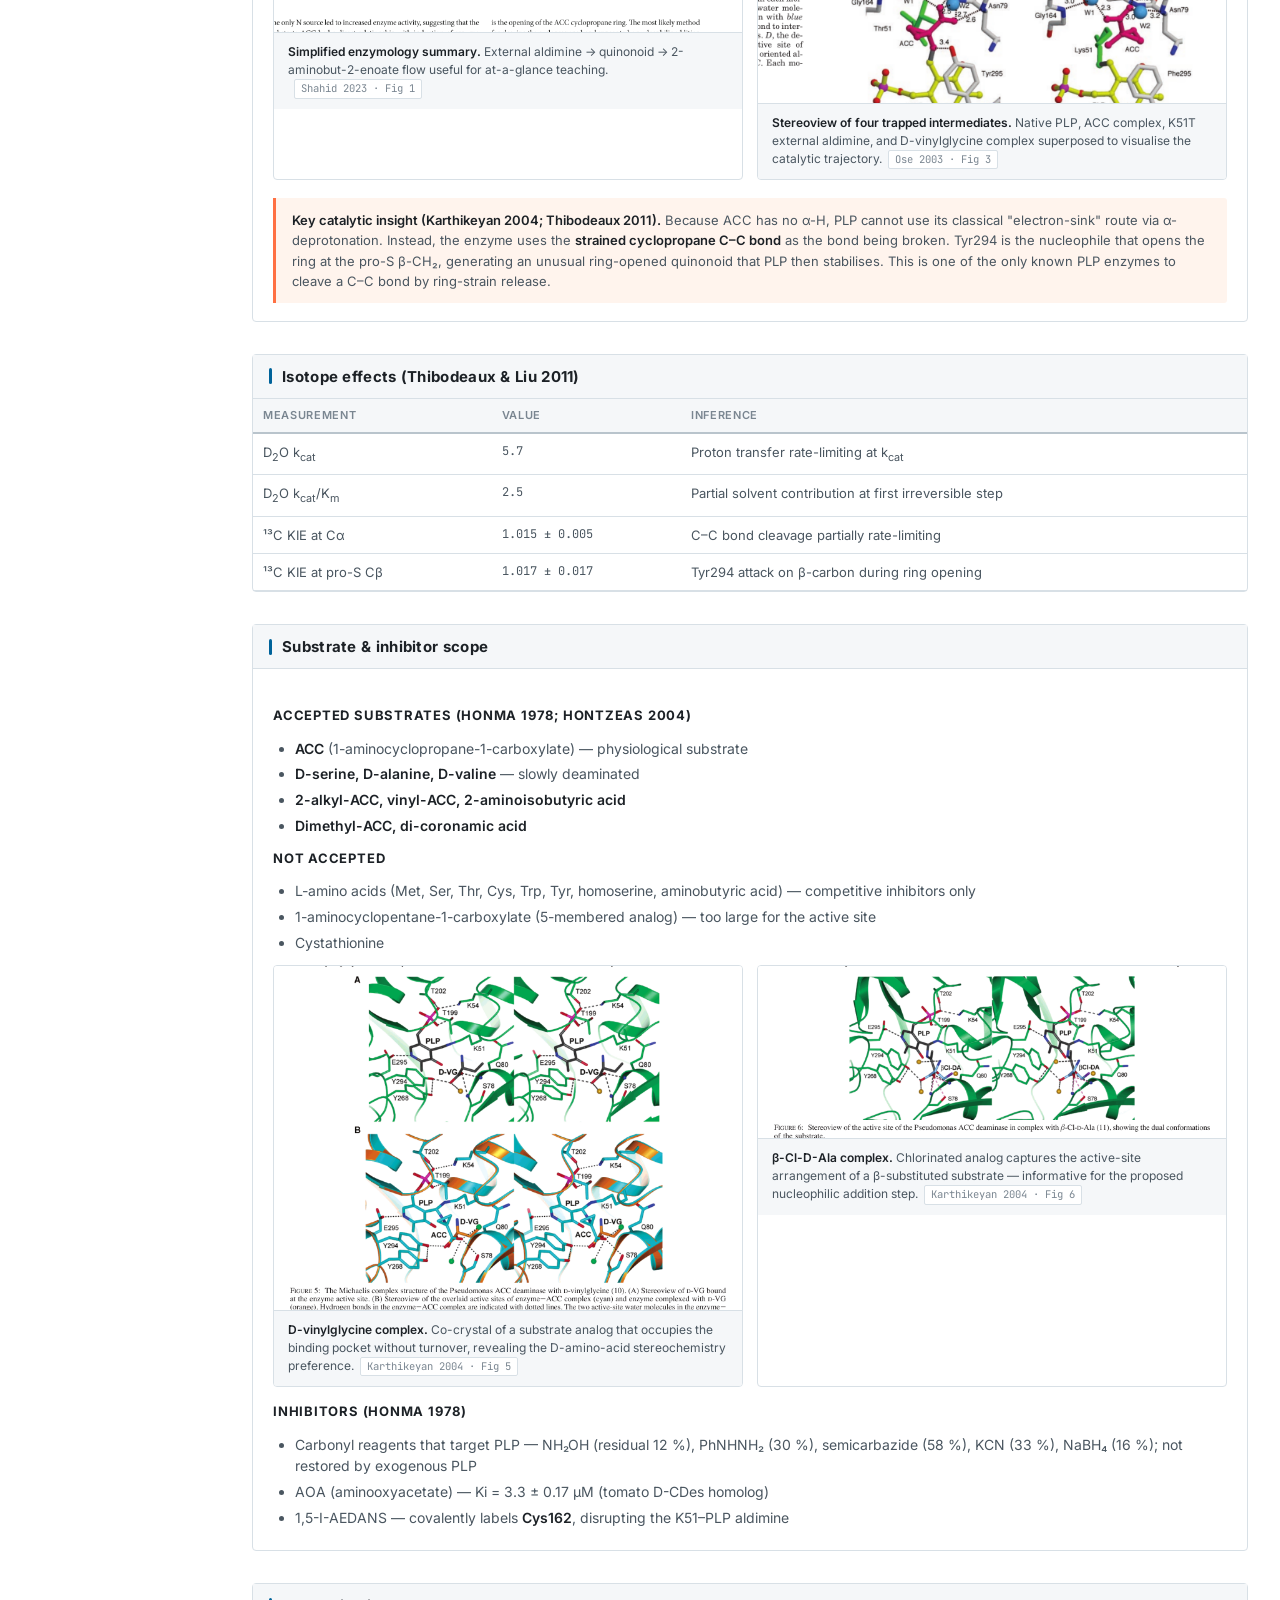
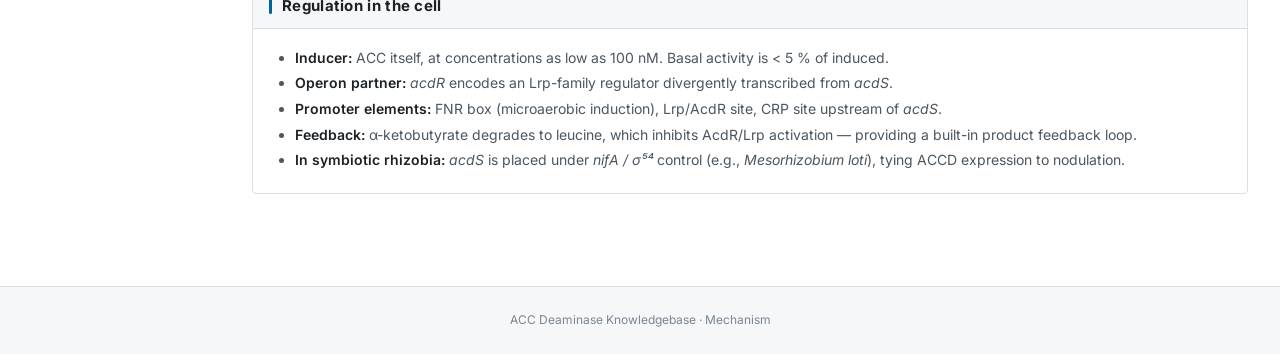
<file: mechanism.html>
<!DOCTYPE html>
<html lang="en">
<head>
<meta charset="UTF-8">
<meta name="viewport" content="width=device-width, initial-scale=1.0">
<title>Mechanism · AcdS</title>
<link href="https://fonts.googleapis.com/css2?family=Inter:wght@400;500;600;700&family=JetBrains+Mono:wght@400;500;700&display=swap" rel="stylesheet">
<link rel="stylesheet" href="css/style.css">
</head>
<body>
<header class="site-header"></header>

<div class="entry-banner">
  <div class="inner">
    <h1>Mechanism</h1>
    <span class="accession">ACC → α-ketobutyrate + NH₄⁺</span>
    <div class="badges">
      <span class="badge ec">PLP-dependent</span>
      <span class="badge length">Cyclopropane ring-opening</span>
    </div>
  </div>
</div>

<div class="layout">
  <aside class="sidenav">
    <h4>On this page</h4>
    <a href="#overall">Overall reaction</a>
    <a href="#kinetics">Kinetics</a>
    <a href="#steps">Catalytic cycle</a>
    <a href="#kies">Isotope effects</a>
    <a href="#spec">Substrate scope</a>
    <a href="#feedback">In-vivo regulation</a>
  </aside>

  <main class="content">

    <section class="block" id="overall">
      <h2>The overall reaction</h2>
      <div class="body">
        <p style="font-family: var(--mono); font-size: 14px; background: var(--bg-alt); border: 1px solid var(--border); padding: 12px; border-radius: 3px; text-align: center;">
          ACC (1-aminocyclopropane-1-carboxylate) + H₂O  →  α-ketobutyrate (2-oxobutanoate) + NH₃
        </p>
        <p>
          ACC has no α-hydrogen (its α-carbon is a quaternary spiro-centre on the cyclopropane ring),
          so canonical PLP β-elimination is impossible. ACC deaminase instead performs a unique
          <strong>cyclopropane ring-opening / C–C cleavage</strong> that is mechanistically analogous to
          γ-elimination from α-dialkyl amino acids. The cyclopropane C–C bond becomes the substrate
          for nucleophilic attack by the conserved Tyr294 phenolate.
        </p>
        <p>
          Stoichiometry (Honma 1978): one ACC consumed per one α-ketobutyrate + one NH₃; no oxygen
          consumed; no external cofactor required. The bound PLP is regenerated each cycle.
        </p>

        <figure class="fig">
          <img src="figures/orozco2020_yang_cycle.png" alt="Yang cycle and ethylene biosynthesis">
          <figcaption><strong>The Yang cycle and ethylene biosynthesis in plants.</strong> SAM (S-adenosylmethionine) is the precursor of ACC via ACC synthase; ACC is converted to ethylene by ACC oxidase. PGPB carrying ACC deaminase intercept ACC and divert it to α-ketobutyrate + ammonia, depleting the ethylene precursor pool.<span class="src">Orozco-Mosqueda 2020 · Fig 2</span></figcaption>
        </figure>
      </div>
    </section>

    <section class="block" id="kinetics">
      <h2>Kinetic parameters</h2>
      <div class="body" style="padding: 0;">
        <table class="data">
          <thead>
            <tr>
              <th>Parameter</th>
              <th><em>P.</em> sp. ACP (Thibodeaux 2011)</th>
              <th><em>P. putida</em> UW4 (Hontzeas 2004)</th>
              <th><em>P.</em> sp. ACP (Honma 1978)</th>
            </tr>
          </thead>
          <tbody>
            <tr><td>K<sub>m</sub> (ACC)</td><td class="mono">~1 mM</td><td class="mono">3.4 ± 0.2 mM</td><td class="mono">1.5 mM</td></tr>
            <tr><td>k<sub>cat</sub></td><td class="mono">1.32 s⁻¹</td><td class="mono">146 min⁻¹ (2.4 s⁻¹)</td><td class="mono">—</td></tr>
            <tr><td>k<sub>cat</sub>/K<sub>m</sub></td><td class="mono">1.5 × 10⁴ M⁻¹s⁻¹</td><td class="mono">716 M⁻¹s⁻¹</td><td class="mono">—</td></tr>
            <tr><td>pH optimum</td><td class="mono">~8.0</td><td class="mono">8.0 (bell, pKa 7.4 / 9.5)</td><td class="mono">8.5–9.0</td></tr>
            <tr><td>T optimum</td><td class="mono">25 °C</td><td class="mono">22 °C</td><td class="mono">30 °C</td></tr>
            <tr><td>Activation ΔH‡</td><td>—</td><td class="mono">47 ± 2 kJ/mol</td><td>—</td></tr>
            <tr><td>Activation ΔS‡</td><td>—</td><td class="mono">−78 ± 5 J/mol·K</td><td>—</td></tr>
            <tr><td>ΔG‡ (298 K)</td><td>—</td><td class="mono">70 ± 1 kJ/mol</td><td>—</td></tr>
            <tr><td>T<sub>m</sub></td><td>—</td><td class="mono">60 ± 2 °C (CD); 58 °C (DSC)</td><td>—</td></tr>
          </tbody>
        </table>

        <div class="fig-grid cols-2" style="padding: 18px;">
          <figure class="fig">
            <img src="figures/hontzeas2004_kinetics.png" alt="Michaelis-Menten and pH-rate profile of UW4 AcdS">
            <figcaption><strong>Steady-state kinetics &amp; pH-rate profile (UW4 AcdS).</strong> Michaelis-Menten plot gives K<sub>m</sub> = 3.4 mM, k<sub>cat</sub> = 146 min⁻¹. The bell-shaped pH dependence (pK<sub>a1</sub> = 7.4, pK<sub>a2</sub> = 9.5) implicates two ionising residues in catalysis.<span class="src">Hontzeas 2004 · Fig 2</span></figcaption>
          </figure>
          <figure class="fig">
            <img src="figures/honma1978_lineweaver_burk.png" alt="Lineweaver-Burk plot of ACPC vs rate">
            <figcaption><strong>Lineweaver–Burk plot (1978).</strong> Original determination of K<sub>m</sub> = 1.5 mM for the bacterial enzyme on ACPC (ACC). Linear double-reciprocal plot supports a single-substrate Michaelis-Menten mechanism.<span class="src">Honma 1978 · Fig 4</span></figcaption>
          </figure>
          <figure class="fig">
            <img src="figures/honma1978_ph_profile.png" alt="pH dependence of ACC deaminase">
            <figcaption><strong>pH dependence (1978).</strong> First measurement of the pH–activity profile: optimum near pH 8.5–9.0, consistent with deprotonation of an active-site tyrosine.<span class="src">Honma 1978 · Fig 2</span></figcaption>
          </figure>
          <figure class="fig">
            <img src="figures/todorovic2008_dcd_kinetics.png" alt="Tomato D-CysDS kinetics">
            <figcaption><strong>Kinetics of the homologous tomato D-cysteine desulfhydrase.</strong> Substrate dependence (substrate inhibition above 1 mM), pH optimum (7.6, pKa 6.7/8.9), T optimum (30 °C), and PLP dependence. K<sub>m</sub> = 0.21 mM, k<sub>cat</sub> = 230 min⁻¹.<span class="src">Todorovic &amp; Glick 2008 · Fig 2</span></figcaption>
          </figure>
        </div>
      </div>
    </section>

    <section class="block" id="steps">
      <h2>Catalytic cycle</h2>
      <div class="body">
        <p>Each step is supported by crystal structures and / or stopped-flow spectroscopy.</p>

        <div class="steps">
          <div class="step-card">
            <span class="n">1</span>
            <h4>Resting enzyme (internal aldimine)</h4>
            <p>PLP is anchored to <strong>Lys51</strong> Nε as a Schiff base. UV-Vis: ketoenamine band ~418 nm; minor enolimine at ~328 nm. A328/A418 ≈ 2.5 in UW4.</p>
          </div>
          <div class="step-card">
            <span class="n">2</span>
            <h4>Substrate entry</h4>
            <p>ACC enters via the <strong>D39–N50 loop</strong> (gating residue <strong>Gly44</strong>; G44D blocks entry). Carboxylate is anchored by <strong>Ser78 OH</strong> (2.8 Å) and the main-chain amides of <strong>Asn79 / Gln80</strong>.</p>
          </div>
          <div class="step-card">
            <span class="n">3</span>
            <h4>Gem-diamine intermediate</h4>
            <p>The α-amino group of ACC attacks C4′ of the internal aldimine, forming a tetrahedral gem-diamine. Stopped-flow detects 419 nm → 329 nm transition at <strong>k₁ = 260 s⁻¹</strong>.</p>
          </div>
          <div class="step-card">
            <span class="n">4</span>
            <h4>External aldimine</h4>
            <p>Lys51 departs; PLP–ACC external aldimine forms (λ<sub>max</sub> 425 nm). Captured crystallographically as <strong>PDB 1J0D</strong> (yeast K51T) and <strong>1TZ2</strong> (bacterial + ACC).</p>
          </div>
          <div class="step-card">
            <span class="n">5</span>
            <h4>Tyr294 attack / ring opening</h4>
            <p>Phenolate of <strong>Tyr294</strong> (pKa lowered by H-bond with <strong>Tyr268</strong>) acts as nucleophile at the <strong>pro-S β-methylene</strong> (3.0 Å). C–C cleavage opens the cyclopropane ring and yields a stabilised PLP-quinonoid.</p>
          </div>
          <div class="step-card">
            <span class="n">6</span>
            <h4>Quinonoid → β,γ-unsaturated ketimine</h4>
            <p>The cyclopropane opening produces a vinyl-bearing electron sink. Lys51 abstracts the methylene proton (β-position), giving a β,γ-unsaturated ketimine on PLP.</p>
          </div>
          <div class="step-card">
            <span class="n">7</span>
            <h4>PLP-aminocrotonate</h4>
            <p>Tautomerisation produces the PLP-aminocrotonate complex. Slow phase k₂ ≈ 2.3 s⁻¹ observed by stopped-flow.</p>
          </div>
          <div class="step-card">
            <span class="n">8</span>
            <h4>Hydrolytic release</h4>
            <p>The aminocrotonate is hydrolysed off PLP, tautomerises to the α-imino acid, and decomposes to <strong>α-ketobutyrate + NH₄⁺</strong>. Lys51 re-attacks C4′ to regenerate the internal aldimine.</p>
          </div>
        </div>

        <div class="fig-grid cols-2" style="margin-top: 18px;">
          <figure class="fig">
            <img src="figures/thibodeaux2011_mechanism_scheme.png" alt="Full PLP mechanism scheme">
            <figcaption><strong>Revised full mechanism (Thibodeaux &amp; Liu).</strong> Internal aldimine → gem-diamine → external aldimine → ring-opened quinonoid → β,γ-unsaturated ketimine → PLP-aminocrotonate → free aminocrotonate → α-ketobutyrate + NH₄⁺. The C–C cleavage of the cyclopropane substitutes for the α-H abstraction step of canonical PLP β-elimination.<span class="src">Thibodeaux 2011 · Scheme 5</span></figcaption>
          </figure>
          <figure class="fig">
            <img src="figures/thibodeaux2011_scheme2_routes.png" alt="Two competing ring-opening routes">
            <figcaption><strong>Two competing ring-opening routes.</strong> Route A: Tyr294 phenolate adds nucleophilically to the pro-S Cβ; Route B: a base abstracts a β-proton, opening the ring through a carbanion. Kinetic isotope effects support Route A as the major path.<span class="src">Thibodeaux 2011 · Scheme 2</span></figcaption>
          </figure>
          <figure class="fig">
            <img src="figures/karthikeyan2004_mechanism_scheme.png" alt="Karthikeyan proposed mechanism">
            <figcaption><strong>Crystallographically-informed mechanism (Karthikeyan).</strong> Atomic-detail proposal grounded in the bacterial gem-diamine, β-Cl-D-Ala, D-vinylglycine, and α-KB complex structures.<span class="src">Karthikeyan 2004 · Scheme 2</span></figcaption>
          </figure>
          <figure class="fig">
            <img src="figures/ose2003_mechanism.png" alt="Yeast mechanism scheme">
            <figcaption><strong>Yeast-enzyme mechanistic proposal.</strong> Putative full cycle with all intermediates, derived from the K51T external-aldimine snapshot. Establishes the Tyr-relay model.<span class="src">Ose 2003 · Scheme 2</span></figcaption>
          </figure>
          <figure class="fig">
            <img src="figures/shahid2023_enzymology.png" alt="External aldimine to aminobut-2-enoate flow">
            <figcaption><strong>Simplified enzymology summary.</strong> External aldimine → quinonoid → 2-aminobut-2-enoate flow useful for at-a-glance teaching.<span class="src">Shahid 2023 · Fig 1</span></figcaption>
          </figure>
          <figure class="fig">
            <img src="figures/ose2003_intermediates.png" alt="Stereoview of four intermediate complexes">
            <figcaption><strong>Stereoview of four trapped intermediates.</strong> Native PLP, ACC complex, K51T external aldimine, and D-vinylglycine complex superposed to visualise the catalytic trajectory.<span class="src">Ose 2003 · Fig 3</span></figcaption>
          </figure>
        </div>

        <div class="callout warn" style="margin-top: 18px;">
          <strong>Key catalytic insight (Karthikeyan 2004; Thibodeaux 2011).</strong> Because ACC has no α-H,
          PLP cannot use its classical "electron-sink" route via α-deprotonation. Instead, the enzyme uses
          the <strong>strained cyclopropane C–C bond</strong> as the bond being broken. Tyr294 is the nucleophile
          that opens the ring at the pro-S β-CH₂, generating an unusual ring-opened quinonoid that PLP then
          stabilises. This is one of the only known PLP enzymes to cleave a C–C bond by ring-strain release.
        </div>
      </div>
    </section>

    <section class="block" id="kies">
      <h2>Isotope effects (Thibodeaux &amp; Liu 2011)</h2>
      <div class="body" style="padding: 0;">
        <table class="data">
          <thead><tr><th>Measurement</th><th>Value</th><th>Inference</th></tr></thead>
          <tbody>
            <tr><td>D<sub>2</sub>O k<sub>cat</sub></td><td class="mono">5.7</td><td>Proton transfer rate-limiting at k<sub>cat</sub></td></tr>
            <tr><td>D<sub>2</sub>O k<sub>cat</sub>/K<sub>m</sub></td><td class="mono">2.5</td><td>Partial solvent contribution at first irreversible step</td></tr>
            <tr><td>¹³C KIE at Cα</td><td class="mono">1.015 ± 0.005</td><td>C–C bond cleavage partially rate-limiting</td></tr>
            <tr><td>¹³C KIE at pro-S Cβ</td><td class="mono">1.017 ± 0.017</td><td>Tyr294 attack on β-carbon during ring opening</td></tr>
          </tbody>
        </table>
      </div>
    </section>

    <section class="block" id="spec">
      <h2>Substrate &amp; inhibitor scope</h2>
      <div class="body">
        <h3>Accepted substrates (Honma 1978; Hontzeas 2004)</h3>
        <ul>
          <li><strong>ACC</strong> (1-aminocyclopropane-1-carboxylate) — physiological substrate</li>
          <li><strong>D-serine, D-alanine, D-valine</strong> — slowly deaminated</li>
          <li><strong>2-alkyl-ACC, vinyl-ACC, 2-aminoisobutyric acid</strong></li>
          <li><strong>Dimethyl-ACC, di-coronamic acid</strong></li>
        </ul>
        <h3>Not accepted</h3>
        <ul>
          <li>L-amino acids (Met, Ser, Thr, Cys, Trp, Tyr, homoserine, aminobutyric acid) — competitive inhibitors only</li>
          <li>1-aminocyclopentane-1-carboxylate (5-membered analog) — too large for the active site</li>
          <li>Cystathionine</li>
        </ul>

        <div class="fig-grid cols-2">
          <figure class="fig">
            <img src="figures/karthikeyan2004_d_vinyl_glycine.png" alt="D-vinylglycine complex">
            <figcaption><strong>D-vinylglycine complex.</strong> Co-crystal of a substrate analog that occupies the binding pocket without turnover, revealing the D-amino-acid stereochemistry preference.<span class="src">Karthikeyan 2004 · Fig 5</span></figcaption>
          </figure>
          <figure class="fig">
            <img src="figures/karthikeyan2004_beta_cl_ala.png" alt="β-Cl-D-Ala complex">
            <figcaption><strong>β-Cl-D-Ala complex.</strong> Chlorinated analog captures the active-site arrangement of a β-substituted substrate — informative for the proposed nucleophilic addition step.<span class="src">Karthikeyan 2004 · Fig 6</span></figcaption>
          </figure>
        </div>
        <h3>Inhibitors (Honma 1978)</h3>
        <ul>
          <li>Carbonyl reagents that target PLP — NH₂OH (residual 12 %), PhNHNH₂ (30 %), semicarbazide (58 %), KCN (33 %), NaBH₄ (16 %); not restored by exogenous PLP</li>
          <li>AOA (aminooxyacetate) — Ki = 3.3 ± 0.17 µM (tomato D-CDes homolog)</li>
          <li>1,5-I-AEDANS — covalently labels <strong>Cys162</strong>, disrupting the K51–PLP aldimine</li>
        </ul>
      </div>
    </section>

    <section class="block" id="feedback">
      <h2>Regulation in the cell</h2>
      <div class="body">
        <ul>
          <li><strong>Inducer:</strong> ACC itself, at concentrations as low as 100 nM. Basal activity is &lt; 5 % of induced.</li>
          <li><strong>Operon partner:</strong> <em>acdR</em> encodes an Lrp-family regulator divergently transcribed from <em>acdS</em>.</li>
          <li><strong>Promoter elements:</strong> FNR box (microaerobic induction), Lrp/AcdR site, CRP site upstream of <em>acdS</em>.</li>
          <li><strong>Feedback:</strong> α-ketobutyrate degrades to leucine, which inhibits AcdR/Lrp activation — providing a built-in product feedback loop.</li>
          <li><strong>In symbiotic rhizobia:</strong> <em>acdS</em> is placed under <em>nifA / σ⁵⁴</em> control (e.g., <em>Mesorhizobium loti</em>), tying ACCD expression to nodulation.</li>
        </ul>
      </div>
    </section>

  </main>
</div>

<footer class="site-footer">ACC Deaminase Knowledgebase · Mechanism</footer>
<script src="js/nav.js"></script>
<script src="js/lightbox.js"></script>
</body>
</html>
</file>
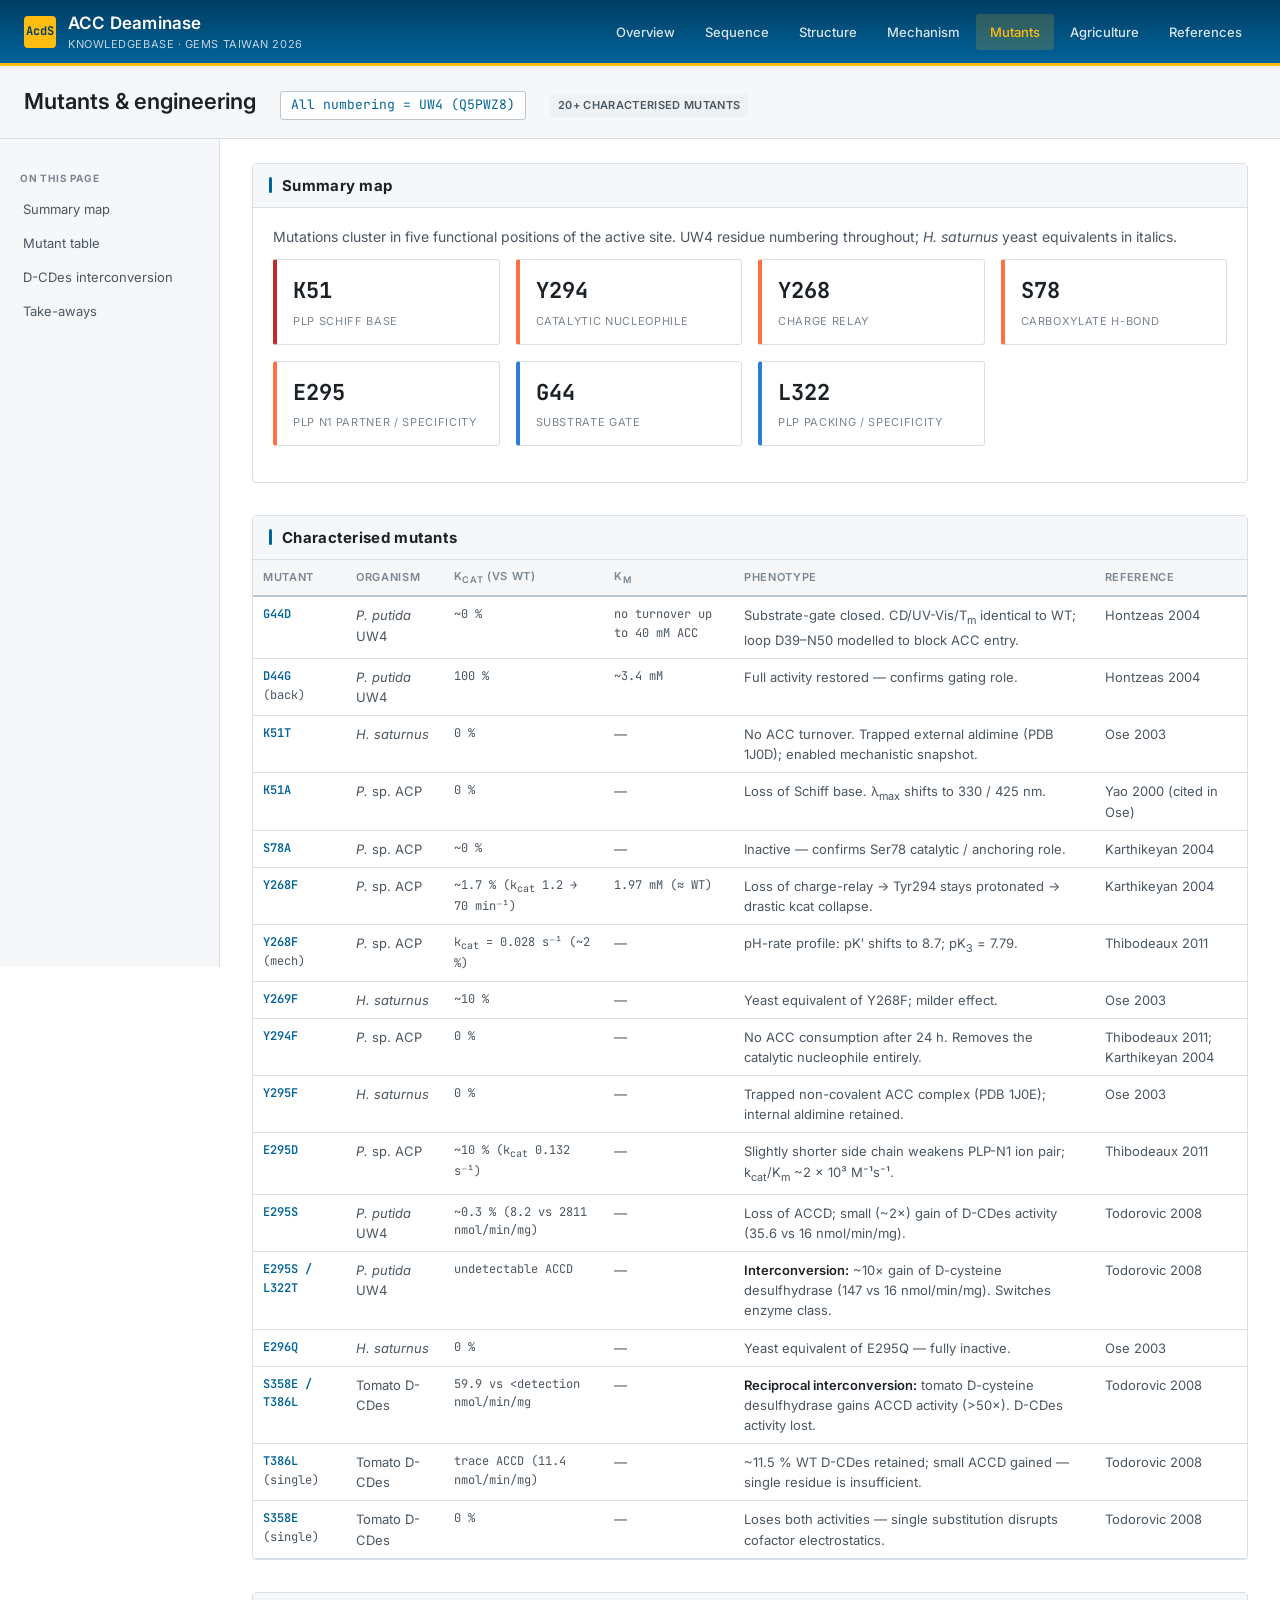
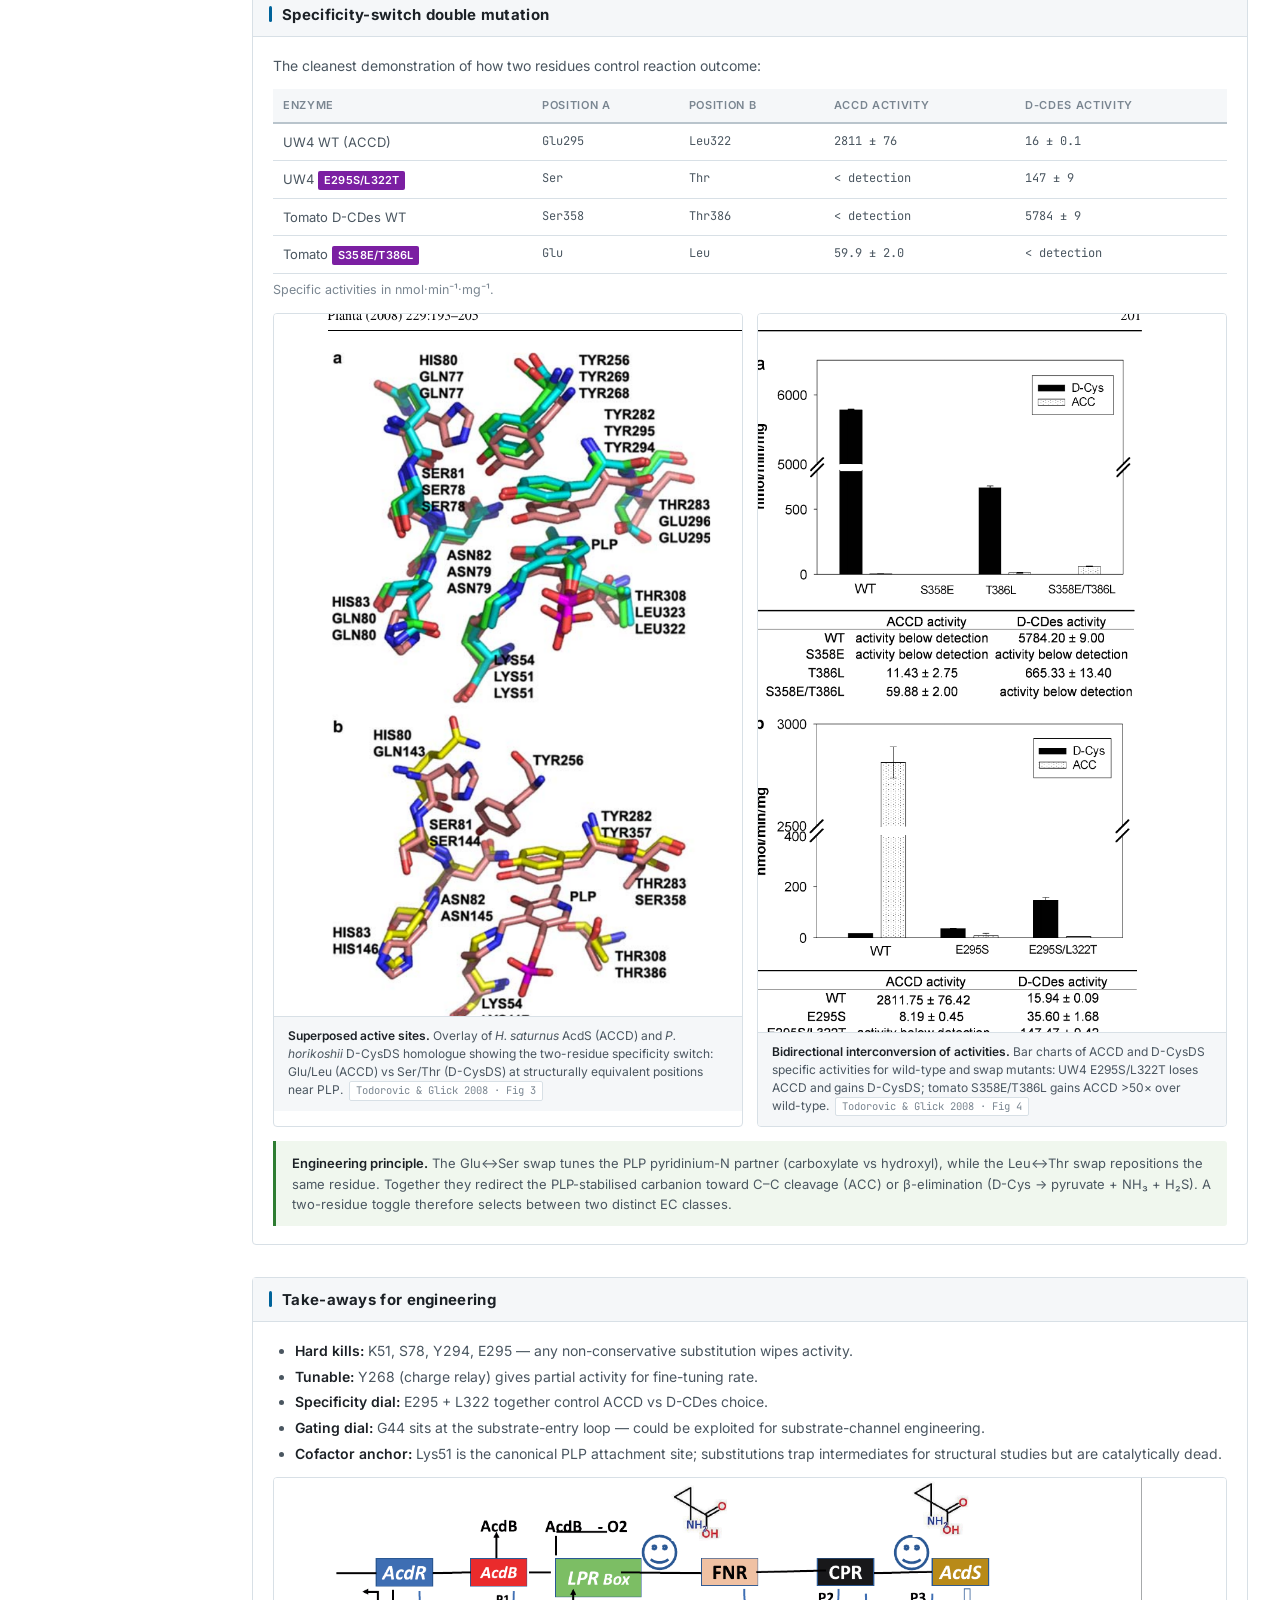
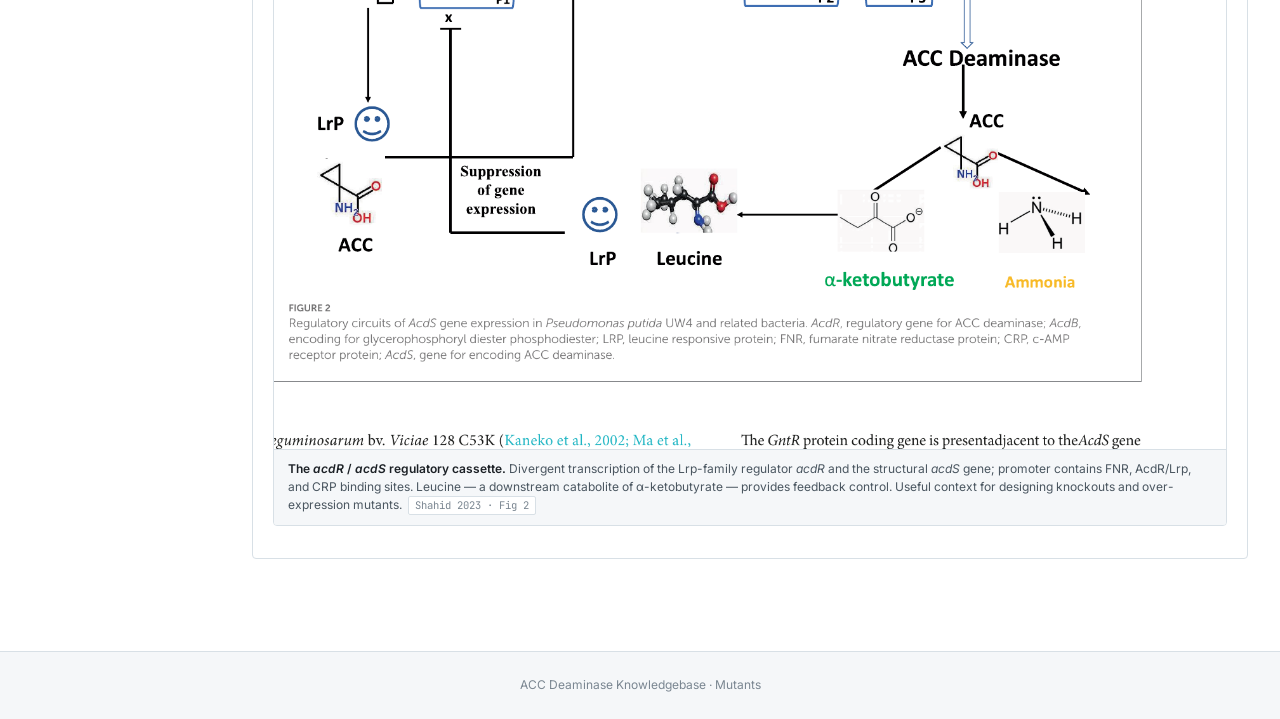
<file: mutants.html>
<!DOCTYPE html>
<html lang="en">
<head>
<meta charset="UTF-8">
<meta name="viewport" content="width=device-width, initial-scale=1.0">
<title>Mutants · AcdS</title>
<link href="https://fonts.googleapis.com/css2?family=Inter:wght@400;500;600;700&family=JetBrains+Mono:wght@400;500;700&display=swap" rel="stylesheet">
<link rel="stylesheet" href="css/style.css">
</head>
<body>
<header class="site-header"></header>

<div class="entry-banner">
  <div class="inner">
    <h1>Mutants &amp; engineering</h1>
    <span class="accession">All numbering = UW4 (Q5PWZ8)</span>
    <div class="badges">
      <span class="badge length">20+ characterised mutants</span>
    </div>
  </div>
</div>

<div class="layout">
  <aside class="sidenav">
    <h4>On this page</h4>
    <a href="#summary">Summary map</a>
    <a href="#table">Mutant table</a>
    <a href="#interconv">D-CDes interconversion</a>
    <a href="#takeaways">Take-aways</a>
  </aside>

  <main class="content">

    <section class="block" id="summary">
      <h2>Summary map</h2>
      <div class="body">
        <p>Mutations cluster in five functional positions of the active site. UW4 residue numbering throughout; <em>H. saturnus</em> yeast equivalents in italics.</p>
        <div class="stat-grid">
          <div class="stat" style="border-left-color: var(--feat-modres);"><div class="v">K51</div><div class="l">PLP Schiff base</div></div>
          <div class="stat" style="border-left-color: var(--feat-active);"><div class="v">Y294</div><div class="l">catalytic nucleophile</div></div>
          <div class="stat" style="border-left-color: var(--feat-active);"><div class="v">Y268</div><div class="l">charge relay</div></div>
          <div class="stat" style="border-left-color: var(--feat-active);"><div class="v">S78</div><div class="l">carboxylate H-bond</div></div>
          <div class="stat" style="border-left-color: var(--feat-active);"><div class="v">E295</div><div class="l">PLP N1 partner / specificity</div></div>
          <div class="stat" style="border-left-color: var(--feat-binding);"><div class="v">G44</div><div class="l">substrate gate</div></div>
          <div class="stat" style="border-left-color: var(--feat-binding);"><div class="v">L322</div><div class="l">PLP packing / specificity</div></div>
        </div>
      </div>
    </section>

    <section class="block" id="table">
      <h2>Characterised mutants</h2>
      <div class="body" style="padding: 0;">
        <table class="data">
          <thead>
            <tr>
              <th>Mutant</th>
              <th>Organism</th>
              <th>k<sub>cat</sub> (vs WT)</th>
              <th>K<sub>m</sub></th>
              <th>Phenotype</th>
              <th>Reference</th>
            </tr>
          </thead>
          <tbody>
            <tr>
              <td class="mono"><span class="pos">G44D</span></td>
              <td><em>P. putida</em> UW4</td>
              <td class="mono">~0 %</td>
              <td class="mono">no turnover up to 40 mM ACC</td>
              <td>Substrate-gate closed. CD/UV-Vis/T<sub>m</sub> identical to WT; loop D39–N50 modelled to block ACC entry.</td>
              <td>Hontzeas 2004</td>
            </tr>
            <tr>
              <td class="mono"><span class="pos">D44G</span> (back)</td>
              <td><em>P. putida</em> UW4</td>
              <td class="mono">100 %</td>
              <td class="mono">~3.4 mM</td>
              <td>Full activity restored — confirms gating role.</td>
              <td>Hontzeas 2004</td>
            </tr>
            <tr>
              <td class="mono"><span class="pos">K51T</span></td>
              <td><em>H. saturnus</em></td>
              <td class="mono">0 %</td>
              <td>—</td>
              <td>No ACC turnover. Trapped external aldimine (PDB 1J0D); enabled mechanistic snapshot.</td>
              <td>Ose 2003</td>
            </tr>
            <tr>
              <td class="mono"><span class="pos">K51A</span></td>
              <td><em>P.</em> sp. ACP</td>
              <td class="mono">0 %</td>
              <td>—</td>
              <td>Loss of Schiff base. λ<sub>max</sub> shifts to 330 / 425 nm.</td>
              <td>Yao 2000 (cited in Ose)</td>
            </tr>
            <tr>
              <td class="mono"><span class="pos">S78A</span></td>
              <td><em>P.</em> sp. ACP</td>
              <td class="mono">~0 %</td>
              <td>—</td>
              <td>Inactive — confirms Ser78 catalytic / anchoring role.</td>
              <td>Karthikeyan 2004</td>
            </tr>
            <tr>
              <td class="mono"><span class="pos">Y268F</span></td>
              <td><em>P.</em> sp. ACP</td>
              <td class="mono">~1.7 % (k<sub>cat</sub> 1.2 → 70 min⁻¹)</td>
              <td class="mono">1.97 mM (≈ WT)</td>
              <td>Loss of charge-relay → Tyr294 stays protonated → drastic kcat collapse.</td>
              <td>Karthikeyan 2004</td>
            </tr>
            <tr>
              <td class="mono"><span class="pos">Y268F</span> (mech)</td>
              <td><em>P.</em> sp. ACP</td>
              <td class="mono">k<sub>cat</sub> = 0.028 s⁻¹ (~2 %)</td>
              <td>—</td>
              <td>pH-rate profile: pK′ shifts to 8.7; pK<sub>3</sub> = 7.79.</td>
              <td>Thibodeaux 2011</td>
            </tr>
            <tr>
              <td class="mono"><span class="pos">Y269F</span></td>
              <td><em>H. saturnus</em></td>
              <td class="mono">~10 %</td>
              <td>—</td>
              <td>Yeast equivalent of Y268F; milder effect.</td>
              <td>Ose 2003</td>
            </tr>
            <tr>
              <td class="mono"><span class="pos">Y294F</span></td>
              <td><em>P.</em> sp. ACP</td>
              <td class="mono">0 %</td>
              <td>—</td>
              <td>No ACC consumption after 24 h. Removes the catalytic nucleophile entirely.</td>
              <td>Thibodeaux 2011; Karthikeyan 2004</td>
            </tr>
            <tr>
              <td class="mono"><span class="pos">Y295F</span></td>
              <td><em>H. saturnus</em></td>
              <td class="mono">0 %</td>
              <td>—</td>
              <td>Trapped non-covalent ACC complex (PDB 1J0E); internal aldimine retained.</td>
              <td>Ose 2003</td>
            </tr>
            <tr>
              <td class="mono"><span class="pos">E295D</span></td>
              <td><em>P.</em> sp. ACP</td>
              <td class="mono">~10 % (k<sub>cat</sub> 0.132 s⁻¹)</td>
              <td>—</td>
              <td>Slightly shorter side chain weakens PLP-N1 ion pair; k<sub>cat</sub>/K<sub>m</sub> ~2 × 10³ M⁻¹s⁻¹.</td>
              <td>Thibodeaux 2011</td>
            </tr>
            <tr>
              <td class="mono"><span class="pos">E295S</span></td>
              <td><em>P. putida</em> UW4</td>
              <td class="mono">~0.3 % (8.2 vs 2811 nmol/min/mg)</td>
              <td>—</td>
              <td>Loss of ACCD; small (~2×) gain of D-CDes activity (35.6 vs 16 nmol/min/mg).</td>
              <td>Todorovic 2008</td>
            </tr>
            <tr>
              <td class="mono"><span class="pos">E295S / L322T</span></td>
              <td><em>P. putida</em> UW4</td>
              <td class="mono">undetectable ACCD</td>
              <td>—</td>
              <td><strong>Interconversion:</strong> ~10× gain of D-cysteine desulfhydrase (147 vs 16 nmol/min/mg). Switches enzyme class.</td>
              <td>Todorovic 2008</td>
            </tr>
            <tr>
              <td class="mono"><span class="pos">E296Q</span></td>
              <td><em>H. saturnus</em></td>
              <td class="mono">0 %</td>
              <td>—</td>
              <td>Yeast equivalent of E295Q — fully inactive.</td>
              <td>Ose 2003</td>
            </tr>
            <tr>
              <td class="mono"><span class="pos">S358E / T386L</span></td>
              <td>Tomato D-CDes</td>
              <td class="mono">59.9 vs &lt;detection nmol/min/mg</td>
              <td>—</td>
              <td><strong>Reciprocal interconversion:</strong> tomato D-cysteine desulfhydrase gains ACCD activity (&gt;50×). D-CDes activity lost.</td>
              <td>Todorovic 2008</td>
            </tr>
            <tr>
              <td class="mono"><span class="pos">T386L</span> (single)</td>
              <td>Tomato D-CDes</td>
              <td class="mono">trace ACCD (11.4 nmol/min/mg)</td>
              <td>—</td>
              <td>~11.5 % WT D-CDes retained; small ACCD gained — single residue is insufficient.</td>
              <td>Todorovic 2008</td>
            </tr>
            <tr>
              <td class="mono"><span class="pos">S358E</span> (single)</td>
              <td>Tomato D-CDes</td>
              <td class="mono">0 %</td>
              <td>—</td>
              <td>Loses both activities — single substitution disrupts cofactor electrostatics.</td>
              <td>Todorovic 2008</td>
            </tr>
          </tbody>
        </table>
      </div>
    </section>

    <section class="block" id="interconv">
      <h2>Specificity-switch double mutation</h2>
      <div class="body">
        <p>
          The cleanest demonstration of how two residues control reaction outcome:
        </p>

        <table class="data">
          <thead>
            <tr><th>Enzyme</th><th>Position A</th><th>Position B</th><th>ACCD activity</th><th>D-CDes activity</th></tr>
          </thead>
          <tbody>
            <tr><td>UW4 WT (ACCD)</td><td class="mono">Glu295</td><td class="mono">Leu322</td><td class="mono">2811 ± 76</td><td class="mono">16 ± 0.1</td></tr>
            <tr><td>UW4 <span class="feat mutagen">E295S/L322T</span></td><td class="mono">Ser</td><td class="mono">Thr</td><td class="mono">&lt; detection</td><td class="mono">147 ± 9</td></tr>
            <tr><td>Tomato D-CDes WT</td><td class="mono">Ser358</td><td class="mono">Thr386</td><td class="mono">&lt; detection</td><td class="mono">5784 ± 9</td></tr>
            <tr><td>Tomato <span class="feat mutagen">S358E/T386L</span></td><td class="mono">Glu</td><td class="mono">Leu</td><td class="mono">59.9 ± 2.0</td><td class="mono">&lt; detection</td></tr>
          </tbody>
        </table>
        <p style="font-size: 12.5px; color: var(--text-mute); margin-top: 6px;">Specific activities in nmol·min⁻¹·mg⁻¹.</p>

        <div class="fig-grid cols-2" style="margin-top: 14px;">
          <figure class="fig">
            <img src="figures/todorovic2008_active_site_super.png" alt="Superposed active sites of ACCD vs D-CysDS">
            <figcaption><strong>Superposed active sites.</strong> Overlay of <em>H. saturnus</em> AcdS (ACCD) and <em>P. horikoshii</em> D-CysDS homologue showing the two-residue specificity switch: Glu/Leu (ACCD) vs Ser/Thr (D-CysDS) at structurally equivalent positions near PLP.<span class="src">Todorovic &amp; Glick 2008 · Fig 3</span></figcaption>
          </figure>
          <figure class="fig">
            <img src="figures/todorovic2008_mutant_activity.png" alt="Activity bar charts of swap mutants">
            <figcaption><strong>Bidirectional interconversion of activities.</strong> Bar charts of ACCD and D-CysDS specific activities for wild-type and swap mutants: UW4 E295S/L322T loses ACCD and gains D-CysDS; tomato S358E/T386L gains ACCD &gt;50× over wild-type.<span class="src">Todorovic &amp; Glick 2008 · Fig 4</span></figcaption>
          </figure>
        </div>

        <div class="callout note" style="margin-top: 14px;">
          <strong>Engineering principle.</strong> The Glu↔Ser swap tunes the PLP pyridinium-N
          partner (carboxylate vs hydroxyl), while the Leu↔Thr swap repositions the same residue.
          Together they redirect the PLP-stabilised carbanion toward C–C cleavage (ACC) or
          β-elimination (D-Cys → pyruvate + NH₃ + H₂S). A two-residue toggle therefore selects
          between two distinct EC classes.
        </div>
      </div>
    </section>

    <section class="block" id="takeaways">
      <h2>Take-aways for engineering</h2>
      <div class="body">
        <ul>
          <li><strong>Hard kills:</strong> K51, S78, Y294, E295 — any non-conservative substitution wipes activity.</li>
          <li><strong>Tunable:</strong> Y268 (charge relay) gives partial activity for fine-tuning rate.</li>
          <li><strong>Specificity dial:</strong> E295 + L322 together control ACCD vs D-CDes choice.</li>
          <li><strong>Gating dial:</strong> G44 sits at the substrate-entry loop — could be exploited for substrate-channel engineering.</li>
          <li><strong>Cofactor anchor:</strong> Lys51 is the canonical PLP attachment site; substitutions trap intermediates for structural studies but are catalytically dead.</li>
        </ul>

        <figure class="fig">
          <img src="figures/shahid2023_regulation.png" alt="acdR/acdS regulatory cassette">
          <figcaption><strong>The <em>acdR</em> / <em>acdS</em> regulatory cassette.</strong> Divergent transcription of the Lrp-family regulator <em>acdR</em> and the structural <em>acdS</em> gene; promoter contains FNR, AcdR/Lrp, and CRP binding sites. Leucine — a downstream catabolite of α-ketobutyrate — provides feedback control. Useful context for designing knockouts and over-expression mutants.<span class="src">Shahid 2023 · Fig 2</span></figcaption>
        </figure>
      </div>
    </section>

  </main>
</div>

<footer class="site-footer">ACC Deaminase Knowledgebase · Mutants</footer>
<script src="js/nav.js"></script>
<script src="js/lightbox.js"></script>
</body>
</html>
</file>
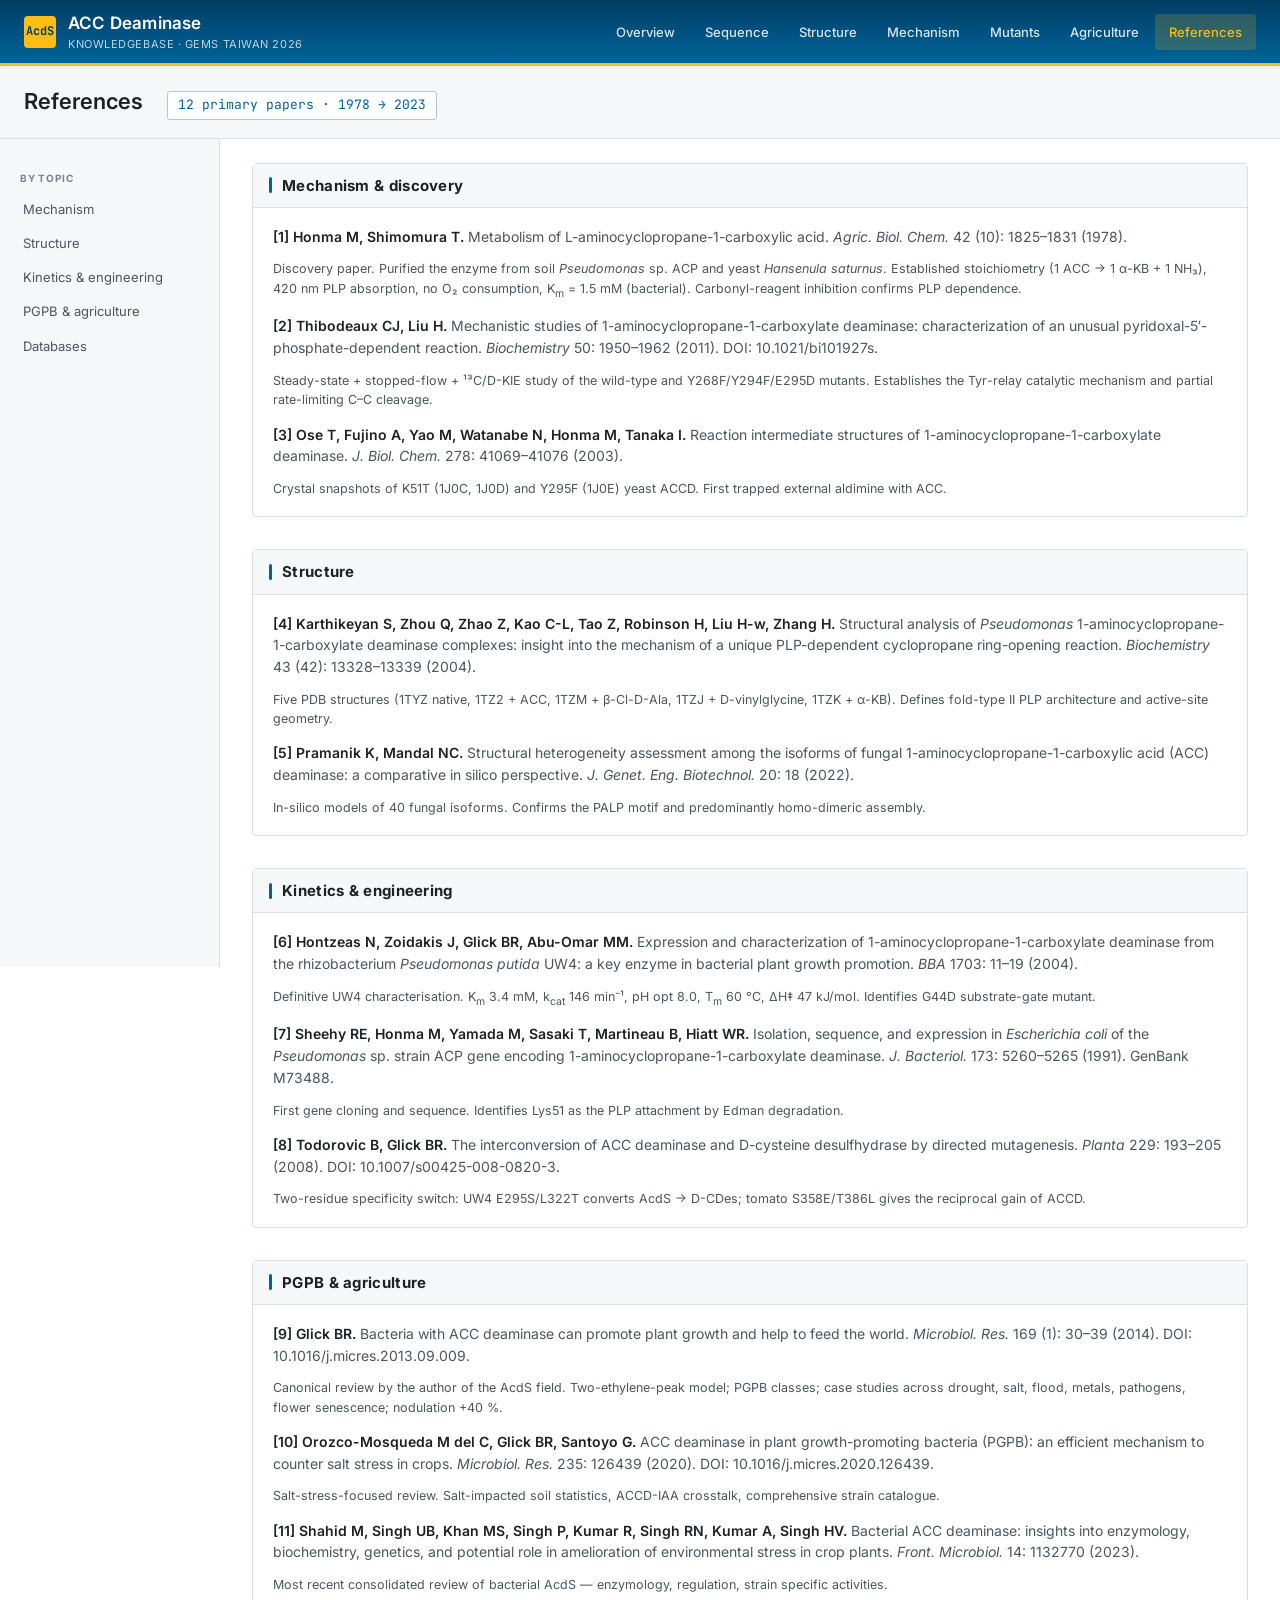
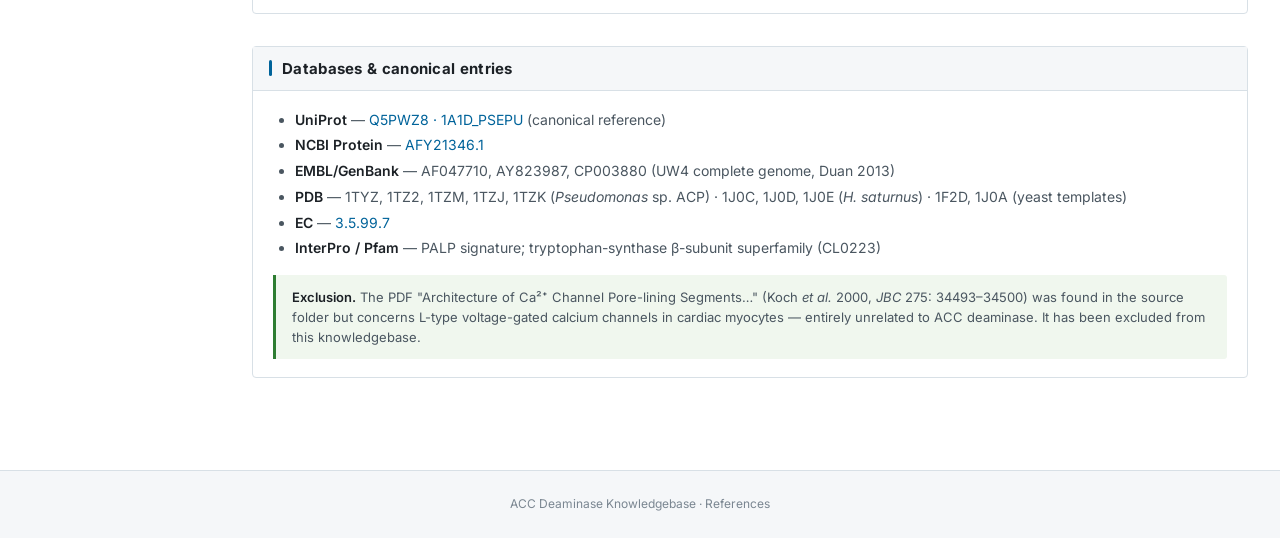
<file: references.html>
<!DOCTYPE html>
<html lang="en">
<head>
<meta charset="UTF-8">
<meta name="viewport" content="width=device-width, initial-scale=1.0">
<title>References · AcdS</title>
<link href="https://fonts.googleapis.com/css2?family=Inter:wght@400;500;600;700&family=JetBrains+Mono:wght@400;500;700&display=swap" rel="stylesheet">
<link rel="stylesheet" href="css/style.css">
</head>
<body>
<header class="site-header"></header>

<div class="entry-banner">
  <div class="inner">
    <h1>References</h1>
    <span class="accession">12 primary papers · 1978 → 2023</span>
  </div>
</div>

<div class="layout">
  <aside class="sidenav">
    <h4>By topic</h4>
    <a href="#mechanism">Mechanism</a>
    <a href="#structure">Structure</a>
    <a href="#kinetics">Kinetics &amp; engineering</a>
    <a href="#applied">PGPB &amp; agriculture</a>
    <a href="#dbs">Databases</a>
  </aside>

  <main class="content">

    <section class="block" id="mechanism">
      <h2>Mechanism &amp; discovery</h2>
      <div class="body">
        <p><strong>[1] Honma M, Shimomura T.</strong> Metabolism of L-aminocyclopropane-1-carboxylic acid. <em>Agric. Biol. Chem.</em> 42 (10): 1825–1831 (1978).</p>
        <p style="color: var(--text-soft); font-size: 12.5px;">Discovery paper. Purified the enzyme from soil <em>Pseudomonas</em> sp. ACP and yeast <em>Hansenula saturnus</em>. Established stoichiometry (1 ACC → 1 α-KB + 1 NH₃), 420 nm PLP absorption, no O₂ consumption, K<sub>m</sub> = 1.5 mM (bacterial). Carbonyl-reagent inhibition confirms PLP dependence.</p>

        <p style="margin-top: 14px;"><strong>[2] Thibodeaux CJ, Liu H.</strong> Mechanistic studies of 1-aminocyclopropane-1-carboxylate deaminase: characterization of an unusual pyridoxal-5′-phosphate-dependent reaction. <em>Biochemistry</em> 50: 1950–1962 (2011). DOI: 10.1021/bi101927s.</p>
        <p style="color: var(--text-soft); font-size: 12.5px;">Steady-state + stopped-flow + ¹³C/D-KIE study of the wild-type and Y268F/Y294F/E295D mutants. Establishes the Tyr-relay catalytic mechanism and partial rate-limiting C–C cleavage.</p>

        <p style="margin-top: 14px;"><strong>[3] Ose T, Fujino A, Yao M, Watanabe N, Honma M, Tanaka I.</strong> Reaction intermediate structures of 1-aminocyclopropane-1-carboxylate deaminase. <em>J. Biol. Chem.</em> 278: 41069–41076 (2003).</p>
        <p style="color: var(--text-soft); font-size: 12.5px;">Crystal snapshots of K51T (1J0C, 1J0D) and Y295F (1J0E) yeast ACCD. First trapped external aldimine with ACC.</p>
      </div>
    </section>

    <section class="block" id="structure">
      <h2>Structure</h2>
      <div class="body">
        <p><strong>[4] Karthikeyan S, Zhou Q, Zhao Z, Kao C-L, Tao Z, Robinson H, Liu H-w, Zhang H.</strong> Structural analysis of <em>Pseudomonas</em> 1-aminocyclopropane-1-carboxylate deaminase complexes: insight into the mechanism of a unique PLP-dependent cyclopropane ring-opening reaction. <em>Biochemistry</em> 43 (42): 13328–13339 (2004).</p>
        <p style="color: var(--text-soft); font-size: 12.5px;">Five PDB structures (1TYZ native, 1TZ2 + ACC, 1TZM + β-Cl-D-Ala, 1TZJ + D-vinylglycine, 1TZK + α-KB). Defines fold-type II PLP architecture and active-site geometry.</p>

        <p style="margin-top: 14px;"><strong>[5] Pramanik K, Mandal NC.</strong> Structural heterogeneity assessment among the isoforms of fungal 1-aminocyclopropane-1-carboxylic acid (ACC) deaminase: a comparative in silico perspective. <em>J. Genet. Eng. Biotechnol.</em> 20: 18 (2022).</p>
        <p style="color: var(--text-soft); font-size: 12.5px;">In-silico models of 40 fungal isoforms. Confirms the PALP motif and predominantly homo-dimeric assembly.</p>
      </div>
    </section>

    <section class="block" id="kinetics">
      <h2>Kinetics &amp; engineering</h2>
      <div class="body">
        <p><strong>[6] Hontzeas N, Zoidakis J, Glick BR, Abu-Omar MM.</strong> Expression and characterization of 1-aminocyclopropane-1-carboxylate deaminase from the rhizobacterium <em>Pseudomonas putida</em> UW4: a key enzyme in bacterial plant growth promotion. <em>BBA</em> 1703: 11–19 (2004).</p>
        <p style="color: var(--text-soft); font-size: 12.5px;">Definitive UW4 characterisation. K<sub>m</sub> 3.4 mM, k<sub>cat</sub> 146 min⁻¹, pH opt 8.0, T<sub>m</sub> 60 °C, ΔH‡ 47 kJ/mol. Identifies G44D substrate-gate mutant.</p>

        <p style="margin-top: 14px;"><strong>[7] Sheehy RE, Honma M, Yamada M, Sasaki T, Martineau B, Hiatt WR.</strong> Isolation, sequence, and expression in <em>Escherichia coli</em> of the <em>Pseudomonas</em> sp. strain ACP gene encoding 1-aminocyclopropane-1-carboxylate deaminase. <em>J. Bacteriol.</em> 173: 5260–5265 (1991). GenBank M73488.</p>
        <p style="color: var(--text-soft); font-size: 12.5px;">First gene cloning and sequence. Identifies Lys51 as the PLP attachment by Edman degradation.</p>

        <p style="margin-top: 14px;"><strong>[8] Todorovic B, Glick BR.</strong> The interconversion of ACC deaminase and D-cysteine desulfhydrase by directed mutagenesis. <em>Planta</em> 229: 193–205 (2008). DOI: 10.1007/s00425-008-0820-3.</p>
        <p style="color: var(--text-soft); font-size: 12.5px;">Two-residue specificity switch: UW4 E295S/L322T converts AcdS → D-CDes; tomato S358E/T386L gives the reciprocal gain of ACCD.</p>
      </div>
    </section>

    <section class="block" id="applied">
      <h2>PGPB &amp; agriculture</h2>
      <div class="body">
        <p><strong>[9] Glick BR.</strong> Bacteria with ACC deaminase can promote plant growth and help to feed the world. <em>Microbiol. Res.</em> 169 (1): 30–39 (2014). DOI: 10.1016/j.micres.2013.09.009.</p>
        <p style="color: var(--text-soft); font-size: 12.5px;">Canonical review by the author of the AcdS field. Two-ethylene-peak model; PGPB classes; case studies across drought, salt, flood, metals, pathogens, flower senescence; nodulation +40 %.</p>

        <p style="margin-top: 14px;"><strong>[10] Orozco-Mosqueda M del C, Glick BR, Santoyo G.</strong> ACC deaminase in plant growth-promoting bacteria (PGPB): an efficient mechanism to counter salt stress in crops. <em>Microbiol. Res.</em> 235: 126439 (2020). DOI: 10.1016/j.micres.2020.126439.</p>
        <p style="color: var(--text-soft); font-size: 12.5px;">Salt-stress-focused review. Salt-impacted soil statistics, ACCD-IAA crosstalk, comprehensive strain catalogue.</p>

        <p style="margin-top: 14px;"><strong>[11] Shahid M, Singh UB, Khan MS, Singh P, Kumar R, Singh RN, Kumar A, Singh HV.</strong> Bacterial ACC deaminase: insights into enzymology, biochemistry, genetics, and potential role in amelioration of environmental stress in crop plants. <em>Front. Microbiol.</em> 14: 1132770 (2023).</p>
        <p style="color: var(--text-soft); font-size: 12.5px;">Most recent consolidated review of bacterial AcdS — enzymology, regulation, strain specific activities.</p>
      </div>
    </section>

    <section class="block" id="dbs">
      <h2>Databases &amp; canonical entries</h2>
      <div class="body">
        <ul>
          <li><strong>UniProt</strong> — <a href="https://www.uniprot.org/uniprotkb/Q5PWZ8/entry" target="_blank">Q5PWZ8 · 1A1D_PSEPU</a> (canonical reference)</li>
          <li><strong>NCBI Protein</strong> — <a href="https://www.ncbi.nlm.nih.gov/protein/AFY21346.1" target="_blank">AFY21346.1</a></li>
          <li><strong>EMBL/GenBank</strong> — AF047710, AY823987, CP003880 (UW4 complete genome, Duan 2013)</li>
          <li><strong>PDB</strong> — 1TYZ, 1TZ2, 1TZM, 1TZJ, 1TZK (<em>Pseudomonas</em> sp. ACP) · 1J0C, 1J0D, 1J0E (<em>H. saturnus</em>) · 1F2D, 1J0A (yeast templates)</li>
          <li><strong>EC</strong> — <a href="https://www.brenda-enzymes.org/enzyme.php?ecno=3.5.99.7" target="_blank">3.5.99.7</a></li>
          <li><strong>InterPro / Pfam</strong> — PALP signature; tryptophan-synthase β-subunit superfamily (CL0223)</li>
        </ul>

        <div class="callout note" style="margin-top: 16px;">
          <strong>Exclusion.</strong> The PDF "Architecture of Ca²⁺ Channel Pore-lining Segments…" (Koch <em>et al.</em> 2000, <em>JBC</em> 275: 34493–34500) was found in the source folder but concerns L-type voltage-gated calcium channels in cardiac myocytes — entirely unrelated to ACC deaminase. It has been excluded from this knowledgebase.
        </div>
      </div>
    </section>

  </main>
</div>

<footer class="site-footer">ACC Deaminase Knowledgebase · References</footer>
<script src="js/nav.js"></script>
</body>
</html>
</file>
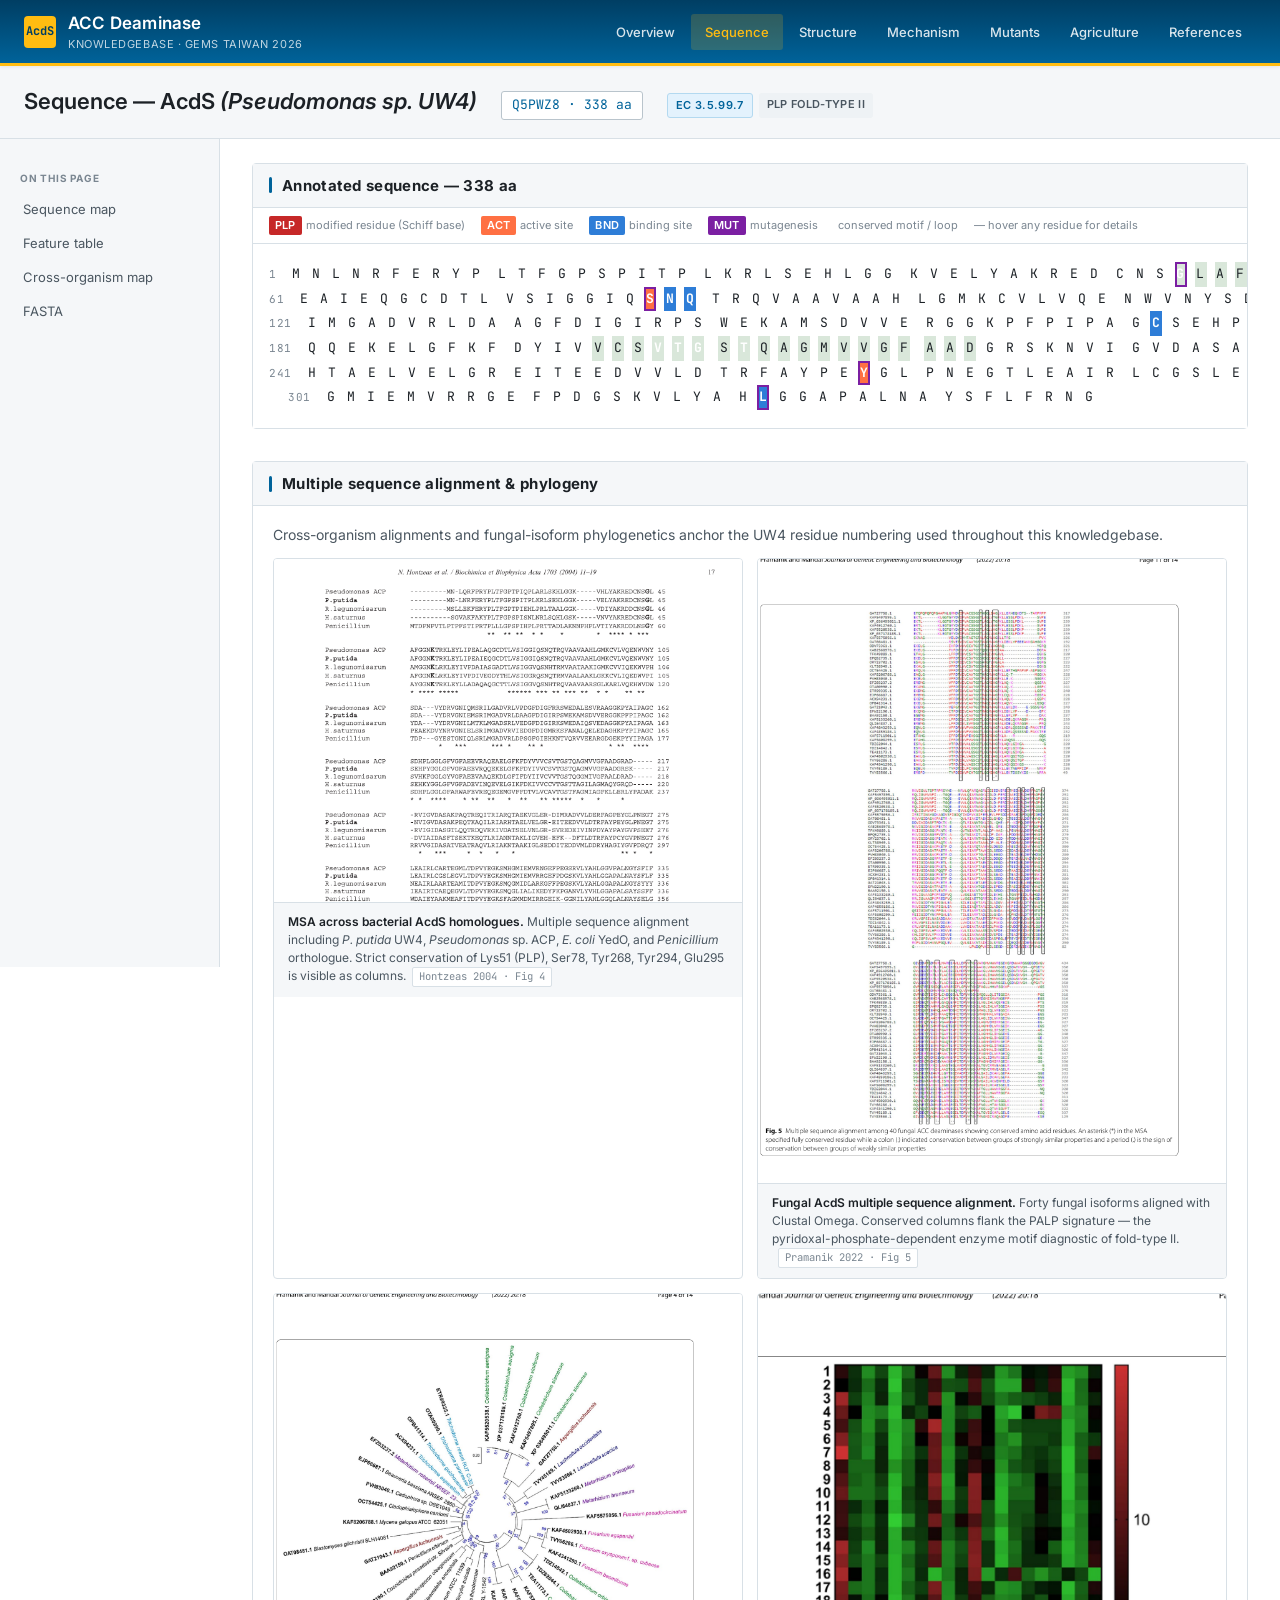
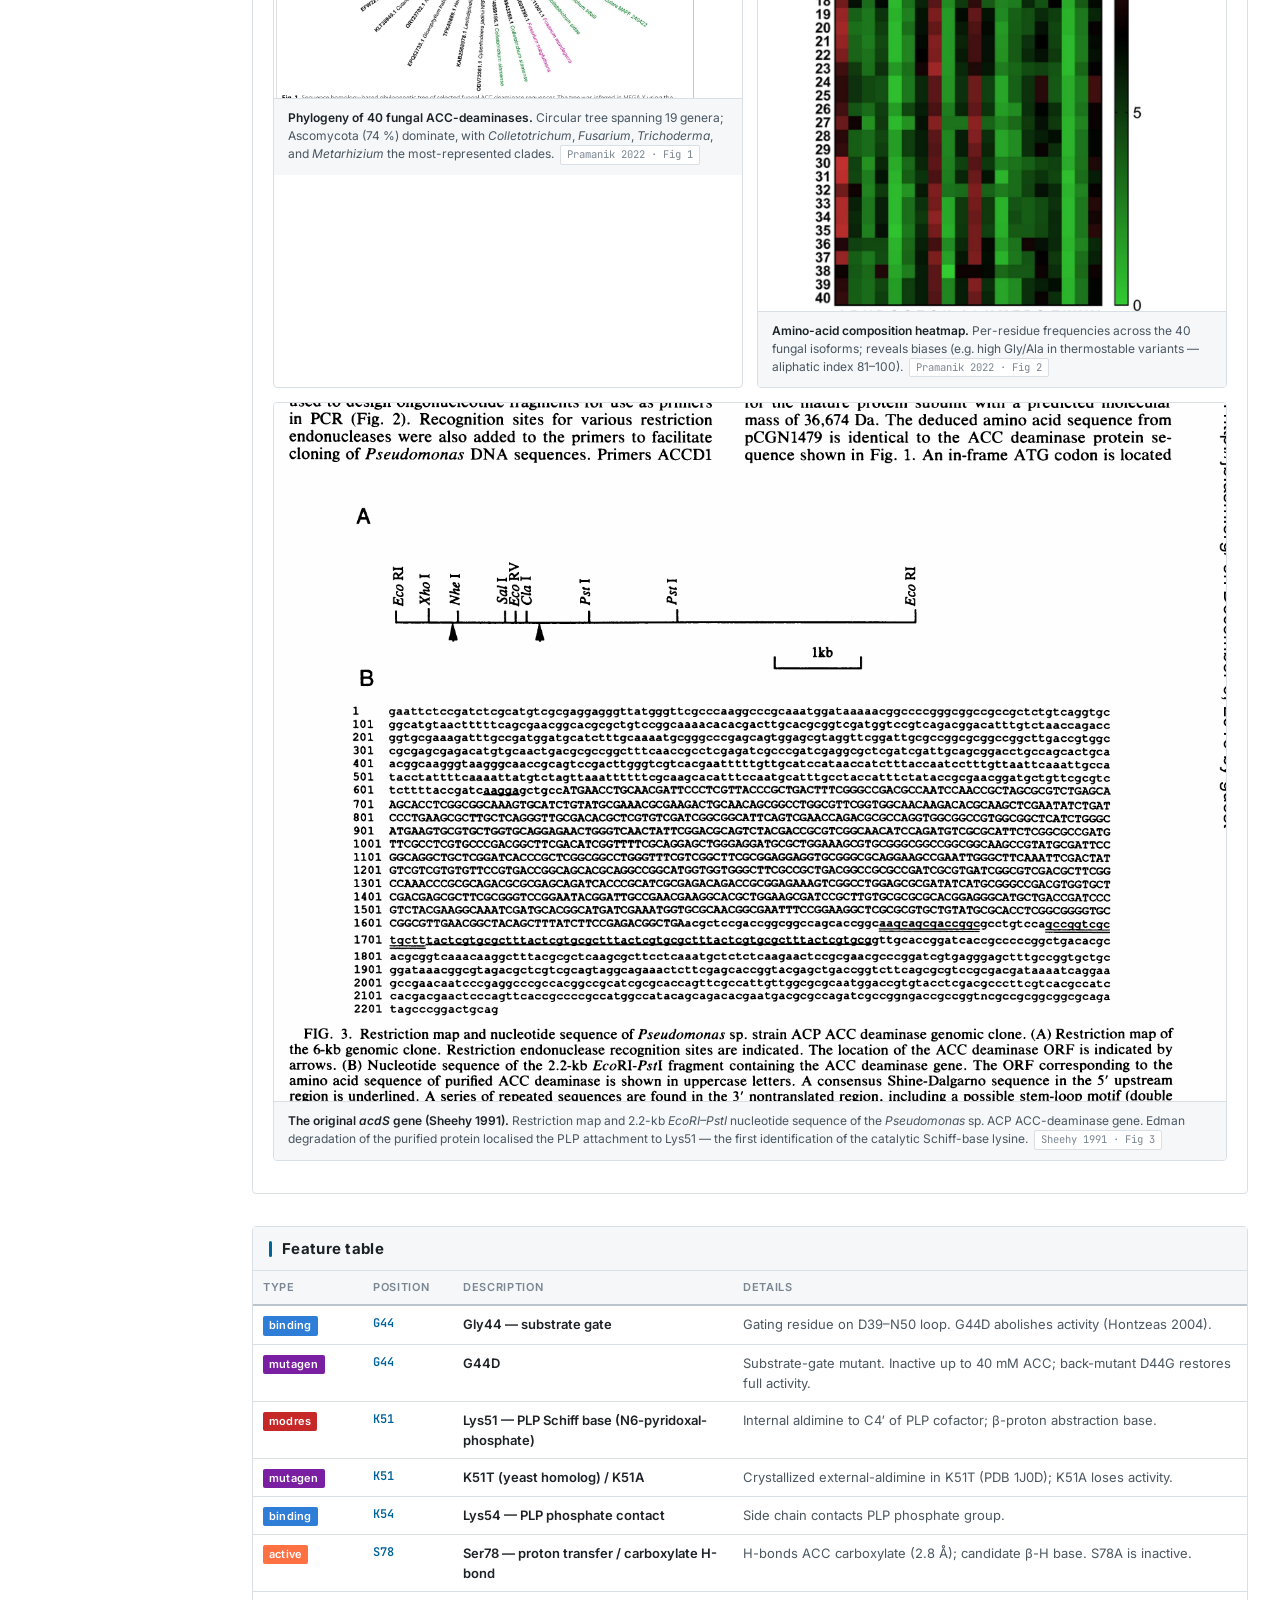
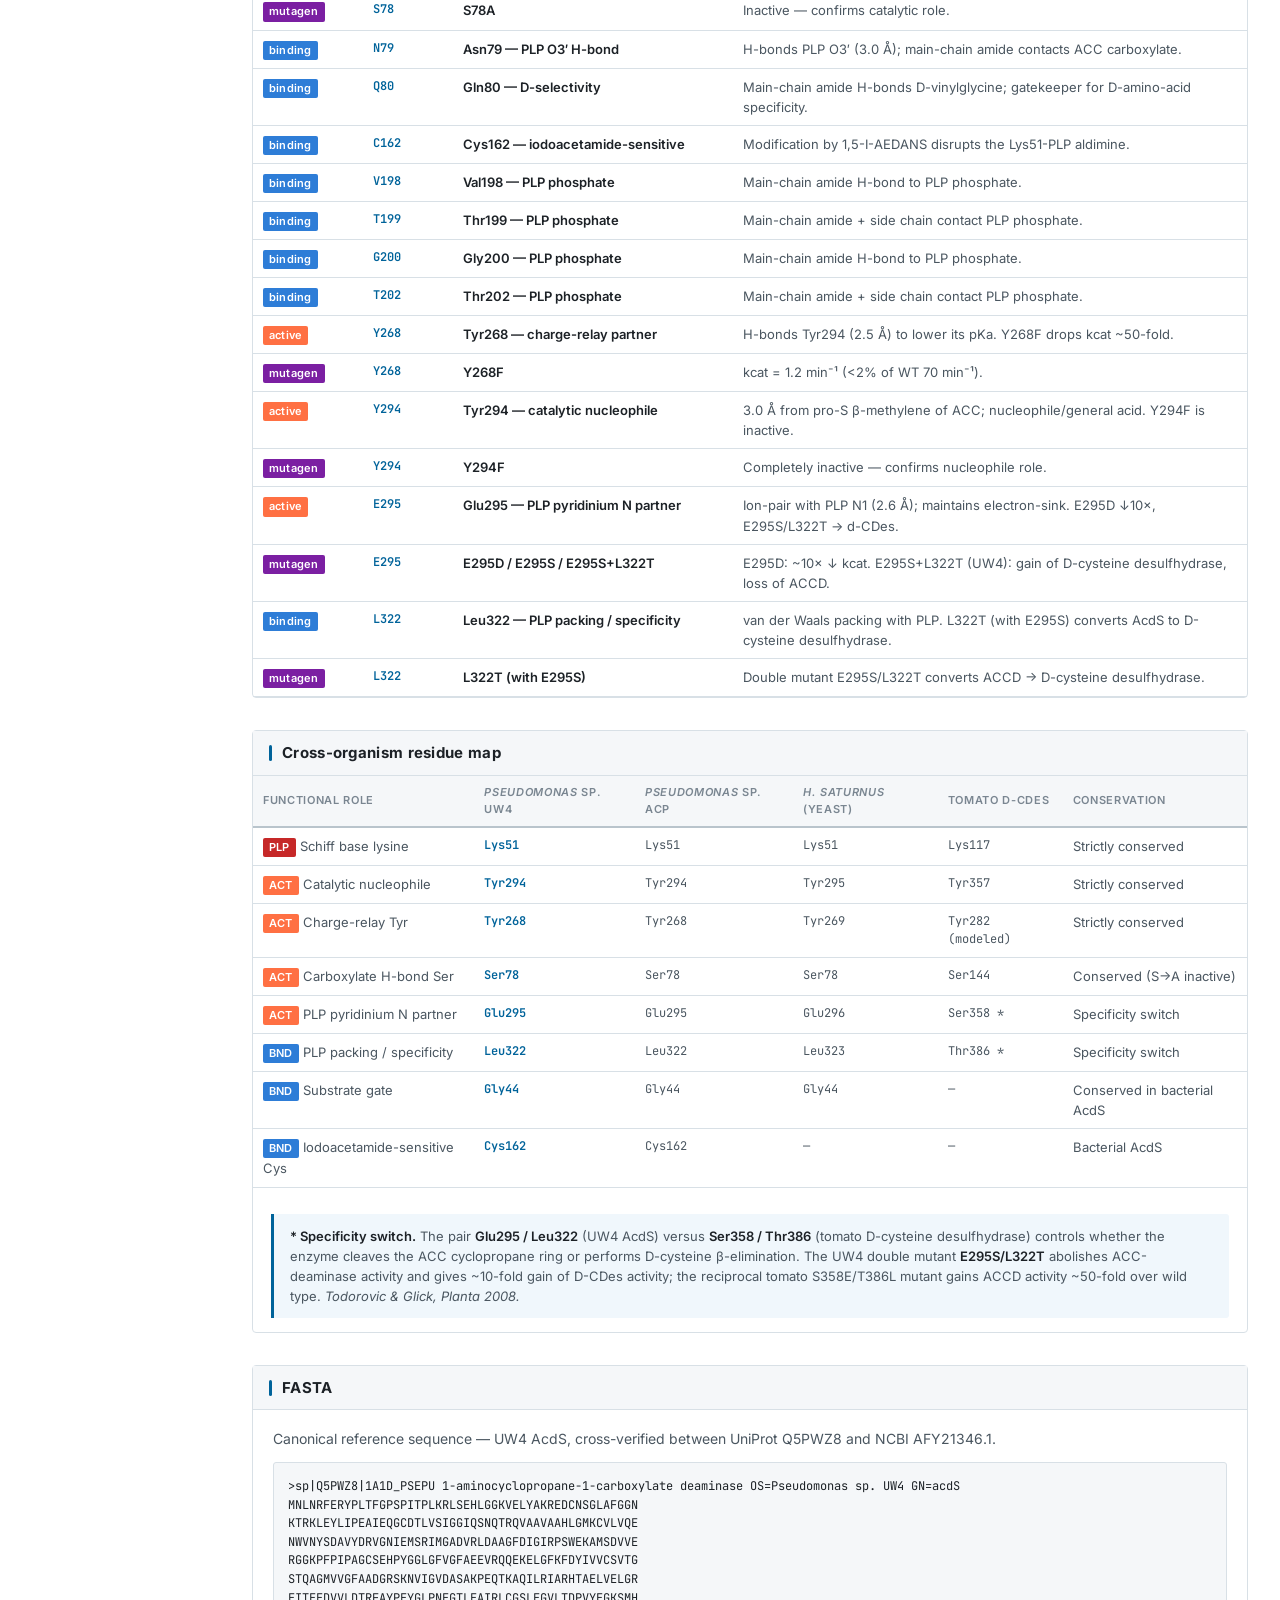
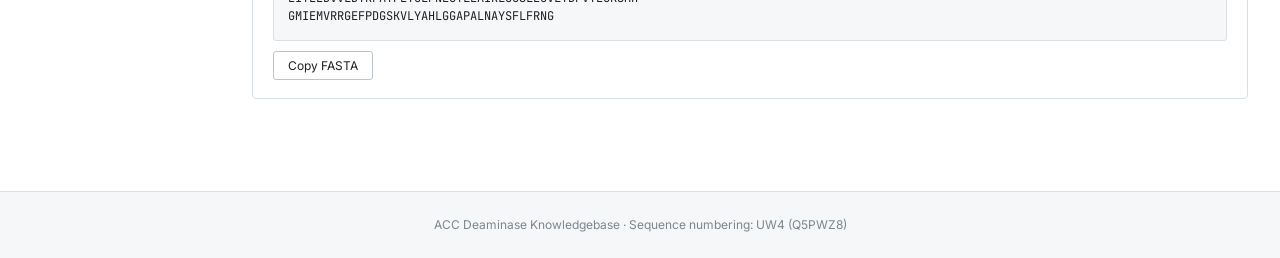
<file: sequence.html>
<!DOCTYPE html>
<html lang="en">
<head>
<meta charset="UTF-8">
<meta name="viewport" content="width=device-width, initial-scale=1.0">
<title>Sequence · AcdS</title>
<link href="https://fonts.googleapis.com/css2?family=Inter:wght@400;500;600;700&family=JetBrains+Mono:wght@400;500;700&display=swap" rel="stylesheet">
<link rel="stylesheet" href="css/style.css">
</head>
<body>
<header class="site-header"></header>

<div class="entry-banner">
  <div class="inner">
    <h1>Sequence — AcdS <span class="italic">(Pseudomonas sp. UW4)</span></h1>
    <span class="accession">Q5PWZ8 · 338 aa</span>
    <div class="badges">
      <span class="badge ec">EC 3.5.99.7</span>
      <span class="badge length">PLP fold-type II</span>
    </div>
  </div>
</div>

<div class="layout">
  <aside class="sidenav">
    <h4>On this page</h4>
    <a href="#viewer">Sequence map</a>
    <a href="#features">Feature table</a>
    <a href="#conservation">Cross-organism map</a>
    <a href="#fasta">FASTA</a>
  </aside>

  <main class="content">

    <section class="block" id="viewer">
      <h2>Annotated sequence — 338 aa</h2>

      <div class="seq-track-legend">
        <span><span class="feat modres">PLP</span> modified residue (Schiff base)</span>
        <span><span class="feat active">ACT</span> active site</span>
        <span><span class="feat binding">BND</span> binding site</span>
        <span><span class="feat mutagen">MUT</span> mutagenesis</span>
        <span><span class="swatch" style="background:rgba(46,125,50,.18)"></span> conserved motif / loop</span>
        <span style="color:var(--text-mute)">— hover any residue for details</span>
      </div>

      <div id="sequence-display" class="sequence-display"></div>
    </section>

    <section class="block">
      <h2>Multiple sequence alignment &amp; phylogeny</h2>
      <div class="body">
        <p>Cross-organism alignments and fungal-isoform phylogenetics anchor the UW4 residue numbering used throughout this knowledgebase.</p>
        <div class="fig-grid cols-2">
          <figure class="fig">
            <img src="figures/hontzeas2004_msa.png" alt="MSA across ACCD homologues">
            <figcaption><strong>MSA across bacterial AcdS homologues.</strong> Multiple sequence alignment including <em>P. putida</em> UW4, <em>Pseudomonas</em> sp. ACP, <em>E. coli</em> YedO, and <em>Penicillium</em> orthologue. Strict conservation of Lys51 (PLP), Ser78, Tyr268, Tyr294, Glu295 is visible as columns.<span class="src">Hontzeas 2004 · Fig 4</span></figcaption>
          </figure>
          <figure class="fig">
            <img src="figures/pramanik2022_msa.png" alt="Fungal ACCD MSA">
            <figcaption><strong>Fungal AcdS multiple sequence alignment.</strong> Forty fungal isoforms aligned with Clustal Omega. Conserved columns flank the PALP signature — the pyridoxal-phosphate-dependent enzyme motif diagnostic of fold-type II.<span class="src">Pramanik 2022 · Fig 5</span></figcaption>
          </figure>
          <figure class="fig">
            <img src="figures/pramanik2022_phylogeny.png" alt="Phylogenetic tree of fungal ACCDs">
            <figcaption><strong>Phylogeny of 40 fungal ACC-deaminases.</strong> Circular tree spanning 19 genera; Ascomycota (74 %) dominate, with <em>Colletotrichum</em>, <em>Fusarium</em>, <em>Trichoderma</em>, and <em>Metarhizium</em> the most-represented clades.<span class="src">Pramanik 2022 · Fig 1</span></figcaption>
          </figure>
          <figure class="fig">
            <img src="figures/pramanik2022_heatmap.png" alt="Amino-acid composition heatmap">
            <figcaption><strong>Amino-acid composition heatmap.</strong> Per-residue frequencies across the 40 fungal isoforms; reveals biases (e.g. high Gly/Ala in thermostable variants — aliphatic index 81–100).<span class="src">Pramanik 2022 · Fig 2</span></figcaption>
          </figure>
        </div>

        <figure class="fig">
          <img src="figures/sheehy1991_gene_map_sequence.png" alt="acdS gene map and nucleotide sequence">
          <figcaption><strong>The original <em>acdS</em> gene (Sheehy 1991).</strong> Restriction map and 2.2-kb <em>EcoRI–PstI</em> nucleotide sequence of the <em>Pseudomonas</em> sp. ACP ACC-deaminase gene. Edman degradation of the purified protein localised the PLP attachment to Lys51 — the first identification of the catalytic Schiff-base lysine.<span class="src">Sheehy 1991 · Fig 3</span></figcaption>
        </figure>
      </div>
    </section>

    <section class="block" id="features">
      <h2>Feature table</h2>
      <div class="body" style="padding: 0;">
        <table class="data">
          <thead>
            <tr>
              <th style="width: 110px;">Type</th>
              <th style="width: 90px;">Position</th>
              <th style="width: 280px;">Description</th>
              <th>Details</th>
            </tr>
          </thead>
          <tbody id="feature-table-body"></tbody>
        </table>
      </div>
    </section>

    <section class="block" id="conservation">
      <h2>Cross-organism residue map</h2>
      <div class="body" style="padding: 0;">
        <table class="data">
          <thead>
            <tr>
              <th>Functional role</th>
              <th><em>Pseudomonas</em> sp. UW4</th>
              <th><em>Pseudomonas</em> sp. ACP</th>
              <th><em>H. saturnus</em> (yeast)</th>
              <th>Tomato D-CDes</th>
              <th>Conservation</th>
            </tr>
          </thead>
          <tbody>
            <tr><td><span class="feat modres">PLP</span> Schiff base lysine</td>
                <td class="mono"><span class="pos">Lys51</span></td>
                <td class="mono">Lys51</td>
                <td class="mono">Lys51</td>
                <td class="mono">Lys117</td>
                <td>Strictly conserved</td></tr>
            <tr><td><span class="feat active">ACT</span> Catalytic nucleophile</td>
                <td class="mono"><span class="pos">Tyr294</span></td>
                <td class="mono">Tyr294</td>
                <td class="mono">Tyr295</td>
                <td class="mono">Tyr357</td>
                <td>Strictly conserved</td></tr>
            <tr><td><span class="feat active">ACT</span> Charge-relay Tyr</td>
                <td class="mono"><span class="pos">Tyr268</span></td>
                <td class="mono">Tyr268</td>
                <td class="mono">Tyr269</td>
                <td class="mono">Tyr282 (modeled)</td>
                <td>Strictly conserved</td></tr>
            <tr><td><span class="feat active">ACT</span> Carboxylate H-bond Ser</td>
                <td class="mono"><span class="pos">Ser78</span></td>
                <td class="mono">Ser78</td>
                <td class="mono">Ser78</td>
                <td class="mono">Ser144</td>
                <td>Conserved (S→A inactive)</td></tr>
            <tr><td><span class="feat active">ACT</span> PLP pyridinium N partner</td>
                <td class="mono"><span class="pos">Glu295</span></td>
                <td class="mono">Glu295</td>
                <td class="mono">Glu296</td>
                <td class="mono">Ser358 *</td>
                <td>Specificity switch</td></tr>
            <tr><td><span class="feat binding">BND</span> PLP packing / specificity</td>
                <td class="mono"><span class="pos">Leu322</span></td>
                <td class="mono">Leu322</td>
                <td class="mono">Leu323</td>
                <td class="mono">Thr386 *</td>
                <td>Specificity switch</td></tr>
            <tr><td><span class="feat binding">BND</span> Substrate gate</td>
                <td class="mono"><span class="pos">Gly44</span></td>
                <td class="mono">Gly44</td>
                <td class="mono">Gly44</td>
                <td class="mono">—</td>
                <td>Conserved in bacterial AcdS</td></tr>
            <tr><td><span class="feat binding">BND</span> Iodoacetamide-sensitive Cys</td>
                <td class="mono"><span class="pos">Cys162</span></td>
                <td class="mono">Cys162</td>
                <td class="mono">—</td>
                <td class="mono">—</td>
                <td>Bacterial AcdS</td></tr>
          </tbody>
        </table>
        <div style="padding: 14px 18px;">
          <div class="callout">
            <strong>* Specificity switch.</strong> The pair <strong>Glu295 / Leu322</strong> (UW4 AcdS) versus
            <strong>Ser358 / Thr386</strong> (tomato D-cysteine desulfhydrase) controls whether the enzyme
            cleaves the ACC cyclopropane ring or performs D-cysteine β-elimination. The UW4 double mutant
            <strong>E295S/L322T</strong> abolishes ACC-deaminase activity and gives ~10-fold gain of
            D-CDes activity; the reciprocal tomato S358E/T386L mutant gains ACCD activity ~50-fold over
            wild type. <em>Todorovic &amp; Glick, Planta 2008.</em>
          </div>
        </div>
      </div>
    </section>

    <section class="block" id="fasta">
      <h2>FASTA</h2>
      <div class="body">
        <p>Canonical reference sequence — UW4 AcdS, cross-verified between UniProt Q5PWZ8 and NCBI AFY21346.1.</p>
        <pre style="font-family: var(--mono); font-size: 12px; background: var(--bg-alt); border: 1px solid var(--border); border-radius: 3px; padding: 14px; overflow-x: auto;">&gt;sp|Q5PWZ8|1A1D_PSEPU 1-aminocyclopropane-1-carboxylate deaminase OS=Pseudomonas sp. UW4 GN=acdS
MNLNRFERYPLTFGPSPITPLKRLSEHLGGKVELYAKREDCNSGLAFGGN
KTRKLEYLIPEAIEQGCDTLVSIGGIQSNQTRQVAAVAAHLGMKCVLVQE
NWVNYSDAVYDRVGNIEMSRIMGADVRLDAAGFDIGIRPSWEKAMSDVVE
RGGKPFPIPAGCSEHPYGGLGFVGFAEEVRQQEKELGFKFDYIVVCSVTG
STQAGMVVGFAADGRSKNVIGVDASAKPEQTKAQILRIARHTAELVELGR
EITEEDVVLDTRFAYPEYGLPNEGTLEAIRLCGSLEGVLTDPVYEGKSMH
GMIEMVRRGEFPDGSKVLYAHLGGAPALNAYSFLFRNG</pre>
        <p style="margin-top: 10px;">
          <button id="copy-fasta" class="" style="font-family: var(--sans); font-size: 12px; padding: 6px 14px; border: 1px solid var(--border-strong); background: #fff; color: var(--text); border-radius: 3px; cursor: pointer;">Copy FASTA</button>
        </p>
      </div>
    </section>

  </main>
</div>

<footer class="site-footer">
  ACC Deaminase Knowledgebase · Sequence numbering: UW4 (Q5PWZ8)
</footer>

<script src="js/nav.js"></script>
<script src="js/sequence.js"></script>
<script src="js/lightbox.js"></script>
</body>
</html>
</file>
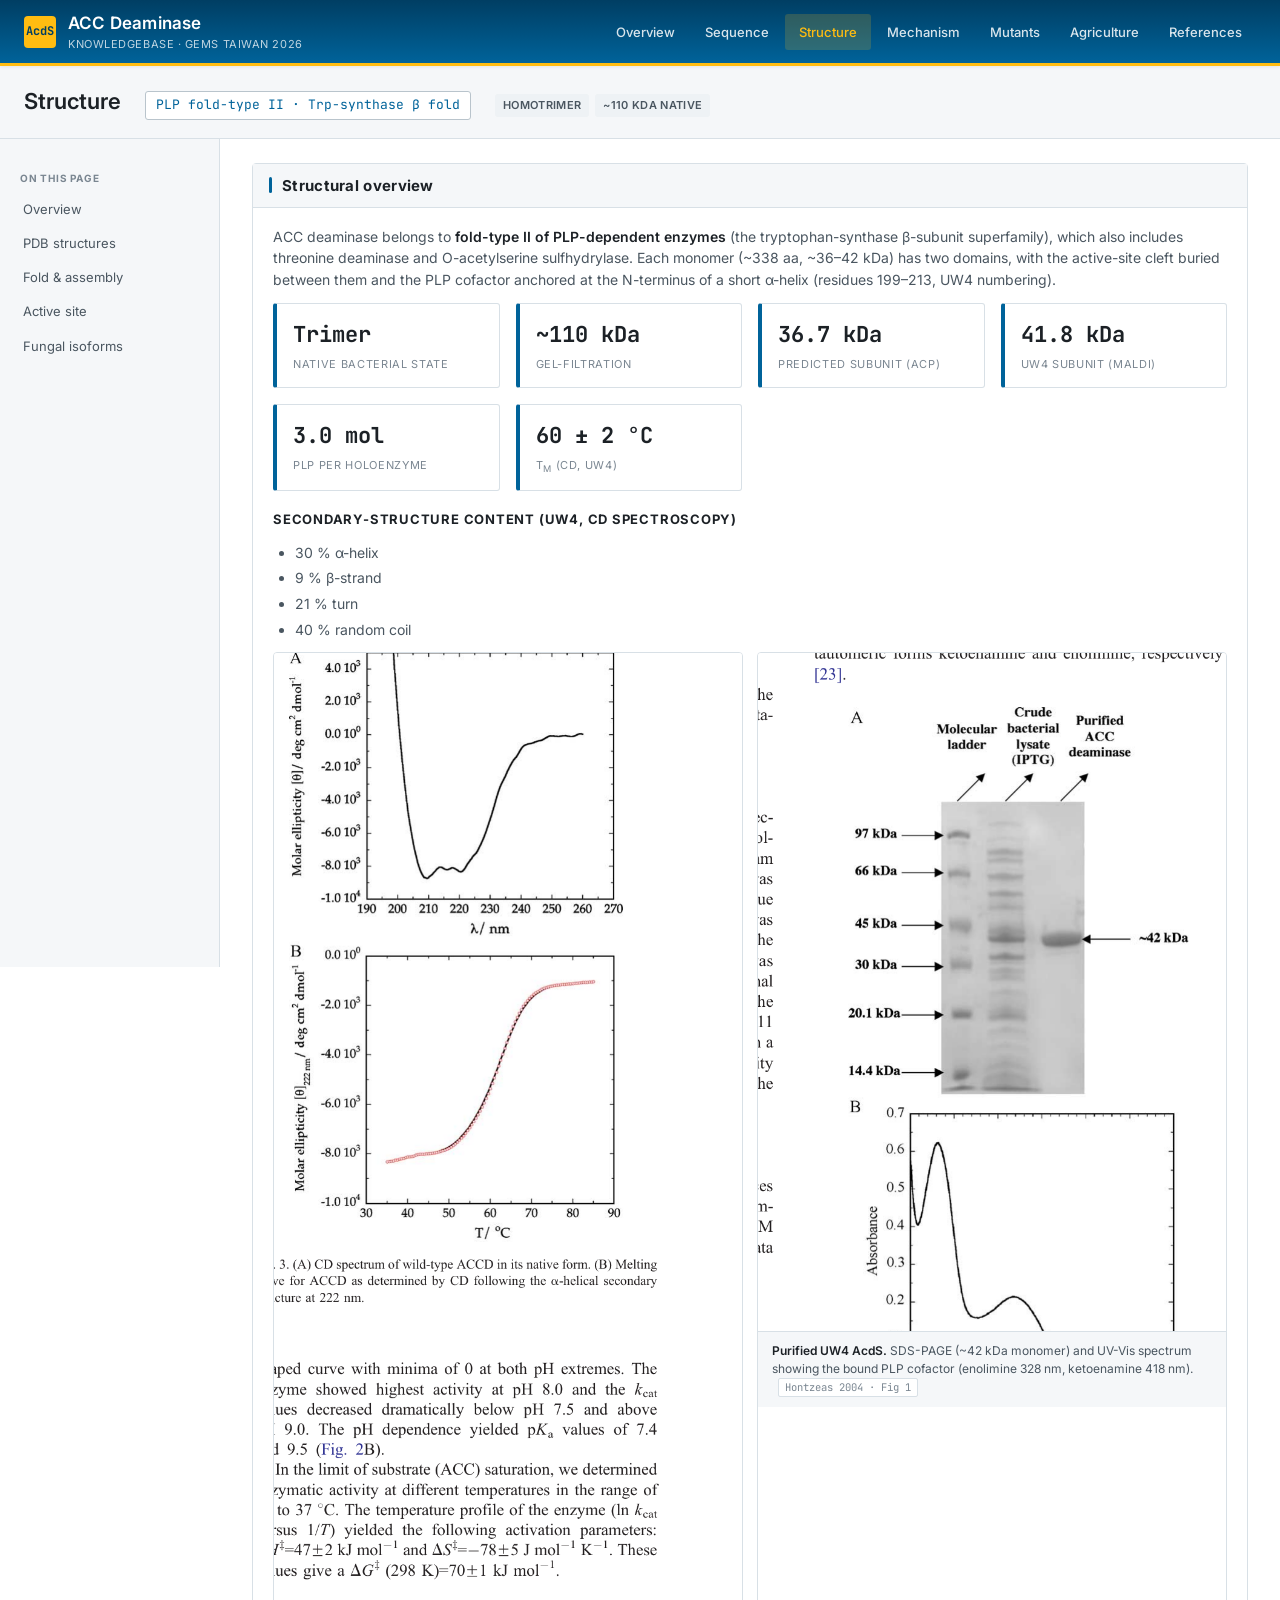
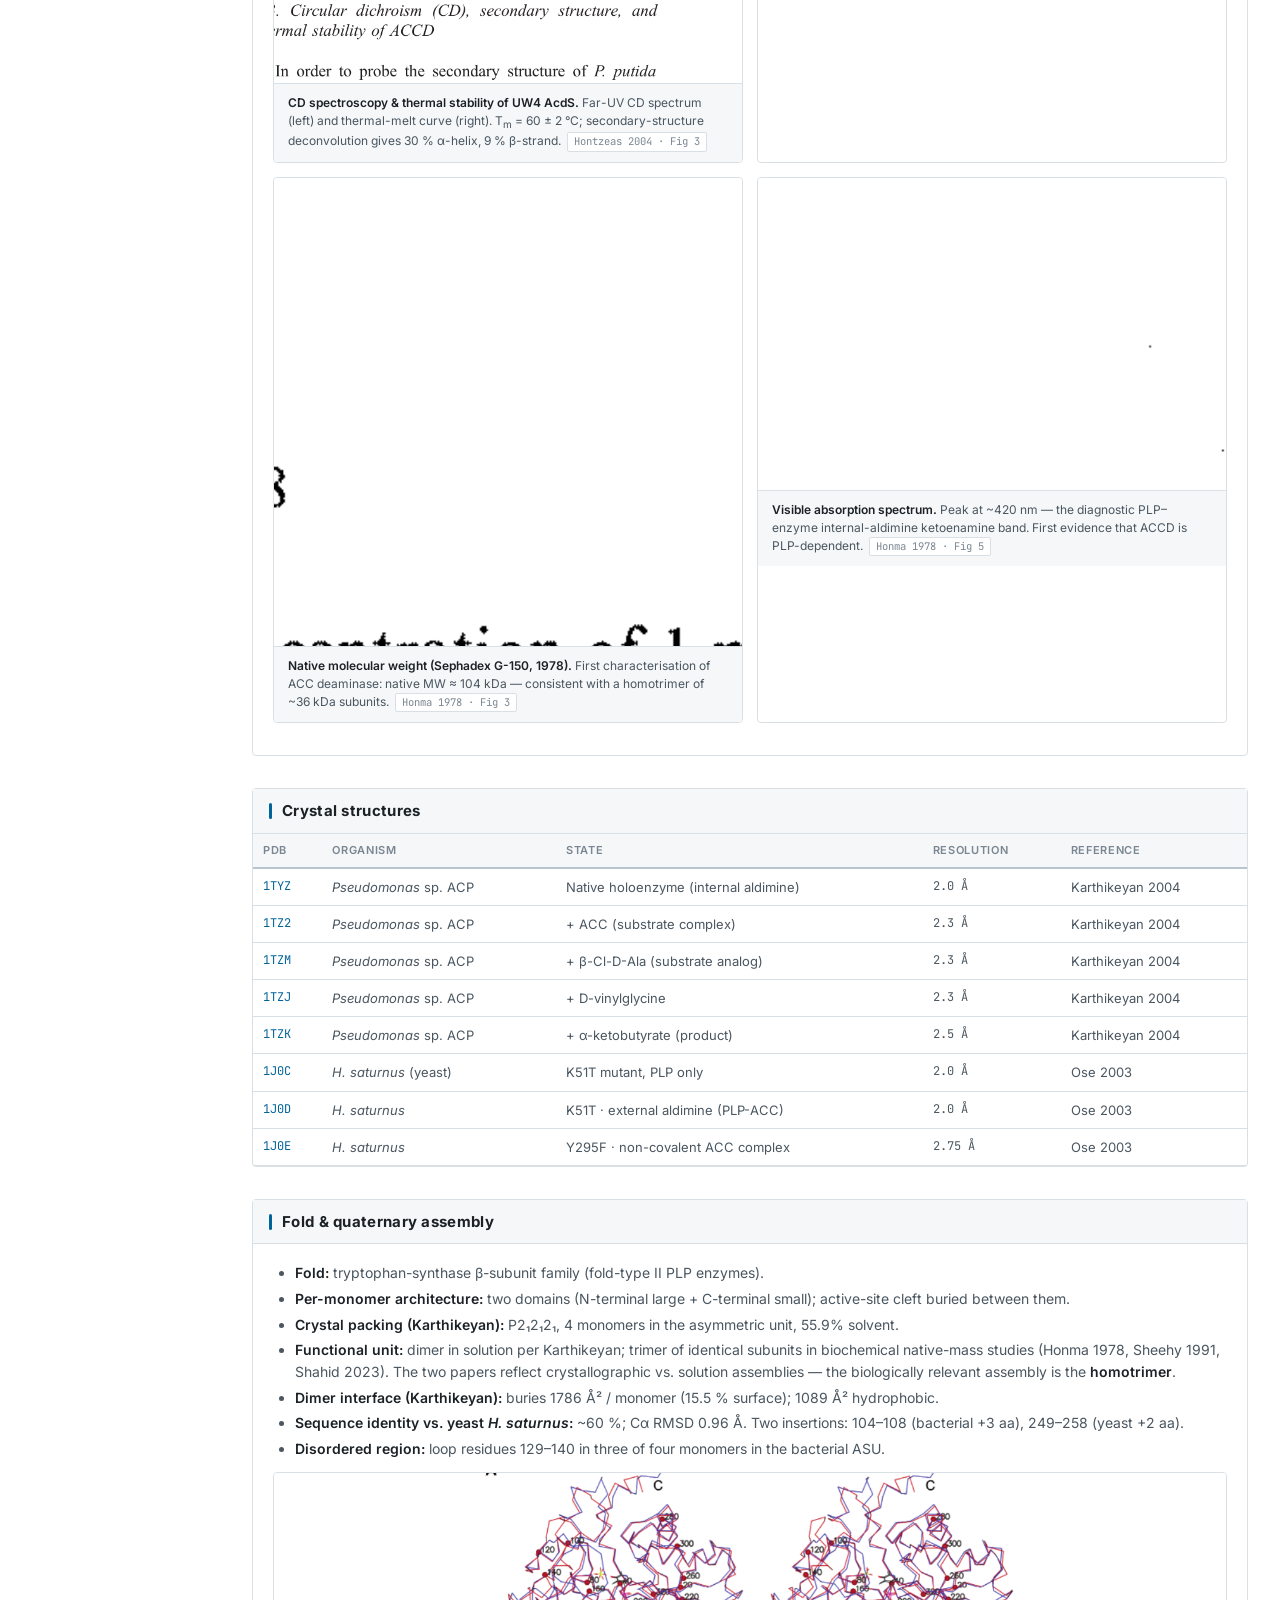
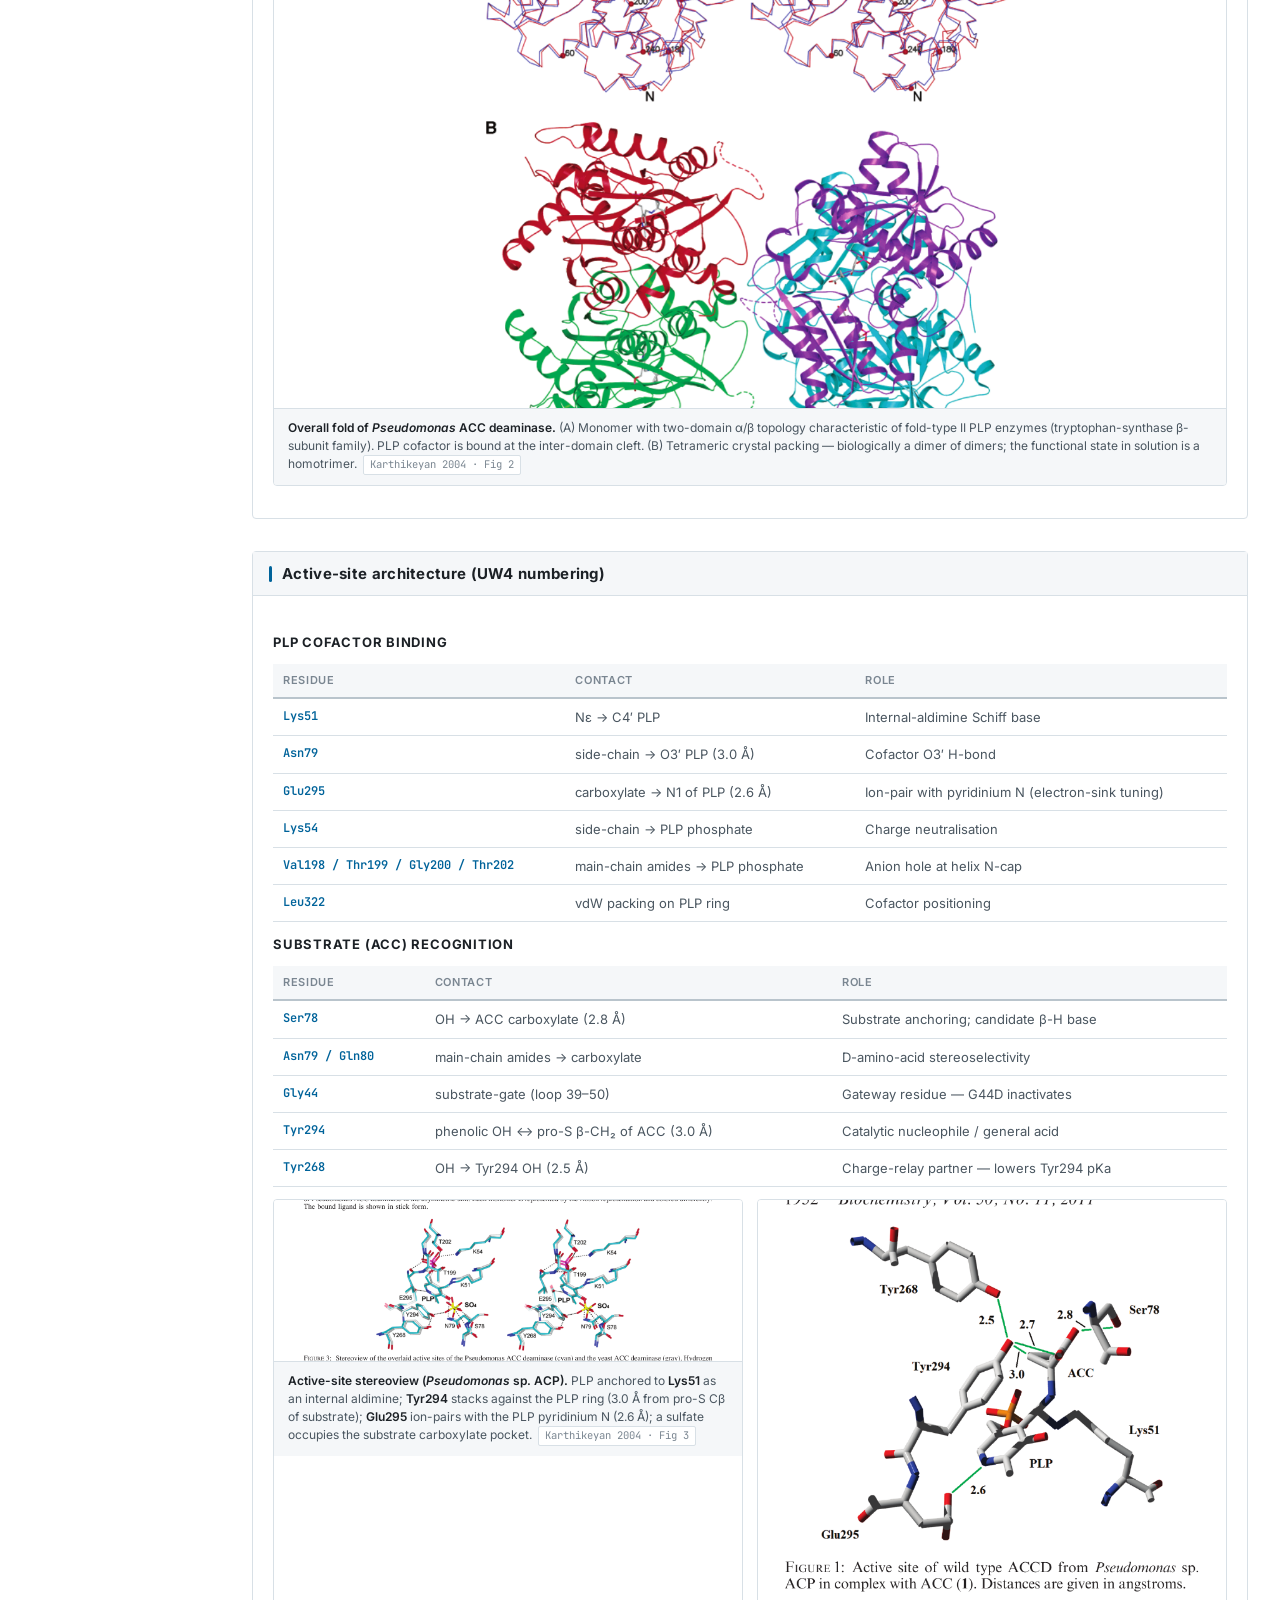
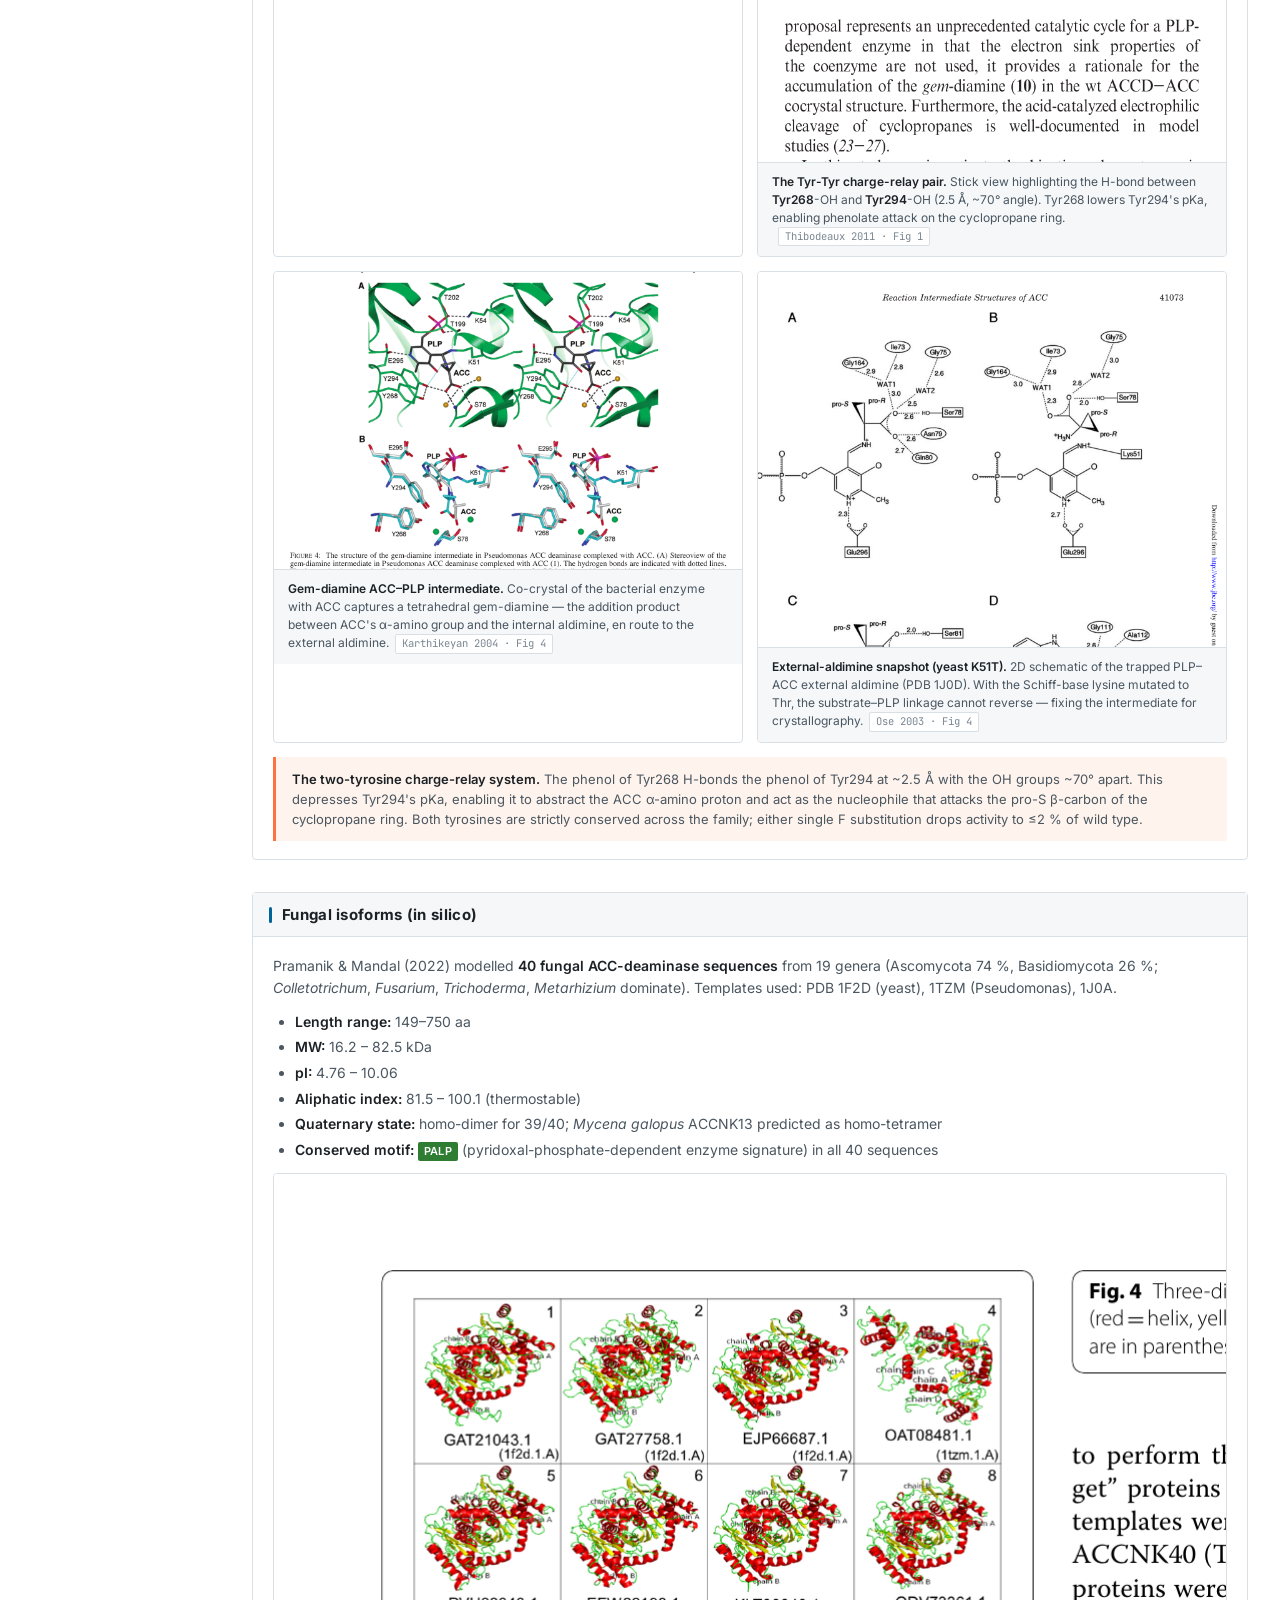
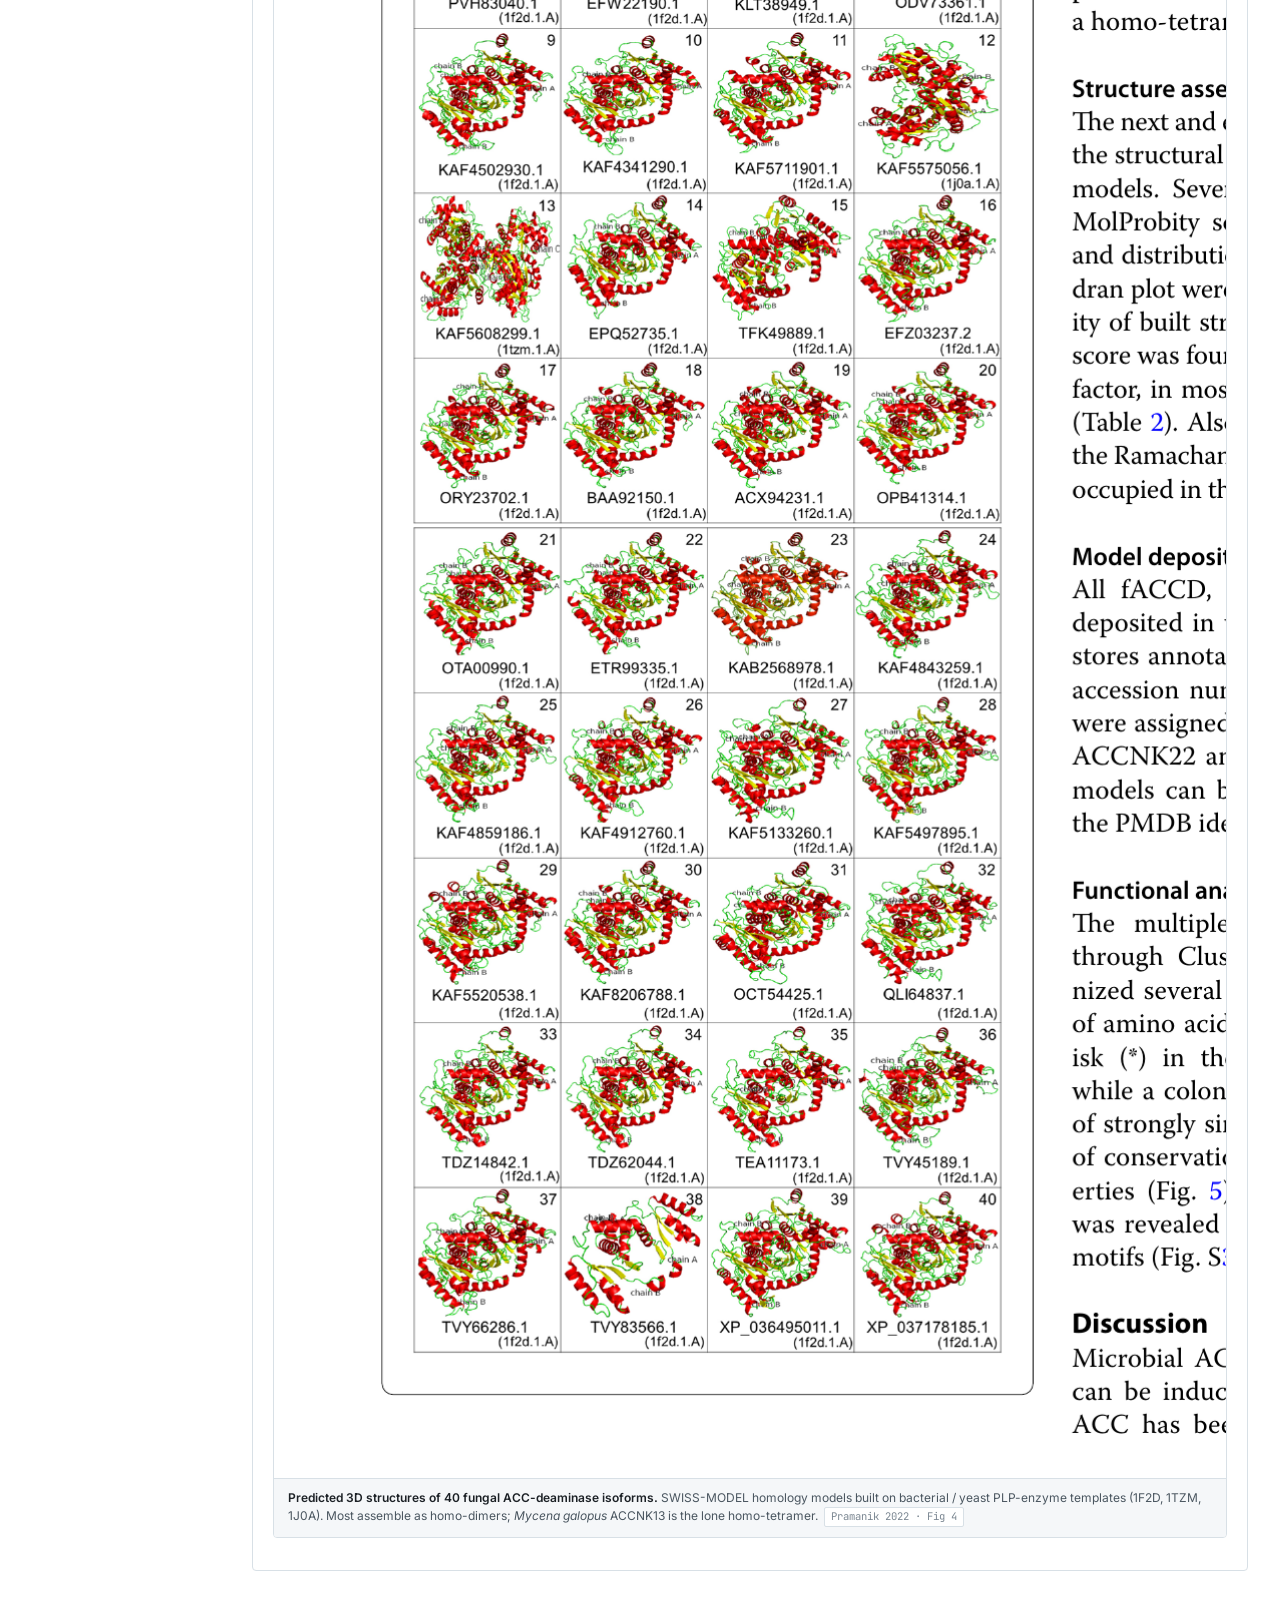
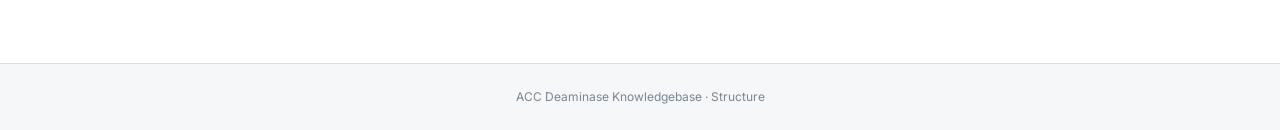
<file: structure.html>
<!DOCTYPE html>
<html lang="en">
<head>
<meta charset="UTF-8">
<meta name="viewport" content="width=device-width, initial-scale=1.0">
<title>Structure · AcdS</title>
<link href="https://fonts.googleapis.com/css2?family=Inter:wght@400;500;600;700&family=JetBrains+Mono:wght@400;500;700&display=swap" rel="stylesheet">
<link rel="stylesheet" href="css/style.css">
</head>
<body>
<header class="site-header"></header>

<div class="entry-banner">
  <div class="inner">
    <h1>Structure</h1>
    <span class="accession">PLP fold-type II · Trp-synthase β fold</span>
    <div class="badges">
      <span class="badge length">Homotrimer</span>
      <span class="badge length">~110 kDa native</span>
    </div>
  </div>
</div>

<div class="layout">
  <aside class="sidenav">
    <h4>On this page</h4>
    <a href="#overview">Overview</a>
    <a href="#pdb">PDB structures</a>
    <a href="#fold">Fold &amp; assembly</a>
    <a href="#activesite">Active site</a>
    <a href="#fungal">Fungal isoforms</a>
  </aside>

  <main class="content">

    <section class="block" id="overview">
      <h2>Structural overview</h2>
      <div class="body">
        <p>
          ACC deaminase belongs to <strong>fold-type II of PLP-dependent enzymes</strong>
          (the tryptophan-synthase β-subunit superfamily), which also includes threonine deaminase
          and O-acetylserine sulfhydrylase. Each monomer (~338 aa, ~36–42 kDa) has two domains,
          with the active-site cleft buried between them and the PLP cofactor anchored at the
          N-terminus of a short α-helix (residues 199–213, UW4 numbering).
        </p>

        <div class="stat-grid">
          <div class="stat"><div class="v">Trimer</div><div class="l">native bacterial state</div></div>
          <div class="stat"><div class="v">~110 kDa</div><div class="l">gel-filtration</div></div>
          <div class="stat"><div class="v">36.7 kDa</div><div class="l">predicted subunit (ACP)</div></div>
          <div class="stat"><div class="v">41.8 kDa</div><div class="l">UW4 subunit (MALDI)</div></div>
          <div class="stat"><div class="v">3.0 mol</div><div class="l">PLP per holoenzyme</div></div>
          <div class="stat"><div class="v">60 ± 2 °C</div><div class="l">T<sub>m</sub> (CD, UW4)</div></div>
        </div>

        <h3>Secondary-structure content (UW4, CD spectroscopy)</h3>
        <ul>
          <li>30 % α-helix</li>
          <li>9 % β-strand</li>
          <li>21 % turn</li>
          <li>40 % random coil</li>
        </ul>

        <div class="fig-grid cols-2">
          <figure class="fig">
            <img src="figures/hontzeas2004_cd_spectrum.png" alt="CD spectrum and thermal melt of UW4 AcdS">
            <figcaption><strong>CD spectroscopy &amp; thermal stability of UW4 AcdS.</strong> Far-UV CD spectrum (left) and thermal-melt curve (right). T<sub>m</sub> = 60 ± 2 °C; secondary-structure deconvolution gives 30 % α-helix, 9 % β-strand.<span class="src">Hontzeas 2004 · Fig 3</span></figcaption>
          </figure>
          <figure class="fig">
            <img src="figures/hontzeas2004_purification.png" alt="SDS-PAGE and UV-Vis of purified UW4 AcdS">
            <figcaption><strong>Purified UW4 AcdS.</strong> SDS-PAGE (~42 kDa monomer) and UV-Vis spectrum showing the bound PLP cofactor (enolimine 328 nm, ketoenamine 418 nm).<span class="src">Hontzeas 2004 · Fig 1</span></figcaption>
          </figure>
          <figure class="fig">
            <img src="figures/honma1978_mw_estimation.png" alt="Sephadex G-150 MW estimation">
            <figcaption><strong>Native molecular weight (Sephadex G-150, 1978).</strong> First characterisation of ACC deaminase: native MW ≈ 104 kDa — consistent with a homotrimer of ~36 kDa subunits.<span class="src">Honma 1978 · Fig 3</span></figcaption>
          </figure>
          <figure class="fig">
            <img src="figures/honma1978_abs_spectrum.png" alt="UV-Vis absorption spectrum">
            <figcaption><strong>Visible absorption spectrum.</strong> Peak at ~420 nm — the diagnostic PLP–enzyme internal-aldimine ketoenamine band. First evidence that ACCD is PLP-dependent.<span class="src">Honma 1978 · Fig 5</span></figcaption>
          </figure>
        </div>
      </div>
    </section>

    <section class="block" id="pdb">
      <h2>Crystal structures</h2>
      <div class="body" style="padding: 0;">
        <table class="data">
          <thead>
            <tr>
              <th>PDB</th><th>Organism</th><th>State</th><th>Resolution</th><th>Reference</th>
            </tr>
          </thead>
          <tbody>
            <tr><td class="mono"><a href="https://www.rcsb.org/structure/1TYZ" target="_blank">1TYZ</a></td>
                <td><em>Pseudomonas</em> sp. ACP</td>
                <td>Native holoenzyme (internal aldimine)</td>
                <td class="mono">2.0 Å</td>
                <td>Karthikeyan 2004</td></tr>
            <tr><td class="mono"><a href="https://www.rcsb.org/structure/1TZ2" target="_blank">1TZ2</a></td>
                <td><em>Pseudomonas</em> sp. ACP</td>
                <td>+ ACC (substrate complex)</td>
                <td class="mono">2.3 Å</td>
                <td>Karthikeyan 2004</td></tr>
            <tr><td class="mono"><a href="https://www.rcsb.org/structure/1TZM" target="_blank">1TZM</a></td>
                <td><em>Pseudomonas</em> sp. ACP</td>
                <td>+ β-Cl-D-Ala (substrate analog)</td>
                <td class="mono">2.3 Å</td>
                <td>Karthikeyan 2004</td></tr>
            <tr><td class="mono"><a href="https://www.rcsb.org/structure/1TZJ" target="_blank">1TZJ</a></td>
                <td><em>Pseudomonas</em> sp. ACP</td>
                <td>+ D-vinylglycine</td>
                <td class="mono">2.3 Å</td>
                <td>Karthikeyan 2004</td></tr>
            <tr><td class="mono"><a href="https://www.rcsb.org/structure/1TZK" target="_blank">1TZK</a></td>
                <td><em>Pseudomonas</em> sp. ACP</td>
                <td>+ α-ketobutyrate (product)</td>
                <td class="mono">2.5 Å</td>
                <td>Karthikeyan 2004</td></tr>
            <tr><td class="mono"><a href="https://www.rcsb.org/structure/1J0C" target="_blank">1J0C</a></td>
                <td><em>H. saturnus</em> (yeast)</td>
                <td>K51T mutant, PLP only</td>
                <td class="mono">2.0 Å</td>
                <td>Ose 2003</td></tr>
            <tr><td class="mono"><a href="https://www.rcsb.org/structure/1J0D" target="_blank">1J0D</a></td>
                <td><em>H. saturnus</em></td>
                <td>K51T · external aldimine (PLP-ACC)</td>
                <td class="mono">2.0 Å</td>
                <td>Ose 2003</td></tr>
            <tr><td class="mono"><a href="https://www.rcsb.org/structure/1J0E" target="_blank">1J0E</a></td>
                <td><em>H. saturnus</em></td>
                <td>Y295F · non-covalent ACC complex</td>
                <td class="mono">2.75 Å</td>
                <td>Ose 2003</td></tr>
          </tbody>
        </table>
      </div>
    </section>

    <section class="block" id="fold">
      <h2>Fold &amp; quaternary assembly</h2>
      <div class="body">
        <ul>
          <li><strong>Fold:</strong> tryptophan-synthase β-subunit family (fold-type II PLP enzymes).</li>
          <li><strong>Per-monomer architecture:</strong> two domains (N-terminal large + C-terminal small); active-site cleft buried between them.</li>
          <li><strong>Crystal packing (Karthikeyan):</strong> P2₁2₁2₁, 4 monomers in the asymmetric unit, 55.9% solvent.</li>
          <li><strong>Functional unit:</strong> dimer in solution per Karthikeyan; trimer of identical subunits in biochemical native-mass studies (Honma 1978, Sheehy 1991, Shahid 2023). The two papers reflect crystallographic vs. solution assemblies — the biologically relevant assembly is the <strong>homotrimer</strong>.</li>
          <li><strong>Dimer interface (Karthikeyan):</strong> buries 1786 Å² / monomer (15.5 % surface); 1089 Å² hydrophobic.</li>
          <li><strong>Sequence identity vs. yeast <em>H. saturnus</em>:</strong> ~60 %; Cα RMSD 0.96 Å. Two insertions: 104–108 (bacterial +3 aa), 249–258 (yeast +2 aa).</li>
          <li><strong>Disordered region:</strong> loop residues 129–140 in three of four monomers in the bacterial ASU.</li>
        </ul>

        <figure class="fig">
          <img src="figures/karthikeyan2004_overall_fold.png" alt="Overall fold of Pseudomonas ACCD">
          <figcaption><strong>Overall fold of <em>Pseudomonas</em> ACC deaminase.</strong> (A) Monomer with two-domain α/β topology characteristic of fold-type II PLP enzymes (tryptophan-synthase β-subunit family). PLP cofactor is bound at the inter-domain cleft. (B) Tetrameric crystal packing — biologically a dimer of dimers; the functional state in solution is a homotrimer.<span class="src">Karthikeyan 2004 · Fig 2</span></figcaption>
        </figure>
      </div>
    </section>

    <section class="block" id="activesite">
      <h2>Active-site architecture (UW4 numbering)</h2>
      <div class="body">
        <h3>PLP cofactor binding</h3>
        <table class="data">
          <thead><tr><th>Residue</th><th>Contact</th><th>Role</th></tr></thead>
          <tbody>
            <tr><td class="mono"><span class="pos">Lys51</span></td><td>Nε → C4′ PLP</td><td>Internal-aldimine Schiff base</td></tr>
            <tr><td class="mono"><span class="pos">Asn79</span></td><td>side-chain → O3′ PLP (3.0 Å)</td><td>Cofactor O3′ H-bond</td></tr>
            <tr><td class="mono"><span class="pos">Glu295</span></td><td>carboxylate → N1 of PLP (2.6 Å)</td><td>Ion-pair with pyridinium N (electron-sink tuning)</td></tr>
            <tr><td class="mono"><span class="pos">Lys54</span></td><td>side-chain → PLP phosphate</td><td>Charge neutralisation</td></tr>
            <tr><td class="mono"><span class="pos">Val198 / Thr199 / Gly200 / Thr202</span></td><td>main-chain amides → PLP phosphate</td><td>Anion hole at helix N-cap</td></tr>
            <tr><td class="mono"><span class="pos">Leu322</span></td><td>vdW packing on PLP ring</td><td>Cofactor positioning</td></tr>
          </tbody>
        </table>

        <h3>Substrate (ACC) recognition</h3>
        <table class="data">
          <thead><tr><th>Residue</th><th>Contact</th><th>Role</th></tr></thead>
          <tbody>
            <tr><td class="mono"><span class="pos">Ser78</span></td><td>OH → ACC carboxylate (2.8 Å)</td><td>Substrate anchoring; candidate β-H base</td></tr>
            <tr><td class="mono"><span class="pos">Asn79 / Gln80</span></td><td>main-chain amides → carboxylate</td><td>D-amino-acid stereoselectivity</td></tr>
            <tr><td class="mono"><span class="pos">Gly44</span></td><td>substrate-gate (loop 39–50)</td><td>Gateway residue — G44D inactivates</td></tr>
            <tr><td class="mono"><span class="pos">Tyr294</span></td><td>phenolic OH ↔ pro-S β-CH₂ of ACC (3.0 Å)</td><td>Catalytic nucleophile / general acid</td></tr>
            <tr><td class="mono"><span class="pos">Tyr268</span></td><td>OH → Tyr294 OH (2.5 Å)</td><td>Charge-relay partner — lowers Tyr294 pKa</td></tr>
          </tbody>
        </table>

        <div class="fig-grid cols-2">
          <figure class="fig">
            <img src="figures/karthikeyan2004_active_site.png" alt="Active site stereoview">
            <figcaption><strong>Active-site stereoview (<em>Pseudomonas</em> sp. ACP).</strong> PLP anchored to <strong>Lys51</strong> as an internal aldimine; <strong>Tyr294</strong> stacks against the PLP ring (3.0 Å from pro-S Cβ of substrate); <strong>Glu295</strong> ion-pairs with the PLP pyridinium N (2.6 Å); a sulfate occupies the substrate carboxylate pocket.<span class="src">Karthikeyan 2004 · Fig 3</span></figcaption>
          </figure>
          <figure class="fig">
            <img src="figures/thibodeaux2011_active_site.png" alt="Active site stick model with Y268-Y294 relay">
            <figcaption><strong>The Tyr-Tyr charge-relay pair.</strong> Stick view highlighting the H-bond between <strong>Tyr268</strong>-OH and <strong>Tyr294</strong>-OH (2.5 Å, ~70° angle). Tyr268 lowers Tyr294's pKa, enabling phenolate attack on the cyclopropane ring.<span class="src">Thibodeaux 2011 · Fig 1</span></figcaption>
          </figure>
          <figure class="fig">
            <img src="figures/karthikeyan2004_gem_diamine.png" alt="Gem-diamine ACC-PLP complex">
            <figcaption><strong>Gem-diamine ACC–PLP intermediate.</strong> Co-crystal of the bacterial enzyme with ACC captures a tetrahedral gem-diamine — the addition product between ACC's α-amino group and the internal aldimine, en route to the external aldimine.<span class="src">Karthikeyan 2004 · Fig 4</span></figcaption>
          </figure>
          <figure class="fig">
            <img src="figures/ose2003_external_aldimine.png" alt="K51T external aldimine schematic">
            <figcaption><strong>External-aldimine snapshot (yeast K51T).</strong> 2D schematic of the trapped PLP–ACC external aldimine (PDB 1J0D). With the Schiff-base lysine mutated to Thr, the substrate–PLP linkage cannot reverse — fixing the intermediate for crystallography.<span class="src">Ose 2003 · Fig 4</span></figcaption>
          </figure>
        </div>

        <div class="callout warn" style="margin-top: 14px;">
          <strong>The two-tyrosine charge-relay system.</strong> The phenol of Tyr268 H-bonds the
          phenol of Tyr294 at ~2.5 Å with the OH groups ~70° apart. This depresses Tyr294's pKa,
          enabling it to abstract the ACC α-amino proton and act as the nucleophile that attacks
          the pro-S β-carbon of the cyclopropane ring. Both tyrosines are strictly conserved
          across the family; either single F substitution drops activity to ≤2 % of wild type.
        </div>
      </div>
    </section>

    <section class="block" id="fungal">
      <h2>Fungal isoforms (in silico)</h2>
      <div class="body">
        <p>
          Pramanik &amp; Mandal (2022) modelled <strong>40 fungal ACC-deaminase sequences</strong> from
          19 genera (Ascomycota 74 %, Basidiomycota 26 %; <em>Colletotrichum</em>, <em>Fusarium</em>,
          <em>Trichoderma</em>, <em>Metarhizium</em> dominate). Templates used: PDB 1F2D (yeast),
          1TZM (Pseudomonas), 1J0A.
        </p>
        <ul>
          <li><strong>Length range:</strong> 149–750 aa</li>
          <li><strong>MW:</strong> 16.2 – 82.5 kDa</li>
          <li><strong>pI:</strong> 4.76 – 10.06</li>
          <li><strong>Aliphatic index:</strong> 81.5 – 100.1 (thermostable)</li>
          <li><strong>Quaternary state:</strong> homo-dimer for 39/40; <em>Mycena galopus</em> ACCNK13 predicted as homo-tetramer</li>
          <li><strong>Conserved motif:</strong> <span class="feat motif">PALP</span> (pyridoxal-phosphate-dependent enzyme signature) in all 40 sequences</li>
        </ul>

        <figure class="fig">
          <img src="figures/pramanik2022_3d_models.png" alt="3D homology models of 40 fungal ACCDs">
          <figcaption><strong>Predicted 3D structures of 40 fungal ACC-deaminase isoforms.</strong> SWISS-MODEL homology models built on bacterial / yeast PLP-enzyme templates (1F2D, 1TZM, 1J0A). Most assemble as homo-dimers; <em>Mycena galopus</em> ACCNK13 is the lone homo-tetramer.<span class="src">Pramanik 2022 · Fig 4</span></figcaption>
        </figure>
      </div>
    </section>

  </main>
</div>

<footer class="site-footer">ACC Deaminase Knowledgebase · Structure</footer>
<script src="js/nav.js"></script>
<script src="js/lightbox.js"></script>
</body>
</html>
</file>
<file: css/style.css>
/* ============================================================
   ACC Deaminase Knowledgebase — UniProt-inspired styling
   ============================================================ */

:root {
  --bg: #ffffff;
  --bg-alt: #f5f7f9;
  --bg-shade: #eef2f5;
  --border: #d8e0e6;
  --border-strong: #b9c4cc;
  --text: #1c2126;
  --text-soft: #4a5660;
  --text-mute: #7a8691;
  --link: #00639a;
  --link-hover: #003e63;
  --header-bg: #003e63;
  --header-bg-2: #00639a;

  /* Feature/annotation colors (matching UniProt feature palette) */
  --feat-active: #ff7043;     /* active site (orange) */
  --feat-binding: #2e7dd7;    /* binding site (blue) */
  --feat-modres: #c62828;     /* modified residue (red, PLP) */
  --feat-mutagen: #7b1fa2;    /* mutagenesis (purple) */
  --feat-motif: #2e7d32;      /* motif/region (green) */
  --feat-domain: #f9a825;     /* domain (yellow) */

  --mono: 'JetBrains Mono', 'Roboto Mono', 'SF Mono', Consolas, monospace;
  --sans: 'Inter', -apple-system, 'Segoe UI', Helvetica, Arial, sans-serif;
}

* { box-sizing: border-box; margin: 0; padding: 0; }

html { scroll-behavior: smooth; scroll-padding-top: 72px; }

body {
  font-family: var(--sans);
  font-size: 14px;
  line-height: 1.55;
  color: var(--text);
  background: var(--bg);
}

a { color: var(--link); text-decoration: none; }
a:hover { color: var(--link-hover); text-decoration: underline; }

/* ===== TOP HEADER ===== */
header.site-header {
  background: linear-gradient(180deg, var(--header-bg) 0%, var(--header-bg-2) 100%);
  color: #fff;
  border-bottom: 3px solid #ffbc11;
  position: sticky;
  top: 0;
  z-index: 100;
  box-shadow: 0 1px 4px rgba(0,0,0,0.08);
}
.header-row {
  max-width: 1400px; margin: 0 auto;
  padding: 10px 24px;
  display: flex; justify-content: space-between; align-items: center;
  gap: 24px;
}
.brand {
  display: flex; align-items: center; gap: 12px;
  font-size: 17px; font-weight: 600; letter-spacing: 0.2px;
  color: #fff;
}
.brand:hover { text-decoration: none; color: #ffbc11; }
.brand .logo {
  width: 32px; height: 32px; border-radius: 4px;
  background: #ffbc11; color: var(--header-bg);
  display: grid; place-items: center;
  font-family: var(--mono); font-weight: 700; font-size: 12px;
}
.brand small {
  display: block; font-size: 11px; font-weight: 400;
  opacity: 0.75; letter-spacing: 0.05em; text-transform: uppercase;
}
nav.primary { display: flex; gap: 2px; flex-wrap: wrap; }
nav.primary a {
  color: rgba(255,255,255,0.85);
  font-size: 13px; font-weight: 500;
  padding: 8px 14px; border-radius: 3px;
  transition: background 0.15s, color 0.15s;
}
nav.primary a:hover { background: rgba(255,255,255,0.12); color: #fff; text-decoration: none; }
nav.primary a.active { background: rgba(255,188,17,0.18); color: #ffbc11; }

/* ===== ENTRY BANNER (UniProt-style protein header) ===== */
.entry-banner {
  background: var(--bg-alt);
  border-bottom: 1px solid var(--border);
  padding: 18px 24px;
}
.entry-banner .inner {
  max-width: 1400px; margin: 0 auto;
  display: flex; flex-wrap: wrap; gap: 24px; align-items: baseline;
}
.entry-banner h1 {
  font-size: 22px; font-weight: 600; color: var(--text);
}
.entry-banner h1 .italic { font-style: italic; }
.entry-banner .accession {
  font-family: var(--mono); font-size: 13px;
  background: #fff; border: 1px solid var(--border-strong);
  padding: 3px 10px; border-radius: 3px;
  color: var(--link);
}
.entry-banner .badges { display: flex; gap: 6px; flex-wrap: wrap; }
.badge {
  display: inline-block;
  font-size: 11px; font-weight: 600;
  padding: 3px 8px; border-radius: 3px;
  letter-spacing: 0.03em;
  text-transform: uppercase;
}
.badge.reviewed { background: #ffd54f; color: #4a3500; }
.badge.ec       { background: #e3f2fd; color: #00639a; border: 1px solid #b3d9f0; }
.badge.length   { background: var(--bg-shade); color: var(--text-soft); }
.badge.organism { background: #f3e5f5; color: #6a1b9a; font-style: italic; text-transform: none; }

/* ===== LAYOUT ===== */
.layout {
  max-width: 1400px; margin: 0 auto;
  display: grid; grid-template-columns: 220px 1fr;
  gap: 0;
}
aside.sidenav {
  border-right: 1px solid var(--border);
  background: var(--bg-alt);
  padding: 20px 0;
  position: sticky;
  top: 72px;
  align-self: start;
  height: calc(100vh - 72px);
  overflow-y: auto;
}
aside.sidenav h4 {
  font-size: 10px; font-weight: 700; text-transform: uppercase;
  letter-spacing: 0.08em; color: var(--text-mute);
  padding: 12px 20px 6px;
}
aside.sidenav a {
  display: block;
  padding: 7px 20px;
  font-size: 13px; color: var(--text-soft);
  border-left: 3px solid transparent;
}
aside.sidenav a:hover { background: var(--bg-shade); text-decoration: none; color: var(--text); }
aside.sidenav a.active { border-left-color: var(--link); color: var(--link); font-weight: 600; background: #fff; }

main.content { padding: 24px 32px 60px; min-width: 0; }

/* ===== SECTIONS ===== */
section.block {
  margin-bottom: 32px;
  border: 1px solid var(--border);
  border-radius: 4px;
  background: #fff;
}
section.block > h2 {
  font-size: 15px; font-weight: 700;
  background: var(--bg-alt);
  border-bottom: 1px solid var(--border);
  padding: 10px 16px;
  color: var(--text);
  letter-spacing: 0.02em;
  display: flex; align-items: center; gap: 10px;
}
section.block > h2::before {
  content: ''; width: 3px; height: 16px; background: var(--link); border-radius: 2px;
}
section.block .body { padding: 18px 20px; }
section.block .body > * + * { margin-top: 12px; }
section.block h3 {
  font-size: 13px; font-weight: 700; color: var(--text);
  text-transform: uppercase; letter-spacing: 0.06em;
  margin-top: 18px;
}
section.block p { color: var(--text-soft); }
section.block ul, section.block ol { margin-left: 22px; color: var(--text-soft); }
section.block li { margin-bottom: 4px; }
section.block strong { color: var(--text); font-weight: 600; }

/* ===== TABLES ===== */
table.data {
  width: 100%; border-collapse: collapse;
  font-size: 13px;
}
table.data th {
  text-align: left; font-weight: 600; font-size: 11px;
  text-transform: uppercase; letter-spacing: 0.06em;
  color: var(--text-mute);
  background: var(--bg-alt);
  padding: 8px 10px;
  border-bottom: 2px solid var(--border-strong);
}
table.data td {
  padding: 8px 10px;
  border-bottom: 1px solid var(--border);
  color: var(--text-soft);
  vertical-align: top;
}
table.data tr:hover td { background: #fafcfd; }
table.data td.mono, table.data th.mono { font-family: var(--mono); font-size: 12px; }
table.data td .pos { font-family: var(--mono); color: var(--link); font-weight: 600; }

/* ===== FEATURE PILL ===== */
.feat {
  display: inline-block; padding: 1px 6px;
  font-size: 11px; font-weight: 600;
  border-radius: 2px; color: #fff;
  font-family: var(--sans);
  letter-spacing: 0.02em;
}
.feat.active   { background: var(--feat-active); }
.feat.binding  { background: var(--feat-binding); }
.feat.modres   { background: var(--feat-modres); }
.feat.mutagen  { background: var(--feat-mutagen); }
.feat.motif    { background: var(--feat-motif); }
.feat.domain   { background: var(--feat-domain); color: #4a3500; }

/* ===== SEQUENCE VIEWER ===== */
.seq-controls {
  display: flex; flex-wrap: wrap; gap: 8px;
  padding: 12px 16px;
  background: var(--bg-alt);
  border-bottom: 1px solid var(--border);
  font-size: 12px;
}
.seq-controls button {
  font-family: var(--sans); font-size: 12px;
  border: 1px solid var(--border-strong);
  background: #fff; color: var(--text-soft);
  padding: 4px 10px; border-radius: 3px;
  cursor: pointer; display: flex; align-items: center; gap: 6px;
}
.seq-controls button:hover { background: var(--bg-shade); }
.seq-controls button.on { background: var(--link); color: #fff; border-color: var(--link); }
.seq-controls .swatch {
  display: inline-block; width: 10px; height: 10px; border-radius: 2px;
}

.seq-track-legend {
  padding: 8px 16px; font-size: 11px; color: var(--text-mute);
  border-bottom: 1px solid var(--border);
  display: flex; gap: 16px; flex-wrap: wrap;
}
.seq-track-legend span { display: flex; align-items: center; gap: 4px; }

.sequence-display {
  font-family: var(--mono);
  font-size: 13px; line-height: 1.9;
  letter-spacing: 0.05em;
  padding: 18px 16px;
  background: #fff;
  overflow-x: auto;
  white-space: nowrap;
}
.seq-row { display: flex; gap: 14px; align-items: baseline; }
.seq-row .seq-num {
  display: inline-block; width: 42px;
  text-align: right; color: var(--text-mute);
  font-size: 11px; user-select: none;
}
.seq-row .seq-chunk { display: inline-flex; gap: 8px; }
.seq-row .seq-chunk span.aa {
  position: relative;
  display: inline-block; width: 12px; text-align: center;
  cursor: default; color: var(--text);
  transition: background 0.1s;
}
.seq-row .seq-chunk span.aa.feat-active   { background: var(--feat-active); color: #fff; font-weight: 700; }
.seq-row .seq-chunk span.aa.feat-binding  { background: var(--feat-binding); color: #fff; font-weight: 700; }
.seq-row .seq-chunk span.aa.feat-modres   { background: var(--feat-modres); color: #fff; font-weight: 700; }
.seq-row .seq-chunk span.aa.feat-mutagen  { outline: 2px solid var(--feat-mutagen); outline-offset: -2px; font-weight: 700; }
.seq-row .seq-chunk span.aa.feat-motif    { background: rgba(46,125,50,0.18); }

.seq-row .seq-chunk span.aa:hover { background: #ffe082; color: var(--text); z-index: 2; }
.seq-row .seq-chunk span.aa:hover::after {
  content: attr(data-tip);
  position: absolute; bottom: 130%; left: 50%; transform: translateX(-50%);
  background: var(--text); color: #fff;
  padding: 4px 8px; border-radius: 3px;
  font-family: var(--sans); font-size: 11px;
  white-space: nowrap; z-index: 99;
  letter-spacing: 0;
  pointer-events: none;
}

/* ===== MECHANISM CARDS ===== */
.steps {
  display: grid; gap: 12px;
  grid-template-columns: repeat(auto-fit, minmax(260px, 1fr));
  margin-top: 8px;
}
.step-card {
  background: var(--bg-alt); border: 1px solid var(--border);
  border-radius: 4px; padding: 14px;
  position: relative;
}
.step-card .n {
  position: absolute; top: -10px; left: 12px;
  background: var(--link); color: #fff;
  font-family: var(--mono); font-size: 12px; font-weight: 700;
  padding: 2px 8px; border-radius: 2px;
}
.step-card h4 { font-size: 13px; font-weight: 700; margin: 6px 0 6px; color: var(--text); }
.step-card p  { font-size: 12.5px; color: var(--text-soft); }

/* ===== INFO CARDS / KEY-VALUE ===== */
.kv-grid {
  display: grid; grid-template-columns: 180px 1fr;
  gap: 6px 16px;
  font-size: 13px;
}
.kv-grid dt { color: var(--text-mute); font-weight: 500; }
.kv-grid dd { color: var(--text); font-family: var(--mono); font-size: 12.5px; }

/* ===== HERO STATS ===== */
.stat-grid {
  display: grid; grid-template-columns: repeat(auto-fit, minmax(180px,1fr));
  gap: 16px; margin: 18px 0;
}
.stat {
  background: #fff; border: 1px solid var(--border);
  border-left: 4px solid var(--link);
  padding: 14px 16px; border-radius: 3px;
}
.stat .v {
  font-family: var(--mono); font-size: 22px; font-weight: 700;
  color: var(--text);
}
.stat .l {
  font-size: 11px; text-transform: uppercase; letter-spacing: 0.06em;
  color: var(--text-mute); margin-top: 4px;
}

/* ===== FOOTER ===== */
footer.site-footer {
  border-top: 1px solid var(--border);
  background: var(--bg-alt);
  padding: 24px;
  font-size: 12px; color: var(--text-mute);
  text-align: center;
}

/* ===== ALERTS/CALLOUTS ===== */
.callout {
  border-left: 3px solid var(--link);
  background: #f0f7fc;
  padding: 12px 16px; border-radius: 0 3px 3px 0;
  font-size: 13px; color: var(--text-soft);
}
.callout.warn { border-left-color: var(--feat-active); background: #fff4ed; }
.callout.note { border-left-color: var(--feat-motif); background: #f0f7ee; }

/* ===== MOBILE ===== */
@media (max-width: 900px) {
  .layout { grid-template-columns: 1fr; }
  aside.sidenav {
    position: static; height: auto; border-right: none;
    border-bottom: 1px solid var(--border); padding: 8px 0;
  }
  aside.sidenav h4 { display: none; }
  aside.sidenav { display: flex; flex-wrap: wrap; gap: 4px; padding: 8px; }
  aside.sidenav a { border-left: none; border-radius: 3px; padding: 5px 10px; }
  nav.primary { gap: 0; }
  nav.primary a { padding: 6px 10px; font-size: 12px; }
  main.content { padding: 16px; }
}

/* ===== HOME CARDS ===== */
.home-grid {
  display: grid; grid-template-columns: repeat(auto-fit, minmax(260px, 1fr));
  gap: 14px; margin-top: 18px;
}
.home-card {
  display: block; padding: 18px;
  border: 1px solid var(--border);
  border-radius: 4px;
  background: #fff;
  transition: all 0.15s;
  color: var(--text);
}
.home-card:hover {
  border-color: var(--link); transform: translateY(-1px);
  box-shadow: 0 4px 12px rgba(0,99,154,0.08);
  text-decoration: none;
}
.home-card h3 { font-size: 14px; font-weight: 700; color: var(--link); margin-bottom: 6px; }
.home-card p { font-size: 12.5px; color: var(--text-soft); }
.home-card .icon {
  font-family: var(--mono); font-size: 11px; font-weight: 700;
  color: var(--text-mute); margin-bottom: 8px;
}

/* ===== FIGURES ===== */
figure.fig {
  margin: 14px 0;
  border: 1px solid var(--border);
  border-radius: 4px;
  background: #fff;
  overflow: hidden;
}
figure.fig img {
  display: block; width: 100%; height: auto;
  background: #fafbfc;
  cursor: zoom-in;
  transition: opacity 0.15s;
}
figure.fig img:hover { opacity: 0.92; }
figure.fig figcaption {
  padding: 10px 14px;
  font-size: 12px;
  color: var(--text-soft);
  background: var(--bg-alt);
  border-top: 1px solid var(--border);
  line-height: 1.5;
}
figure.fig figcaption strong { color: var(--text); }
figure.fig figcaption .src {
  display: inline-block;
  font-family: var(--mono);
  font-size: 10.5px;
  color: var(--text-mute);
  background: #fff;
  border: 1px solid var(--border);
  padding: 1px 6px;
  border-radius: 2px;
  margin-left: 6px;
}
.fig-grid {
  display: grid;
  grid-template-columns: repeat(auto-fit, minmax(280px, 1fr));
  gap: 14px;
  margin: 14px 0;
}
.fig-grid figure.fig { margin: 0; }
.fig-grid.cols-2 { grid-template-columns: repeat(auto-fit, minmax(360px, 1fr)); }

/* Lightbox */
.lightbox {
  position: fixed; inset: 0;
  background: rgba(20,28,38,0.94);
  z-index: 1000;
  display: none;
  align-items: center; justify-content: center;
  padding: 24px;
  cursor: zoom-out;
}
.lightbox.on { display: flex; }
.lightbox img {
  max-width: 95vw; max-height: 88vh;
  border-radius: 4px;
  box-shadow: 0 8px 32px rgba(0,0,0,0.5);
}
.lightbox .caption {
  position: absolute; bottom: 20px; left: 50%; transform: translateX(-50%);
  color: #fff; font-size: 13px; max-width: 80vw;
  text-align: center; padding: 8px 16px;
  background: rgba(0,0,0,0.6); border-radius: 3px;
  line-height: 1.5;
}

/* Print */
@media print {
  header.site-header, aside.sidenav, footer.site-footer { display: none; }
  .layout { grid-template-columns: 1fr; }
}
</file>
